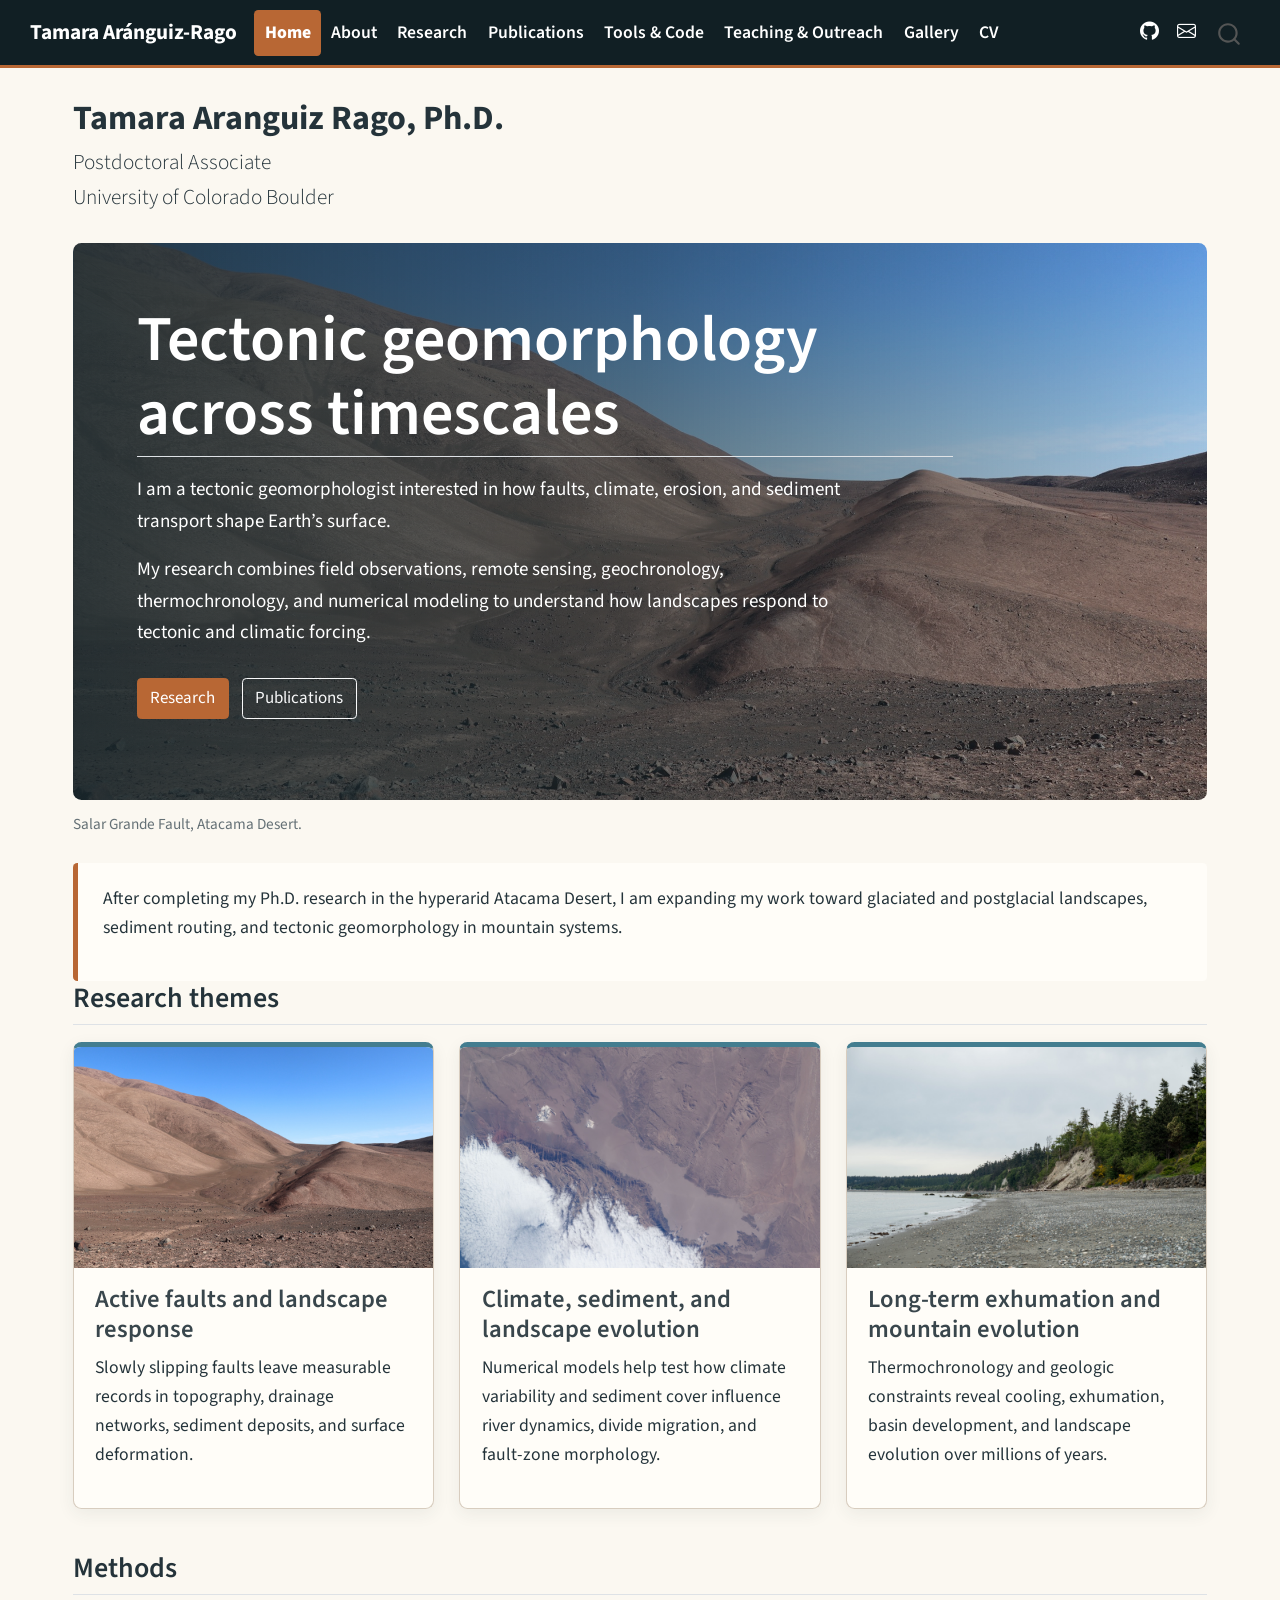
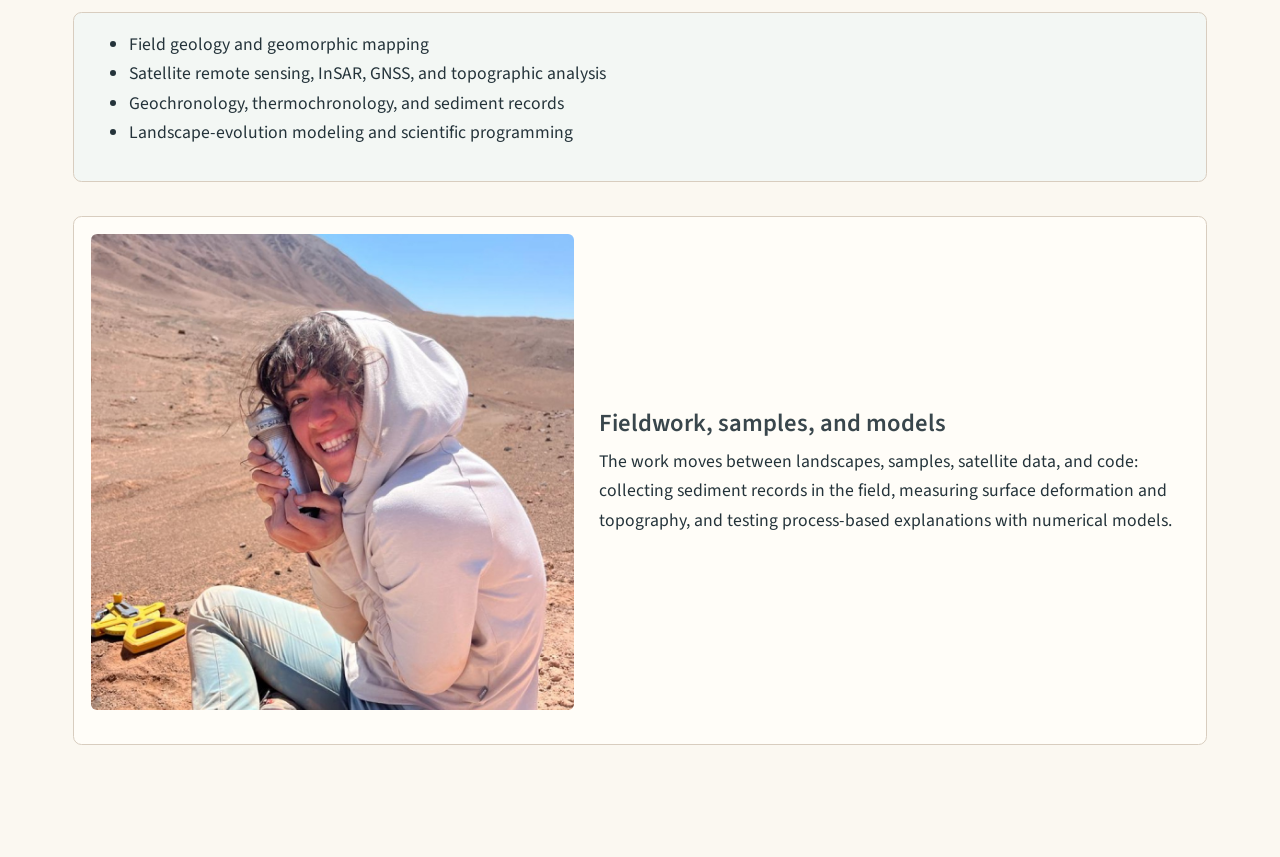
<file: docs/index.html>
<!DOCTYPE html>
<html xmlns="http://www.w3.org/1999/xhtml" lang="en" xml:lang="en"><head>

<meta charset="utf-8">
<meta name="generator" content="quarto-1.9.38">

<meta name="viewport" content="width=device-width, initial-scale=1.0, user-scalable=yes">


<title>Tamara Aranguiz Rago, Ph.D.</title>
<style>
/* Default styles provided by pandoc.
** See https://pandoc.org/MANUAL.html#variables-for-html for config info.
*/
code{white-space: pre-wrap;}
span.smallcaps{font-variant: small-caps;}
div.columns{display: flex; gap: min(4vw, 1.5em);}
div.column{flex: auto; overflow-x: auto;}
div.hanging-indent{margin-left: 1.5em; text-indent: -1.5em;}
ul.task-list{list-style: none;}
ul.task-list li input[type="checkbox"] {
  width: 0.8em;
  margin: 0 0.8em 0.2em -1em; /* quarto-specific, see https://github.com/quarto-dev/quarto-cli/issues/4556 */ 
  vertical-align: middle;
}
</style>


<script src="site_libs/quarto-nav/quarto-nav.js"></script>
<script src="site_libs/quarto-nav/headroom.min.js"></script>
<script src="site_libs/clipboard/clipboard.min.js"></script>
<script src="site_libs/quarto-search/autocomplete.umd.js"></script>
<script src="site_libs/quarto-search/fuse.min.js"></script>
<script src="site_libs/quarto-search/quarto-search.js"></script>
<meta name="quarto:offset" content="./">
<script src="site_libs/quarto-html/quarto.js" type="module"></script>
<script src="site_libs/quarto-html/tabsets/tabsets.js" type="module"></script>
<script src="site_libs/quarto-html/popper.min.js"></script>
<script src="site_libs/quarto-html/tippy.umd.min.js"></script>
<script src="site_libs/quarto-html/anchor.min.js"></script>
<link href="site_libs/quarto-html/tippy.css" rel="stylesheet">
<link href="site_libs/quarto-html/quarto-syntax-highlighting-15634bcf2e68342d4ad2dfa704d543f6.css" rel="stylesheet" id="quarto-text-highlighting-styles">
<script src="site_libs/bootstrap/bootstrap.min.js"></script>
<link href="site_libs/bootstrap/bootstrap-icons.css" rel="stylesheet">
<link href="site_libs/bootstrap/bootstrap-158031087360bce0ff56dc785ce39e06.min.css" rel="stylesheet" append-hash="true" id="quarto-bootstrap" data-mode="light">
<script id="quarto-search-options" type="application/json">{
  "location": "navbar",
  "copy-button": false,
  "collapse-after": 3,
  "panel-placement": "end",
  "type": "overlay",
  "limit": 50,
  "keyboard-shortcut": [
    "f",
    "/",
    "s"
  ],
  "show-item-context": false,
  "language": {
    "search-no-results-text": "No results",
    "search-matching-documents-text": "matching documents",
    "search-copy-link-title": "Copy link to search",
    "search-hide-matches-text": "Hide additional matches",
    "search-more-match-text": "more match in this document",
    "search-more-matches-text": "more matches in this document",
    "search-clear-button-title": "Clear",
    "search-text-placeholder": "",
    "search-detached-cancel-button-title": "Cancel",
    "search-submit-button-title": "Submit",
    "search-label": "Search"
  }
}</script>


<link rel="stylesheet" href="styles.css">
</head>

<body class="nav-fixed quarto-light">

<div id="quarto-search-results"></div>
  <header id="quarto-header" class="headroom fixed-top">
    <nav class="navbar navbar-expand-lg " data-bs-theme="dark">
      <div class="navbar-container container-fluid">
      <div class="navbar-brand-container mx-auto">
    <a class="navbar-brand" href="./index.html">
    <span class="navbar-title">Tamara Aránguiz-Rago</span>
    </a>
  </div>
            <div id="quarto-search" class="" title="Search"></div>
          <button class="navbar-toggler" type="button" data-bs-toggle="collapse" data-bs-target="#navbarCollapse" aria-controls="navbarCollapse" role="menu" aria-expanded="false" aria-label="Toggle navigation" onclick="if (window.quartoToggleHeadroom) { window.quartoToggleHeadroom(); }">
  <span class="navbar-toggler-icon"></span>
</button>
          <div class="collapse navbar-collapse" id="navbarCollapse">
            <ul class="navbar-nav navbar-nav-scroll me-auto">
  <li class="nav-item">
    <a class="nav-link active" href="./index.html" aria-current="page"> 
<span class="menu-text">Home</span></a>
  </li>  
  <li class="nav-item">
    <a class="nav-link" href="./about.html"> 
<span class="menu-text">About</span></a>
  </li>  
  <li class="nav-item">
    <a class="nav-link" href="./research.html"> 
<span class="menu-text">Research</span></a>
  </li>  
  <li class="nav-item">
    <a class="nav-link" href="./publications.html"> 
<span class="menu-text">Publications</span></a>
  </li>  
  <li class="nav-item">
    <a class="nav-link" href="./tools.html"> 
<span class="menu-text">Tools &amp; Code</span></a>
  </li>  
  <li class="nav-item">
    <a class="nav-link" href="./teaching-outreach.html"> 
<span class="menu-text">Teaching &amp; Outreach</span></a>
  </li>  
  <li class="nav-item">
    <a class="nav-link" href="./gallery.html"> 
<span class="menu-text">Gallery</span></a>
  </li>  
  <li class="nav-item">
    <a class="nav-link" href="./cv.html"> 
<span class="menu-text">CV</span></a>
  </li>  
</ul>
            <ul class="navbar-nav navbar-nav-scroll ms-auto">
  <li class="nav-item compact">
    <a class="nav-link" href="https://github.com/taranguiz"> <i class="bi bi-github" role="img" aria-label="GitHub">
</i> 
<span class="menu-text"></span></a>
  </li>  
  <li class="nav-item compact">
    <a class="nav-link" href="mailto:tarangui@uw.edu"> <i class="bi bi-envelope" role="img" aria-label="Email">
</i> 
<span class="menu-text"></span></a>
  </li>  
</ul>
          </div> <!-- /navcollapse -->
            <div class="quarto-navbar-tools">
</div>
      </div> <!-- /container-fluid -->
    </nav>
</header>
<!-- content -->
<div id="quarto-content" class="quarto-container page-columns page-rows-contents page-layout-full page-navbar">
<!-- sidebar -->
<!-- margin-sidebar -->
    
<!-- main -->
<main class="content column-page" id="quarto-document-content">

<header id="title-block-header" class="quarto-title-block default">
<div class="quarto-title">
<h1 class="title">Tamara Aranguiz Rago, Ph.D.</h1>
<p class="subtitle lead">Postdoctoral Associate<br>University of Colorado Boulder</p>
</div>



<div class="quarto-title-meta column-page">

    
  
    
  </div>
  


</header>


<div class="home-hero">
<section id="tectonic-geomorphology-across-timescales" class="level2 hero-copy">
<h2 class="anchored" data-anchor-id="tectonic-geomorphology-across-timescales">Tectonic geomorphology across timescales</h2>
<p>I am a tectonic geomorphologist interested in how faults, climate, erosion, and sediment transport shape Earth’s surface.</p>
<p>My research combines field observations, remote sensing, geochronology, thermochronology, and numerical modeling to understand how landscapes respond to tectonic and climatic forcing.</p>
<p><a href="./research.html" class="btn btn-primary">Research</a> <a href="./publications.html" class="btn btn-outline-light">Publications</a></p>
</section>
</div>
<div class="caption">
<p>Salar Grande Fault, Atacama Desert.</p>
</div>
<div class="intro-strip">
<p>After completing my Ph.D.&nbsp;research in the hyperarid Atacama Desert, I am expanding my work toward glaciated and postglacial landscapes, sediment routing, and tectonic geomorphology in mountain systems.</p>
</div>
<section id="research-themes" class="level2">
<h2 class="anchored" data-anchor-id="research-themes">Research themes</h2>
<div class="grid">
<div class="g-col-12 g-col-md-4">
<div class="research-card">
<p><img src="assets/img/web/salar_grande_fault.jpg" class="card-image img-fluid" alt="Hyperarid landscape along the Salar Grande Fault in northern Chile"></p>
<section id="active-faults-and-landscape-response" class="level3">
<h3 class="anchored" data-anchor-id="active-faults-and-landscape-response">Active faults and landscape response</h3>
<p>Slowly slipping faults leave measurable records in topography, drainage networks, sediment deposits, and surface deformation.</p>
</section>
</div>
</div>
<div class="g-col-12 g-col-md-4">
<div class="research-card">
<p><img src="assets/img/web/sat_image_salar_grande.jpg" class="card-image img-fluid" alt="Satellite view of the Salar Grande region"></p>
<section id="climate-sediment-and-landscape-evolution" class="level3">
<h3 class="anchored" data-anchor-id="climate-sediment-and-landscape-evolution">Climate, sediment, and landscape evolution</h3>
<p>Numerical models help test how climate variability and sediment cover influence river dynamics, divide migration, and fault-zone morphology.</p>
</section>
</div>
</div>
<div class="g-col-12 g-col-md-4">
<div class="research-card">
<p><img src="assets/img/web/whidbey_landslides.jpg" class="card-image img-fluid" alt="Coastal bluffs and landslide deposits on Whidbey Island"></p>
<section id="long-term-exhumation-and-mountain-evolution" class="level3">
<h3 class="anchored" data-anchor-id="long-term-exhumation-and-mountain-evolution">Long-term exhumation and mountain evolution</h3>
<p>Thermochronology and geologic constraints reveal cooling, exhumation, basin development, and landscape evolution over millions of years.</p>
</section>
</div>
</div>
</div>
</section>
<section id="methods" class="level2">
<h2 class="anchored" data-anchor-id="methods">Methods</h2>
<div class="method-list">
<ul>
<li>Field geology and geomorphic mapping</li>
<li>Satellite remote sensing, InSAR, GNSS, and topographic analysis</li>
<li>Geochronology, thermochronology, and sediment records</li>
<li>Landscape-evolution modeling and scientific programming</li>
</ul>
</div>
<div class="feature-row">
<div class="feature-image">
<p><img src="assets/img/web/osl_salar_grande_2023.jpg" class="img-fluid" alt="Tamara holding an OSL sample tube during fieldwork in the Atacama Desert"></p>
</div>
<section id="fieldwork-samples-and-models" class="level3 feature-copy">
<h3 class="anchored" data-anchor-id="fieldwork-samples-and-models">Fieldwork, samples, and models</h3>
<p>The work moves between landscapes, samples, satellite data, and code: collecting sediment records in the field, measuring surface deformation and topography, and testing process-based explanations with numerical models.</p>
</section>
</div>


</section>

</main> <!-- /main -->
<script id="quarto-html-after-body" type="application/javascript">
  window.document.addEventListener("DOMContentLoaded", function (event) {
    const icon = "";
    const anchorJS = new window.AnchorJS();
    anchorJS.options = {
      placement: 'right',
      icon: icon
    };
    anchorJS.add('.anchored');
    const isCodeAnnotation = (el) => {
      for (const clz of el.classList) {
        if (clz.startsWith('code-annotation-')) {                     
          return true;
        }
      }
      return false;
    }
    const onCopySuccess = function(e) {
      // button target
      const button = e.trigger;
      // don't keep focus
      button.blur();
      // flash "checked"
      button.classList.add('code-copy-button-checked');
      var currentTitle = button.getAttribute("title");
      button.setAttribute("title", "Copied!");
      let tooltip;
      if (window.bootstrap) {
        button.setAttribute("data-bs-toggle", "tooltip");
        button.setAttribute("data-bs-placement", "left");
        button.setAttribute("data-bs-title", "Copied!");
        tooltip = new bootstrap.Tooltip(button, 
          { trigger: "manual", 
            customClass: "code-copy-button-tooltip",
            offset: [0, -8]});
        tooltip.show();    
      }
      setTimeout(function() {
        if (tooltip) {
          tooltip.hide();
          button.removeAttribute("data-bs-title");
          button.removeAttribute("data-bs-toggle");
          button.removeAttribute("data-bs-placement");
        }
        button.setAttribute("title", currentTitle);
        button.classList.remove('code-copy-button-checked');
      }, 1000);
      // clear code selection
      e.clearSelection();
    }
    const getTextToCopy = function(trigger) {
      const outerScaffold = trigger.parentElement.cloneNode(true);
      const codeEl = outerScaffold.querySelector('code');
      for (const childEl of codeEl.children) {
        if (isCodeAnnotation(childEl)) {
          childEl.remove();
        }
      }
      return codeEl.innerText;
    }
    const clipboard = new window.ClipboardJS('.code-copy-button:not([data-in-quarto-modal])', {
      text: getTextToCopy
    });
    clipboard.on('success', onCopySuccess);
    if (window.document.getElementById('quarto-embedded-source-code-modal')) {
      const clipboardModal = new window.ClipboardJS('.code-copy-button[data-in-quarto-modal]', {
        text: getTextToCopy,
        container: window.document.getElementById('quarto-embedded-source-code-modal')
      });
      clipboardModal.on('success', onCopySuccess);
    }
      var localhostRegex = new RegExp(/^(?:http|https):\/\/localhost\:?[0-9]*\//);
      var mailtoRegex = new RegExp(/^mailto:/);
        var filterRegex = new RegExp('/' + window.location.host + '/');
      var isInternal = (href) => {
          return filterRegex.test(href) || localhostRegex.test(href) || mailtoRegex.test(href);
      }
      // Inspect non-navigation links and adorn them if external
     var links = window.document.querySelectorAll('a[href]:not(.nav-link):not(.navbar-brand):not(.toc-action):not(.sidebar-link):not(.sidebar-item-toggle):not(.pagination-link):not(.no-external):not([aria-hidden]):not(.dropdown-item):not(.quarto-navigation-tool):not(.about-link)');
      for (var i=0; i<links.length; i++) {
        const link = links[i];
        if (!isInternal(link.href)) {
          // undo the damage that might have been done by quarto-nav.js in the case of
          // links that we want to consider external
          if (link.dataset.originalHref !== undefined) {
            link.href = link.dataset.originalHref;
          }
        }
      }
    function tippyHover(el, contentFn, onTriggerFn, onUntriggerFn) {
      const config = {
        allowHTML: true,
        maxWidth: 500,
        delay: 100,
        arrow: false,
        appendTo: function(el) {
            return el.parentElement;
        },
        interactive: true,
        interactiveBorder: 10,
        theme: 'quarto',
        placement: 'bottom-start',
      };
      if (contentFn) {
        config.content = contentFn;
      }
      if (onTriggerFn) {
        config.onTrigger = onTriggerFn;
      }
      if (onUntriggerFn) {
        config.onUntrigger = onUntriggerFn;
      }
      window.tippy(el, config); 
    }
    const noterefs = window.document.querySelectorAll('a[role="doc-noteref"]');
    for (var i=0; i<noterefs.length; i++) {
      const ref = noterefs[i];
      tippyHover(ref, function() {
        // use id or data attribute instead here
        let href = ref.getAttribute('data-footnote-href') || ref.getAttribute('href');
        try { href = new URL(href).hash; } catch {}
        const id = href.replace(/^#\/?/, "");
        const note = window.document.getElementById(id);
        if (note) {
          return note.innerHTML;
        } else {
          return "";
        }
      });
    }
    const xrefs = window.document.querySelectorAll('a.quarto-xref');
    const processXRef = (id, note) => {
      // Strip column container classes
      const stripColumnClz = (el) => {
        el.classList.remove("page-full", "page-columns");
        if (el.children) {
          for (const child of el.children) {
            stripColumnClz(child);
          }
        }
      }
      stripColumnClz(note)
      if (id === null || id.startsWith('sec-')) {
        // Special case sections, only their first couple elements
        const container = document.createElement("div");
        if (note.children && note.children.length > 2) {
          container.appendChild(note.children[0].cloneNode(true));
          for (let i = 1; i < note.children.length; i++) {
            const child = note.children[i];
            if (child.tagName === "P" && child.innerText === "") {
              continue;
            } else {
              container.appendChild(child.cloneNode(true));
              break;
            }
          }
          if (window.Quarto?.typesetMath) {
            window.Quarto.typesetMath(container);
          }
          return container.innerHTML
        } else {
          if (window.Quarto?.typesetMath) {
            window.Quarto.typesetMath(note);
          }
          return note.innerHTML;
        }
      } else {
        // Remove any anchor links if they are present
        const anchorLink = note.querySelector('a.anchorjs-link');
        if (anchorLink) {
          anchorLink.remove();
        }
        if (window.Quarto?.typesetMath) {
          window.Quarto.typesetMath(note);
        }
        if (note.classList.contains("callout")) {
          return note.outerHTML;
        } else {
          return note.innerHTML;
        }
      }
    }
    for (var i=0; i<xrefs.length; i++) {
      const xref = xrefs[i];
      tippyHover(xref, undefined, function(instance) {
        instance.disable();
        let url = xref.getAttribute('href');
        let hash = undefined; 
        if (url.startsWith('#')) {
          hash = url;
        } else {
          try { hash = new URL(url).hash; } catch {}
        }
        if (hash) {
          const id = hash.replace(/^#\/?/, "");
          const note = window.document.getElementById(id);
          if (note !== null) {
            try {
              const html = processXRef(id, note.cloneNode(true));
              instance.setContent(html);
            } finally {
              instance.enable();
              instance.show();
            }
          } else {
            // See if we can fetch this
            fetch(url.split('#')[0])
            .then(res => res.text())
            .then(html => {
              const parser = new DOMParser();
              const htmlDoc = parser.parseFromString(html, "text/html");
              const note = htmlDoc.getElementById(id);
              if (note !== null) {
                const html = processXRef(id, note);
                instance.setContent(html);
              } 
            }).finally(() => {
              instance.enable();
              instance.show();
            });
          }
        } else {
          // See if we can fetch a full url (with no hash to target)
          // This is a special case and we should probably do some content thinning / targeting
          fetch(url)
          .then(res => res.text())
          .then(html => {
            const parser = new DOMParser();
            const htmlDoc = parser.parseFromString(html, "text/html");
            const note = htmlDoc.querySelector('main.content');
            if (note !== null) {
              // This should only happen for chapter cross references
              // (since there is no id in the URL)
              // remove the first header
              if (note.children.length > 0 && note.children[0].tagName === "HEADER") {
                note.children[0].remove();
              }
              const html = processXRef(null, note);
              instance.setContent(html);
            } 
          }).finally(() => {
            instance.enable();
            instance.show();
          });
        }
      }, function(instance) {
      });
    }
        let selectedAnnoteEl;
        const selectorForAnnotation = ( cell, annotation) => {
          let cellAttr = 'data-code-cell="' + cell + '"';
          let lineAttr = 'data-code-annotation="' +  annotation + '"';
          const selector = 'span[' + cellAttr + '][' + lineAttr + ']';
          return selector;
        }
        const selectCodeLines = (annoteEl) => {
          const doc = window.document;
          const targetCell = annoteEl.getAttribute("data-target-cell");
          const targetAnnotation = annoteEl.getAttribute("data-target-annotation");
          const annoteSpan = window.document.querySelector(selectorForAnnotation(targetCell, targetAnnotation));
          const lines = annoteSpan.getAttribute("data-code-lines").split(",");
          const lineIds = lines.map((line) => {
            return targetCell + "-" + line;
          })
          let top = null;
          let height = null;
          let parent = null;
          if (lineIds.length > 0) {
              //compute the position of the single el (top and bottom and make a div)
              const el = window.document.getElementById(lineIds[0]);
              top = el.offsetTop;
              height = el.offsetHeight;
              parent = el.parentElement.parentElement;
            if (lineIds.length > 1) {
              const lastEl = window.document.getElementById(lineIds[lineIds.length - 1]);
              const bottom = lastEl.offsetTop + lastEl.offsetHeight;
              height = bottom - top;
            }
            if (top !== null && height !== null && parent !== null) {
              // cook up a div (if necessary) and position it 
              let div = window.document.getElementById("code-annotation-line-highlight");
              if (div === null) {
                div = window.document.createElement("div");
                div.setAttribute("id", "code-annotation-line-highlight");
                div.style.position = 'absolute';
                parent.appendChild(div);
              }
              div.style.top = top - 2 + "px";
              div.style.height = height + 4 + "px";
              div.style.left = 0;
              let gutterDiv = window.document.getElementById("code-annotation-line-highlight-gutter");
              if (gutterDiv === null) {
                gutterDiv = window.document.createElement("div");
                gutterDiv.setAttribute("id", "code-annotation-line-highlight-gutter");
                gutterDiv.style.position = 'absolute';
                const codeCell = window.document.getElementById(targetCell);
                const gutter = codeCell.querySelector('.code-annotation-gutter');
                gutter.appendChild(gutterDiv);
              }
              gutterDiv.style.top = top - 2 + "px";
              gutterDiv.style.height = height + 4 + "px";
            }
            selectedAnnoteEl = annoteEl;
          }
        };
        const unselectCodeLines = () => {
          const elementsIds = ["code-annotation-line-highlight", "code-annotation-line-highlight-gutter"];
          elementsIds.forEach((elId) => {
            const div = window.document.getElementById(elId);
            if (div) {
              div.remove();
            }
          });
          selectedAnnoteEl = undefined;
        };
          // Handle positioning of the toggle
      window.addEventListener(
        "resize",
        throttle(() => {
          elRect = undefined;
          if (selectedAnnoteEl) {
            selectCodeLines(selectedAnnoteEl);
          }
        }, 10)
      );
      function throttle(fn, ms) {
      let throttle = false;
      let timer;
        return (...args) => {
          if(!throttle) { // first call gets through
              fn.apply(this, args);
              throttle = true;
          } else { // all the others get throttled
              if(timer) clearTimeout(timer); // cancel #2
              timer = setTimeout(() => {
                fn.apply(this, args);
                timer = throttle = false;
              }, ms);
          }
        };
      }
        // Attach click handler to the DT
        const annoteDls = window.document.querySelectorAll('dt[data-target-cell]');
        for (const annoteDlNode of annoteDls) {
          annoteDlNode.addEventListener('click', (event) => {
            const clickedEl = event.target;
            if (clickedEl !== selectedAnnoteEl) {
              unselectCodeLines();
              const activeEl = window.document.querySelector('dt[data-target-cell].code-annotation-active');
              if (activeEl) {
                activeEl.classList.remove('code-annotation-active');
              }
              selectCodeLines(clickedEl);
              clickedEl.classList.add('code-annotation-active');
            } else {
              // Unselect the line
              unselectCodeLines();
              clickedEl.classList.remove('code-annotation-active');
            }
          });
        }
    const findCites = (el) => {
      const parentEl = el.parentElement;
      if (parentEl) {
        const cites = parentEl.dataset.cites;
        if (cites) {
          return {
            el,
            cites: cites.split(' ')
          };
        } else {
          return findCites(el.parentElement)
        }
      } else {
        return undefined;
      }
    };
    var bibliorefs = window.document.querySelectorAll('a[role="doc-biblioref"]');
    for (var i=0; i<bibliorefs.length; i++) {
      const ref = bibliorefs[i];
      const citeInfo = findCites(ref);
      if (citeInfo) {
        tippyHover(citeInfo.el, function() {
          var popup = window.document.createElement('div');
          citeInfo.cites.forEach(function(cite) {
            var citeDiv = window.document.createElement('div');
            citeDiv.classList.add('hanging-indent');
            citeDiv.classList.add('csl-entry');
            var biblioDiv = window.document.getElementById('ref-' + cite);
            if (biblioDiv) {
              citeDiv.innerHTML = biblioDiv.innerHTML;
            }
            popup.appendChild(citeDiv);
          });
          return popup.innerHTML;
        });
      }
    }
  });
  </script>
</div> <!-- /content -->




</body></html>
</file>
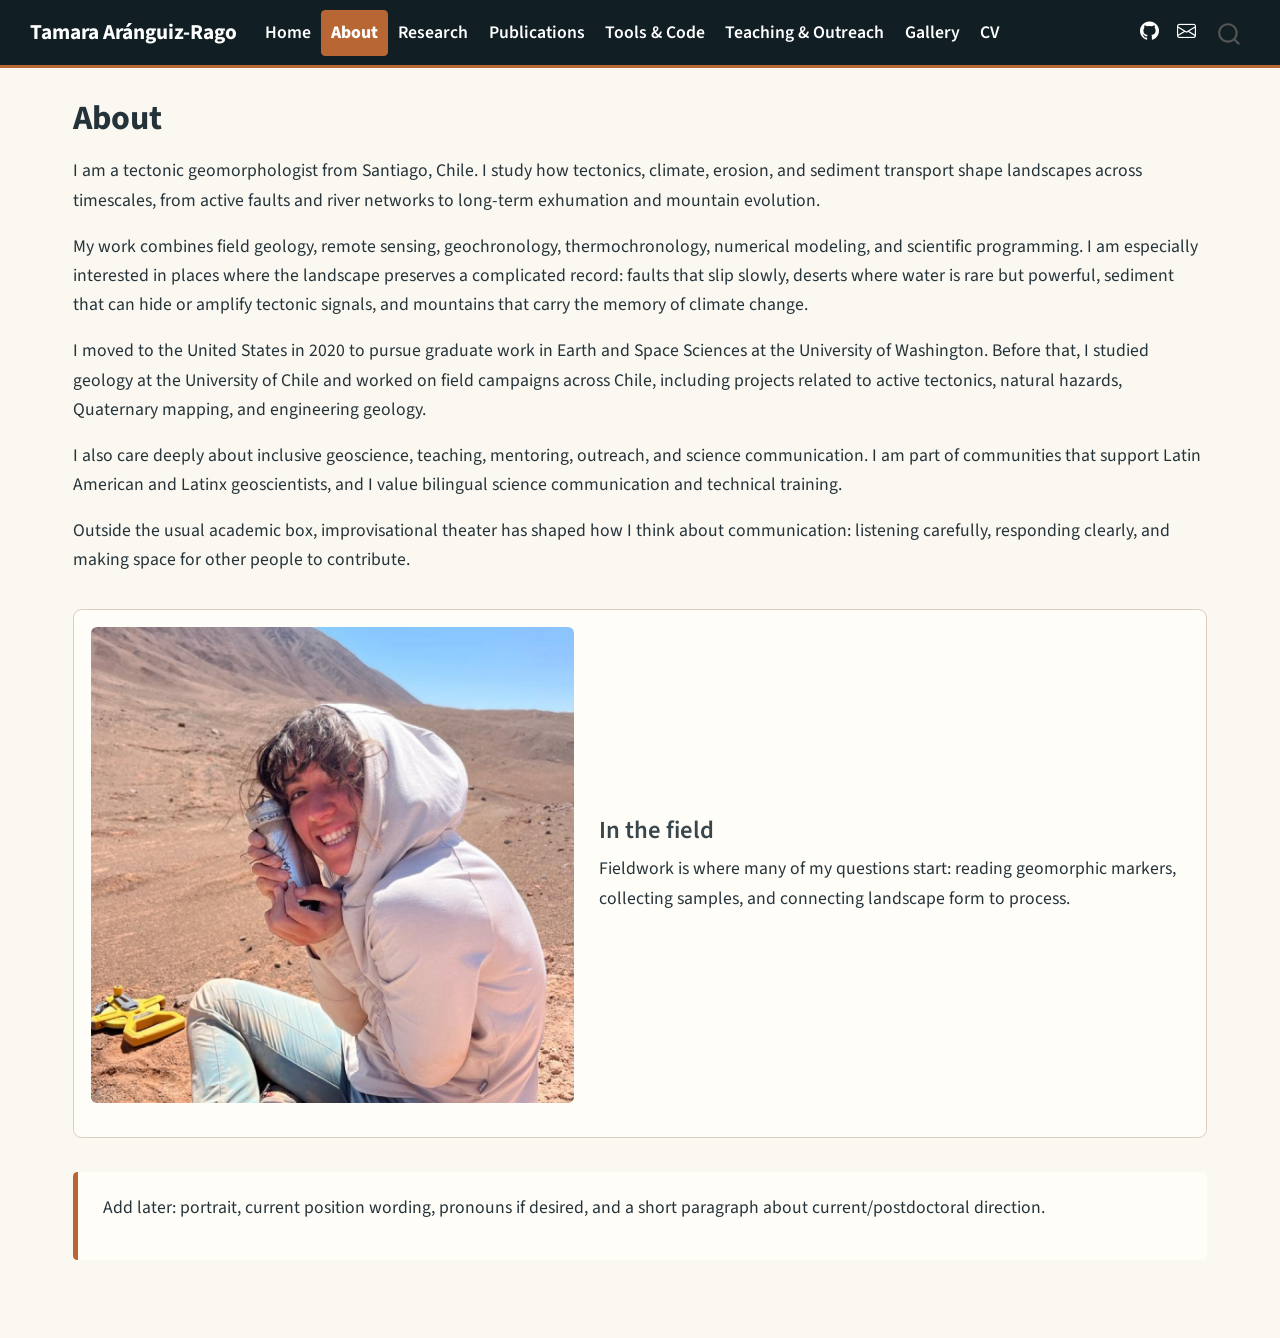
<file: docs/about.html>
<!DOCTYPE html>
<html xmlns="http://www.w3.org/1999/xhtml" lang="en" xml:lang="en"><head>

<meta charset="utf-8">
<meta name="generator" content="quarto-1.9.38">

<meta name="viewport" content="width=device-width, initial-scale=1.0, user-scalable=yes">


<title>About – Tamara Aránguiz-Rago</title>
<style>
/* Default styles provided by pandoc.
** See https://pandoc.org/MANUAL.html#variables-for-html for config info.
*/
code{white-space: pre-wrap;}
span.smallcaps{font-variant: small-caps;}
div.columns{display: flex; gap: min(4vw, 1.5em);}
div.column{flex: auto; overflow-x: auto;}
div.hanging-indent{margin-left: 1.5em; text-indent: -1.5em;}
ul.task-list{list-style: none;}
ul.task-list li input[type="checkbox"] {
  width: 0.8em;
  margin: 0 0.8em 0.2em -1em; /* quarto-specific, see https://github.com/quarto-dev/quarto-cli/issues/4556 */ 
  vertical-align: middle;
}
</style>


<script src="site_libs/quarto-nav/quarto-nav.js"></script>
<script src="site_libs/quarto-nav/headroom.min.js"></script>
<script src="site_libs/clipboard/clipboard.min.js"></script>
<script src="site_libs/quarto-search/autocomplete.umd.js"></script>
<script src="site_libs/quarto-search/fuse.min.js"></script>
<script src="site_libs/quarto-search/quarto-search.js"></script>
<meta name="quarto:offset" content="./">
<script src="site_libs/quarto-html/quarto.js" type="module"></script>
<script src="site_libs/quarto-html/tabsets/tabsets.js" type="module"></script>
<script src="site_libs/quarto-html/popper.min.js"></script>
<script src="site_libs/quarto-html/tippy.umd.min.js"></script>
<script src="site_libs/quarto-html/anchor.min.js"></script>
<link href="site_libs/quarto-html/tippy.css" rel="stylesheet">
<link href="site_libs/quarto-html/quarto-syntax-highlighting-15634bcf2e68342d4ad2dfa704d543f6.css" rel="stylesheet" id="quarto-text-highlighting-styles">
<script src="site_libs/bootstrap/bootstrap.min.js"></script>
<link href="site_libs/bootstrap/bootstrap-icons.css" rel="stylesheet">
<link href="site_libs/bootstrap/bootstrap-158031087360bce0ff56dc785ce39e06.min.css" rel="stylesheet" append-hash="true" id="quarto-bootstrap" data-mode="light">
<script id="quarto-search-options" type="application/json">{
  "location": "navbar",
  "copy-button": false,
  "collapse-after": 3,
  "panel-placement": "end",
  "type": "overlay",
  "limit": 50,
  "keyboard-shortcut": [
    "f",
    "/",
    "s"
  ],
  "show-item-context": false,
  "language": {
    "search-no-results-text": "No results",
    "search-matching-documents-text": "matching documents",
    "search-copy-link-title": "Copy link to search",
    "search-hide-matches-text": "Hide additional matches",
    "search-more-match-text": "more match in this document",
    "search-more-matches-text": "more matches in this document",
    "search-clear-button-title": "Clear",
    "search-text-placeholder": "",
    "search-detached-cancel-button-title": "Cancel",
    "search-submit-button-title": "Submit",
    "search-label": "Search"
  }
}</script>


<link rel="stylesheet" href="styles.css">
</head>

<body class="nav-fixed quarto-light">

<div id="quarto-search-results"></div>
  <header id="quarto-header" class="headroom fixed-top">
    <nav class="navbar navbar-expand-lg " data-bs-theme="dark">
      <div class="navbar-container container-fluid">
      <div class="navbar-brand-container mx-auto">
    <a class="navbar-brand" href="./index.html">
    <span class="navbar-title">Tamara Aránguiz-Rago</span>
    </a>
  </div>
            <div id="quarto-search" class="" title="Search"></div>
          <button class="navbar-toggler" type="button" data-bs-toggle="collapse" data-bs-target="#navbarCollapse" aria-controls="navbarCollapse" role="menu" aria-expanded="false" aria-label="Toggle navigation" onclick="if (window.quartoToggleHeadroom) { window.quartoToggleHeadroom(); }">
  <span class="navbar-toggler-icon"></span>
</button>
          <div class="collapse navbar-collapse" id="navbarCollapse">
            <ul class="navbar-nav navbar-nav-scroll me-auto">
  <li class="nav-item">
    <a class="nav-link" href="./index.html"> 
<span class="menu-text">Home</span></a>
  </li>  
  <li class="nav-item">
    <a class="nav-link active" href="./about.html" aria-current="page"> 
<span class="menu-text">About</span></a>
  </li>  
  <li class="nav-item">
    <a class="nav-link" href="./research.html"> 
<span class="menu-text">Research</span></a>
  </li>  
  <li class="nav-item">
    <a class="nav-link" href="./publications.html"> 
<span class="menu-text">Publications</span></a>
  </li>  
  <li class="nav-item">
    <a class="nav-link" href="./tools.html"> 
<span class="menu-text">Tools &amp; Code</span></a>
  </li>  
  <li class="nav-item">
    <a class="nav-link" href="./teaching-outreach.html"> 
<span class="menu-text">Teaching &amp; Outreach</span></a>
  </li>  
  <li class="nav-item">
    <a class="nav-link" href="./gallery.html"> 
<span class="menu-text">Gallery</span></a>
  </li>  
  <li class="nav-item">
    <a class="nav-link" href="./cv.html"> 
<span class="menu-text">CV</span></a>
  </li>  
</ul>
            <ul class="navbar-nav navbar-nav-scroll ms-auto">
  <li class="nav-item compact">
    <a class="nav-link" href="https://github.com/taranguiz"> <i class="bi bi-github" role="img" aria-label="GitHub">
</i> 
<span class="menu-text"></span></a>
  </li>  
  <li class="nav-item compact">
    <a class="nav-link" href="mailto:tarangui@uw.edu"> <i class="bi bi-envelope" role="img" aria-label="Email">
</i> 
<span class="menu-text"></span></a>
  </li>  
</ul>
          </div> <!-- /navcollapse -->
            <div class="quarto-navbar-tools">
</div>
      </div> <!-- /container-fluid -->
    </nav>
</header>
<!-- content -->
<div id="quarto-content" class="quarto-container page-columns page-rows-contents page-layout-full page-navbar">
<!-- sidebar -->
<!-- margin-sidebar -->
    <div id="quarto-margin-sidebar" class="sidebar margin-sidebar zindex-bottom">
        
    </div>
<!-- main -->
<main class="content column-page" id="quarto-document-content">

<header id="title-block-header" class="quarto-title-block default">
<div class="quarto-title">
<h1 class="title">About</h1>
</div>



<div class="quarto-title-meta column-page">

    
  
    
  </div>
  


</header>


<p>I am a tectonic geomorphologist from Santiago, Chile. I study how tectonics, climate, erosion, and sediment transport shape landscapes across timescales, from active faults and river networks to long-term exhumation and mountain evolution.</p>
<p>My work combines field geology, remote sensing, geochronology, thermochronology, numerical modeling, and scientific programming. I am especially interested in places where the landscape preserves a complicated record: faults that slip slowly, deserts where water is rare but powerful, sediment that can hide or amplify tectonic signals, and mountains that carry the memory of climate change.</p>
<p>I moved to the United States in 2020 to pursue graduate work in Earth and Space Sciences at the University of Washington. Before that, I studied geology at the University of Chile and worked on field campaigns across Chile, including projects related to active tectonics, natural hazards, Quaternary mapping, and engineering geology.</p>
<p>I also care deeply about inclusive geoscience, teaching, mentoring, outreach, and science communication. I am part of communities that support Latin American and Latinx geoscientists, and I value bilingual science communication and technical training.</p>
<p>Outside the usual academic box, improvisational theater has shaped how I think about communication: listening carefully, responding clearly, and making space for other people to contribute.</p>
<div class="feature-row">
<div class="feature-image">
<p><img src="assets/img/web/osl_salar_grande_2023.jpg" class="img-fluid" alt="Tamara holding an OSL sample tube during fieldwork in the Atacama Desert"></p>
</div>
<section id="in-the-field" class="level3 feature-copy">
<h3 class="anchored" data-anchor-id="in-the-field">In the field</h3>
<p>Fieldwork is where many of my questions start: reading geomorphic markers, collecting samples, and connecting landscape form to process.</p>
</section>
</div>
<div class="note-box">
<p>Add later: portrait, current position wording, pronouns if desired, and a short paragraph about current/postdoctoral direction.</p>
</div>



</main> <!-- /main -->
<script id="quarto-html-after-body" type="application/javascript">
  window.document.addEventListener("DOMContentLoaded", function (event) {
    const icon = "";
    const anchorJS = new window.AnchorJS();
    anchorJS.options = {
      placement: 'right',
      icon: icon
    };
    anchorJS.add('.anchored');
    const isCodeAnnotation = (el) => {
      for (const clz of el.classList) {
        if (clz.startsWith('code-annotation-')) {                     
          return true;
        }
      }
      return false;
    }
    const onCopySuccess = function(e) {
      // button target
      const button = e.trigger;
      // don't keep focus
      button.blur();
      // flash "checked"
      button.classList.add('code-copy-button-checked');
      var currentTitle = button.getAttribute("title");
      button.setAttribute("title", "Copied!");
      let tooltip;
      if (window.bootstrap) {
        button.setAttribute("data-bs-toggle", "tooltip");
        button.setAttribute("data-bs-placement", "left");
        button.setAttribute("data-bs-title", "Copied!");
        tooltip = new bootstrap.Tooltip(button, 
          { trigger: "manual", 
            customClass: "code-copy-button-tooltip",
            offset: [0, -8]});
        tooltip.show();    
      }
      setTimeout(function() {
        if (tooltip) {
          tooltip.hide();
          button.removeAttribute("data-bs-title");
          button.removeAttribute("data-bs-toggle");
          button.removeAttribute("data-bs-placement");
        }
        button.setAttribute("title", currentTitle);
        button.classList.remove('code-copy-button-checked');
      }, 1000);
      // clear code selection
      e.clearSelection();
    }
    const getTextToCopy = function(trigger) {
      const outerScaffold = trigger.parentElement.cloneNode(true);
      const codeEl = outerScaffold.querySelector('code');
      for (const childEl of codeEl.children) {
        if (isCodeAnnotation(childEl)) {
          childEl.remove();
        }
      }
      return codeEl.innerText;
    }
    const clipboard = new window.ClipboardJS('.code-copy-button:not([data-in-quarto-modal])', {
      text: getTextToCopy
    });
    clipboard.on('success', onCopySuccess);
    if (window.document.getElementById('quarto-embedded-source-code-modal')) {
      const clipboardModal = new window.ClipboardJS('.code-copy-button[data-in-quarto-modal]', {
        text: getTextToCopy,
        container: window.document.getElementById('quarto-embedded-source-code-modal')
      });
      clipboardModal.on('success', onCopySuccess);
    }
      var localhostRegex = new RegExp(/^(?:http|https):\/\/localhost\:?[0-9]*\//);
      var mailtoRegex = new RegExp(/^mailto:/);
        var filterRegex = new RegExp('/' + window.location.host + '/');
      var isInternal = (href) => {
          return filterRegex.test(href) || localhostRegex.test(href) || mailtoRegex.test(href);
      }
      // Inspect non-navigation links and adorn them if external
     var links = window.document.querySelectorAll('a[href]:not(.nav-link):not(.navbar-brand):not(.toc-action):not(.sidebar-link):not(.sidebar-item-toggle):not(.pagination-link):not(.no-external):not([aria-hidden]):not(.dropdown-item):not(.quarto-navigation-tool):not(.about-link)');
      for (var i=0; i<links.length; i++) {
        const link = links[i];
        if (!isInternal(link.href)) {
          // undo the damage that might have been done by quarto-nav.js in the case of
          // links that we want to consider external
          if (link.dataset.originalHref !== undefined) {
            link.href = link.dataset.originalHref;
          }
        }
      }
    function tippyHover(el, contentFn, onTriggerFn, onUntriggerFn) {
      const config = {
        allowHTML: true,
        maxWidth: 500,
        delay: 100,
        arrow: false,
        appendTo: function(el) {
            return el.parentElement;
        },
        interactive: true,
        interactiveBorder: 10,
        theme: 'quarto',
        placement: 'bottom-start',
      };
      if (contentFn) {
        config.content = contentFn;
      }
      if (onTriggerFn) {
        config.onTrigger = onTriggerFn;
      }
      if (onUntriggerFn) {
        config.onUntrigger = onUntriggerFn;
      }
      window.tippy(el, config); 
    }
    const noterefs = window.document.querySelectorAll('a[role="doc-noteref"]');
    for (var i=0; i<noterefs.length; i++) {
      const ref = noterefs[i];
      tippyHover(ref, function() {
        // use id or data attribute instead here
        let href = ref.getAttribute('data-footnote-href') || ref.getAttribute('href');
        try { href = new URL(href).hash; } catch {}
        const id = href.replace(/^#\/?/, "");
        const note = window.document.getElementById(id);
        if (note) {
          return note.innerHTML;
        } else {
          return "";
        }
      });
    }
    const xrefs = window.document.querySelectorAll('a.quarto-xref');
    const processXRef = (id, note) => {
      // Strip column container classes
      const stripColumnClz = (el) => {
        el.classList.remove("page-full", "page-columns");
        if (el.children) {
          for (const child of el.children) {
            stripColumnClz(child);
          }
        }
      }
      stripColumnClz(note)
      if (id === null || id.startsWith('sec-')) {
        // Special case sections, only their first couple elements
        const container = document.createElement("div");
        if (note.children && note.children.length > 2) {
          container.appendChild(note.children[0].cloneNode(true));
          for (let i = 1; i < note.children.length; i++) {
            const child = note.children[i];
            if (child.tagName === "P" && child.innerText === "") {
              continue;
            } else {
              container.appendChild(child.cloneNode(true));
              break;
            }
          }
          if (window.Quarto?.typesetMath) {
            window.Quarto.typesetMath(container);
          }
          return container.innerHTML
        } else {
          if (window.Quarto?.typesetMath) {
            window.Quarto.typesetMath(note);
          }
          return note.innerHTML;
        }
      } else {
        // Remove any anchor links if they are present
        const anchorLink = note.querySelector('a.anchorjs-link');
        if (anchorLink) {
          anchorLink.remove();
        }
        if (window.Quarto?.typesetMath) {
          window.Quarto.typesetMath(note);
        }
        if (note.classList.contains("callout")) {
          return note.outerHTML;
        } else {
          return note.innerHTML;
        }
      }
    }
    for (var i=0; i<xrefs.length; i++) {
      const xref = xrefs[i];
      tippyHover(xref, undefined, function(instance) {
        instance.disable();
        let url = xref.getAttribute('href');
        let hash = undefined; 
        if (url.startsWith('#')) {
          hash = url;
        } else {
          try { hash = new URL(url).hash; } catch {}
        }
        if (hash) {
          const id = hash.replace(/^#\/?/, "");
          const note = window.document.getElementById(id);
          if (note !== null) {
            try {
              const html = processXRef(id, note.cloneNode(true));
              instance.setContent(html);
            } finally {
              instance.enable();
              instance.show();
            }
          } else {
            // See if we can fetch this
            fetch(url.split('#')[0])
            .then(res => res.text())
            .then(html => {
              const parser = new DOMParser();
              const htmlDoc = parser.parseFromString(html, "text/html");
              const note = htmlDoc.getElementById(id);
              if (note !== null) {
                const html = processXRef(id, note);
                instance.setContent(html);
              } 
            }).finally(() => {
              instance.enable();
              instance.show();
            });
          }
        } else {
          // See if we can fetch a full url (with no hash to target)
          // This is a special case and we should probably do some content thinning / targeting
          fetch(url)
          .then(res => res.text())
          .then(html => {
            const parser = new DOMParser();
            const htmlDoc = parser.parseFromString(html, "text/html");
            const note = htmlDoc.querySelector('main.content');
            if (note !== null) {
              // This should only happen for chapter cross references
              // (since there is no id in the URL)
              // remove the first header
              if (note.children.length > 0 && note.children[0].tagName === "HEADER") {
                note.children[0].remove();
              }
              const html = processXRef(null, note);
              instance.setContent(html);
            } 
          }).finally(() => {
            instance.enable();
            instance.show();
          });
        }
      }, function(instance) {
      });
    }
        let selectedAnnoteEl;
        const selectorForAnnotation = ( cell, annotation) => {
          let cellAttr = 'data-code-cell="' + cell + '"';
          let lineAttr = 'data-code-annotation="' +  annotation + '"';
          const selector = 'span[' + cellAttr + '][' + lineAttr + ']';
          return selector;
        }
        const selectCodeLines = (annoteEl) => {
          const doc = window.document;
          const targetCell = annoteEl.getAttribute("data-target-cell");
          const targetAnnotation = annoteEl.getAttribute("data-target-annotation");
          const annoteSpan = window.document.querySelector(selectorForAnnotation(targetCell, targetAnnotation));
          const lines = annoteSpan.getAttribute("data-code-lines").split(",");
          const lineIds = lines.map((line) => {
            return targetCell + "-" + line;
          })
          let top = null;
          let height = null;
          let parent = null;
          if (lineIds.length > 0) {
              //compute the position of the single el (top and bottom and make a div)
              const el = window.document.getElementById(lineIds[0]);
              top = el.offsetTop;
              height = el.offsetHeight;
              parent = el.parentElement.parentElement;
            if (lineIds.length > 1) {
              const lastEl = window.document.getElementById(lineIds[lineIds.length - 1]);
              const bottom = lastEl.offsetTop + lastEl.offsetHeight;
              height = bottom - top;
            }
            if (top !== null && height !== null && parent !== null) {
              // cook up a div (if necessary) and position it 
              let div = window.document.getElementById("code-annotation-line-highlight");
              if (div === null) {
                div = window.document.createElement("div");
                div.setAttribute("id", "code-annotation-line-highlight");
                div.style.position = 'absolute';
                parent.appendChild(div);
              }
              div.style.top = top - 2 + "px";
              div.style.height = height + 4 + "px";
              div.style.left = 0;
              let gutterDiv = window.document.getElementById("code-annotation-line-highlight-gutter");
              if (gutterDiv === null) {
                gutterDiv = window.document.createElement("div");
                gutterDiv.setAttribute("id", "code-annotation-line-highlight-gutter");
                gutterDiv.style.position = 'absolute';
                const codeCell = window.document.getElementById(targetCell);
                const gutter = codeCell.querySelector('.code-annotation-gutter');
                gutter.appendChild(gutterDiv);
              }
              gutterDiv.style.top = top - 2 + "px";
              gutterDiv.style.height = height + 4 + "px";
            }
            selectedAnnoteEl = annoteEl;
          }
        };
        const unselectCodeLines = () => {
          const elementsIds = ["code-annotation-line-highlight", "code-annotation-line-highlight-gutter"];
          elementsIds.forEach((elId) => {
            const div = window.document.getElementById(elId);
            if (div) {
              div.remove();
            }
          });
          selectedAnnoteEl = undefined;
        };
          // Handle positioning of the toggle
      window.addEventListener(
        "resize",
        throttle(() => {
          elRect = undefined;
          if (selectedAnnoteEl) {
            selectCodeLines(selectedAnnoteEl);
          }
        }, 10)
      );
      function throttle(fn, ms) {
      let throttle = false;
      let timer;
        return (...args) => {
          if(!throttle) { // first call gets through
              fn.apply(this, args);
              throttle = true;
          } else { // all the others get throttled
              if(timer) clearTimeout(timer); // cancel #2
              timer = setTimeout(() => {
                fn.apply(this, args);
                timer = throttle = false;
              }, ms);
          }
        };
      }
        // Attach click handler to the DT
        const annoteDls = window.document.querySelectorAll('dt[data-target-cell]');
        for (const annoteDlNode of annoteDls) {
          annoteDlNode.addEventListener('click', (event) => {
            const clickedEl = event.target;
            if (clickedEl !== selectedAnnoteEl) {
              unselectCodeLines();
              const activeEl = window.document.querySelector('dt[data-target-cell].code-annotation-active');
              if (activeEl) {
                activeEl.classList.remove('code-annotation-active');
              }
              selectCodeLines(clickedEl);
              clickedEl.classList.add('code-annotation-active');
            } else {
              // Unselect the line
              unselectCodeLines();
              clickedEl.classList.remove('code-annotation-active');
            }
          });
        }
    const findCites = (el) => {
      const parentEl = el.parentElement;
      if (parentEl) {
        const cites = parentEl.dataset.cites;
        if (cites) {
          return {
            el,
            cites: cites.split(' ')
          };
        } else {
          return findCites(el.parentElement)
        }
      } else {
        return undefined;
      }
    };
    var bibliorefs = window.document.querySelectorAll('a[role="doc-biblioref"]');
    for (var i=0; i<bibliorefs.length; i++) {
      const ref = bibliorefs[i];
      const citeInfo = findCites(ref);
      if (citeInfo) {
        tippyHover(citeInfo.el, function() {
          var popup = window.document.createElement('div');
          citeInfo.cites.forEach(function(cite) {
            var citeDiv = window.document.createElement('div');
            citeDiv.classList.add('hanging-indent');
            citeDiv.classList.add('csl-entry');
            var biblioDiv = window.document.getElementById('ref-' + cite);
            if (biblioDiv) {
              citeDiv.innerHTML = biblioDiv.innerHTML;
            }
            popup.appendChild(citeDiv);
          });
          return popup.innerHTML;
        });
      }
    }
  });
  </script>
</div> <!-- /content -->




</body></html>
</file>
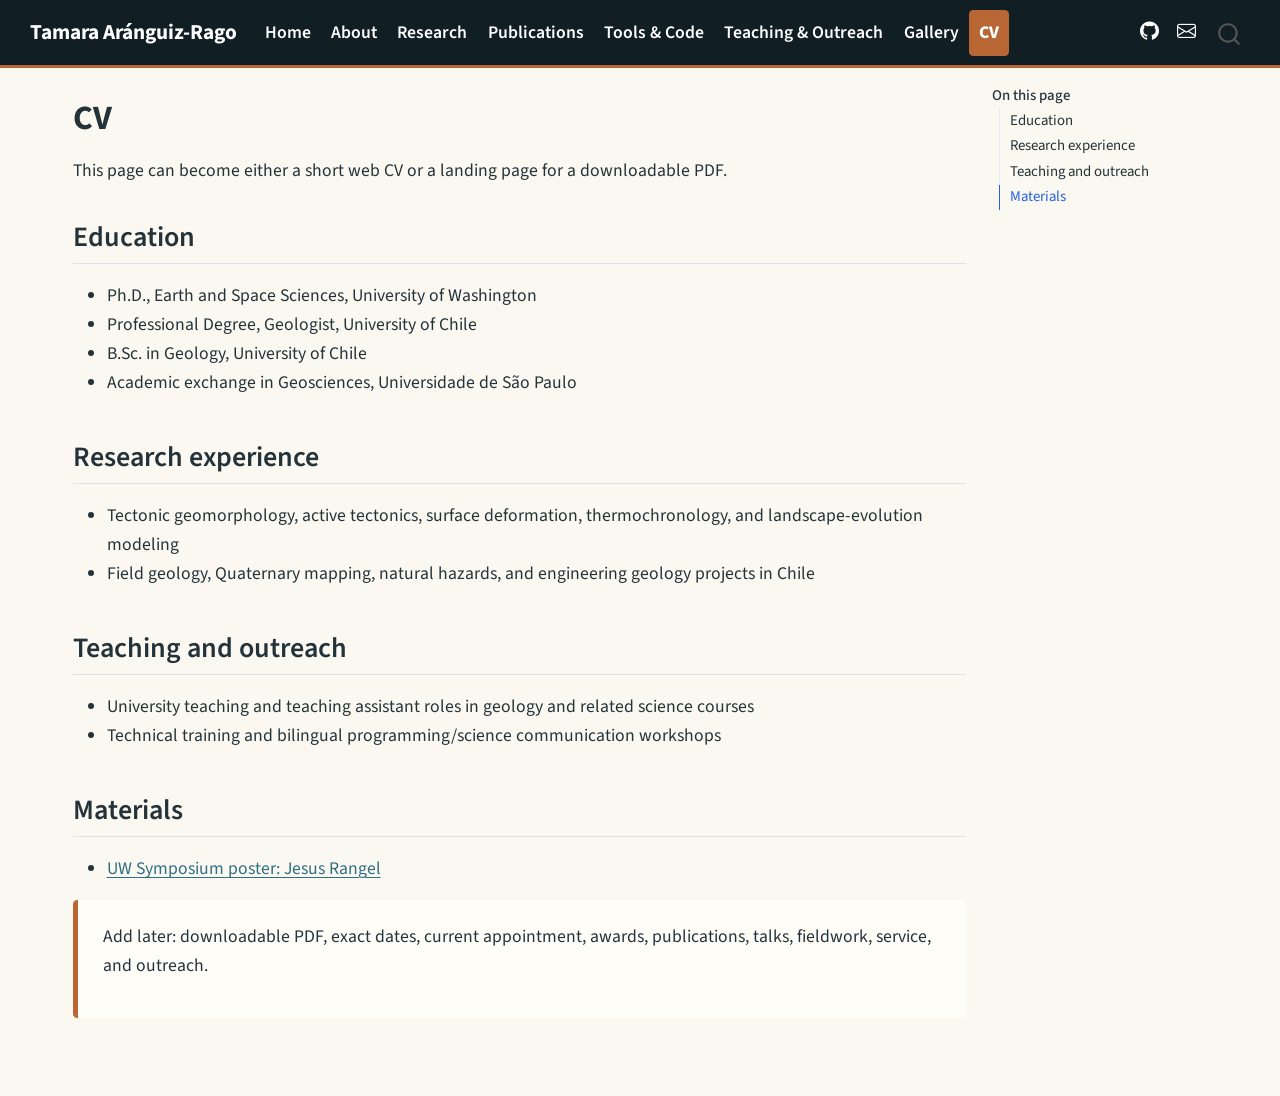
<file: docs/cv.html>
<!DOCTYPE html>
<html xmlns="http://www.w3.org/1999/xhtml" lang="en" xml:lang="en"><head>

<meta charset="utf-8">
<meta name="generator" content="quarto-1.9.38">

<meta name="viewport" content="width=device-width, initial-scale=1.0, user-scalable=yes">


<title>CV – Tamara Aránguiz-Rago</title>
<style>
/* Default styles provided by pandoc.
** See https://pandoc.org/MANUAL.html#variables-for-html for config info.
*/
code{white-space: pre-wrap;}
span.smallcaps{font-variant: small-caps;}
div.columns{display: flex; gap: min(4vw, 1.5em);}
div.column{flex: auto; overflow-x: auto;}
div.hanging-indent{margin-left: 1.5em; text-indent: -1.5em;}
ul.task-list{list-style: none;}
ul.task-list li input[type="checkbox"] {
  width: 0.8em;
  margin: 0 0.8em 0.2em -1em; /* quarto-specific, see https://github.com/quarto-dev/quarto-cli/issues/4556 */ 
  vertical-align: middle;
}
</style>


<script src="site_libs/quarto-nav/quarto-nav.js"></script>
<script src="site_libs/quarto-nav/headroom.min.js"></script>
<script src="site_libs/clipboard/clipboard.min.js"></script>
<script src="site_libs/quarto-search/autocomplete.umd.js"></script>
<script src="site_libs/quarto-search/fuse.min.js"></script>
<script src="site_libs/quarto-search/quarto-search.js"></script>
<meta name="quarto:offset" content="./">
<script src="site_libs/quarto-html/quarto.js" type="module"></script>
<script src="site_libs/quarto-html/tabsets/tabsets.js" type="module"></script>
<script src="site_libs/quarto-html/popper.min.js"></script>
<script src="site_libs/quarto-html/tippy.umd.min.js"></script>
<script src="site_libs/quarto-html/anchor.min.js"></script>
<link href="site_libs/quarto-html/tippy.css" rel="stylesheet">
<link href="site_libs/quarto-html/quarto-syntax-highlighting-15634bcf2e68342d4ad2dfa704d543f6.css" rel="stylesheet" id="quarto-text-highlighting-styles">
<script src="site_libs/bootstrap/bootstrap.min.js"></script>
<link href="site_libs/bootstrap/bootstrap-icons.css" rel="stylesheet">
<link href="site_libs/bootstrap/bootstrap-158031087360bce0ff56dc785ce39e06.min.css" rel="stylesheet" append-hash="true" id="quarto-bootstrap" data-mode="light">
<script id="quarto-search-options" type="application/json">{
  "location": "navbar",
  "copy-button": false,
  "collapse-after": 3,
  "panel-placement": "end",
  "type": "overlay",
  "limit": 50,
  "keyboard-shortcut": [
    "f",
    "/",
    "s"
  ],
  "show-item-context": false,
  "language": {
    "search-no-results-text": "No results",
    "search-matching-documents-text": "matching documents",
    "search-copy-link-title": "Copy link to search",
    "search-hide-matches-text": "Hide additional matches",
    "search-more-match-text": "more match in this document",
    "search-more-matches-text": "more matches in this document",
    "search-clear-button-title": "Clear",
    "search-text-placeholder": "",
    "search-detached-cancel-button-title": "Cancel",
    "search-submit-button-title": "Submit",
    "search-label": "Search"
  }
}</script>


<link rel="stylesheet" href="styles.css">
</head>

<body class="nav-fixed quarto-light">

<div id="quarto-search-results"></div>
  <header id="quarto-header" class="headroom fixed-top">
    <nav class="navbar navbar-expand-lg " data-bs-theme="dark">
      <div class="navbar-container container-fluid">
      <div class="navbar-brand-container mx-auto">
    <a class="navbar-brand" href="./index.html">
    <span class="navbar-title">Tamara Aránguiz-Rago</span>
    </a>
  </div>
            <div id="quarto-search" class="" title="Search"></div>
          <button class="navbar-toggler" type="button" data-bs-toggle="collapse" data-bs-target="#navbarCollapse" aria-controls="navbarCollapse" role="menu" aria-expanded="false" aria-label="Toggle navigation" onclick="if (window.quartoToggleHeadroom) { window.quartoToggleHeadroom(); }">
  <span class="navbar-toggler-icon"></span>
</button>
          <div class="collapse navbar-collapse" id="navbarCollapse">
            <ul class="navbar-nav navbar-nav-scroll me-auto">
  <li class="nav-item">
    <a class="nav-link" href="./index.html"> 
<span class="menu-text">Home</span></a>
  </li>  
  <li class="nav-item">
    <a class="nav-link" href="./about.html"> 
<span class="menu-text">About</span></a>
  </li>  
  <li class="nav-item">
    <a class="nav-link" href="./research.html"> 
<span class="menu-text">Research</span></a>
  </li>  
  <li class="nav-item">
    <a class="nav-link" href="./publications.html"> 
<span class="menu-text">Publications</span></a>
  </li>  
  <li class="nav-item">
    <a class="nav-link" href="./tools.html"> 
<span class="menu-text">Tools &amp; Code</span></a>
  </li>  
  <li class="nav-item">
    <a class="nav-link" href="./teaching-outreach.html"> 
<span class="menu-text">Teaching &amp; Outreach</span></a>
  </li>  
  <li class="nav-item">
    <a class="nav-link" href="./gallery.html"> 
<span class="menu-text">Gallery</span></a>
  </li>  
  <li class="nav-item">
    <a class="nav-link active" href="./cv.html" aria-current="page"> 
<span class="menu-text">CV</span></a>
  </li>  
</ul>
            <ul class="navbar-nav navbar-nav-scroll ms-auto">
  <li class="nav-item compact">
    <a class="nav-link" href="https://github.com/taranguiz"> <i class="bi bi-github" role="img" aria-label="GitHub">
</i> 
<span class="menu-text"></span></a>
  </li>  
  <li class="nav-item compact">
    <a class="nav-link" href="mailto:tarangui@uw.edu"> <i class="bi bi-envelope" role="img" aria-label="Email">
</i> 
<span class="menu-text"></span></a>
  </li>  
</ul>
          </div> <!-- /navcollapse -->
            <div class="quarto-navbar-tools">
</div>
      </div> <!-- /container-fluid -->
    </nav>
</header>
<!-- content -->
<div id="quarto-content" class="quarto-container page-columns page-rows-contents page-layout-full page-navbar">
<!-- sidebar -->
<!-- margin-sidebar -->
    <div id="quarto-margin-sidebar" class="sidebar margin-sidebar">
        <nav id="TOC" role="doc-toc" class="toc-active">
    <h2 id="toc-title">On this page</h2>
   
  <ul>
  <li><a href="#education" id="toc-education" class="nav-link active" data-scroll-target="#education">Education</a></li>
  <li><a href="#research-experience" id="toc-research-experience" class="nav-link" data-scroll-target="#research-experience">Research experience</a></li>
  <li><a href="#teaching-and-outreach" id="toc-teaching-and-outreach" class="nav-link" data-scroll-target="#teaching-and-outreach">Teaching and outreach</a></li>
  <li><a href="#materials" id="toc-materials" class="nav-link" data-scroll-target="#materials">Materials</a></li>
  </ul>
</nav>
    </div>
<!-- main -->
<main class="content column-page-left" id="quarto-document-content">

<header id="title-block-header" class="quarto-title-block default">
<div class="quarto-title">
<h1 class="title">CV</h1>
</div>



<div class="quarto-title-meta column-page-left">

    
  
    
  </div>
  


</header>


<p>This page can become either a short web CV or a landing page for a downloadable PDF.</p>
<section id="education" class="level2">
<h2 class="anchored" data-anchor-id="education">Education</h2>
<ul>
<li>Ph.D., Earth and Space Sciences, University of Washington</li>
<li>Professional Degree, Geologist, University of Chile</li>
<li>B.Sc. in Geology, University of Chile</li>
<li>Academic exchange in Geosciences, Universidade de São Paulo</li>
</ul>
</section>
<section id="research-experience" class="level2">
<h2 class="anchored" data-anchor-id="research-experience">Research experience</h2>
<ul>
<li>Tectonic geomorphology, active tectonics, surface deformation, thermochronology, and landscape-evolution modeling</li>
<li>Field geology, Quaternary mapping, natural hazards, and engineering geology projects in Chile</li>
</ul>
</section>
<section id="teaching-and-outreach" class="level2">
<h2 class="anchored" data-anchor-id="teaching-and-outreach">Teaching and outreach</h2>
<ul>
<li>University teaching and teaching assistant roles in geology and related science courses</li>
<li>Technical training and bilingual programming/science communication workshops</li>
</ul>
</section>
<section id="materials" class="level2">
<h2 class="anchored" data-anchor-id="materials">Materials</h2>
<ul>
<li><a href="assets/pdf/UW_Symposium_JesusRangel.pdf">UW Symposium poster: Jesus Rangel</a></li>
</ul>
<div class="note-box">
<p>Add later: downloadable PDF, exact dates, current appointment, awards, publications, talks, fieldwork, service, and outreach.</p>
</div>


</section>

</main> <!-- /main -->
<script id="quarto-html-after-body" type="application/javascript">
  window.document.addEventListener("DOMContentLoaded", function (event) {
    const icon = "";
    const anchorJS = new window.AnchorJS();
    anchorJS.options = {
      placement: 'right',
      icon: icon
    };
    anchorJS.add('.anchored');
    const isCodeAnnotation = (el) => {
      for (const clz of el.classList) {
        if (clz.startsWith('code-annotation-')) {                     
          return true;
        }
      }
      return false;
    }
    const onCopySuccess = function(e) {
      // button target
      const button = e.trigger;
      // don't keep focus
      button.blur();
      // flash "checked"
      button.classList.add('code-copy-button-checked');
      var currentTitle = button.getAttribute("title");
      button.setAttribute("title", "Copied!");
      let tooltip;
      if (window.bootstrap) {
        button.setAttribute("data-bs-toggle", "tooltip");
        button.setAttribute("data-bs-placement", "left");
        button.setAttribute("data-bs-title", "Copied!");
        tooltip = new bootstrap.Tooltip(button, 
          { trigger: "manual", 
            customClass: "code-copy-button-tooltip",
            offset: [0, -8]});
        tooltip.show();    
      }
      setTimeout(function() {
        if (tooltip) {
          tooltip.hide();
          button.removeAttribute("data-bs-title");
          button.removeAttribute("data-bs-toggle");
          button.removeAttribute("data-bs-placement");
        }
        button.setAttribute("title", currentTitle);
        button.classList.remove('code-copy-button-checked');
      }, 1000);
      // clear code selection
      e.clearSelection();
    }
    const getTextToCopy = function(trigger) {
      const outerScaffold = trigger.parentElement.cloneNode(true);
      const codeEl = outerScaffold.querySelector('code');
      for (const childEl of codeEl.children) {
        if (isCodeAnnotation(childEl)) {
          childEl.remove();
        }
      }
      return codeEl.innerText;
    }
    const clipboard = new window.ClipboardJS('.code-copy-button:not([data-in-quarto-modal])', {
      text: getTextToCopy
    });
    clipboard.on('success', onCopySuccess);
    if (window.document.getElementById('quarto-embedded-source-code-modal')) {
      const clipboardModal = new window.ClipboardJS('.code-copy-button[data-in-quarto-modal]', {
        text: getTextToCopy,
        container: window.document.getElementById('quarto-embedded-source-code-modal')
      });
      clipboardModal.on('success', onCopySuccess);
    }
      var localhostRegex = new RegExp(/^(?:http|https):\/\/localhost\:?[0-9]*\//);
      var mailtoRegex = new RegExp(/^mailto:/);
        var filterRegex = new RegExp('/' + window.location.host + '/');
      var isInternal = (href) => {
          return filterRegex.test(href) || localhostRegex.test(href) || mailtoRegex.test(href);
      }
      // Inspect non-navigation links and adorn them if external
     var links = window.document.querySelectorAll('a[href]:not(.nav-link):not(.navbar-brand):not(.toc-action):not(.sidebar-link):not(.sidebar-item-toggle):not(.pagination-link):not(.no-external):not([aria-hidden]):not(.dropdown-item):not(.quarto-navigation-tool):not(.about-link)');
      for (var i=0; i<links.length; i++) {
        const link = links[i];
        if (!isInternal(link.href)) {
          // undo the damage that might have been done by quarto-nav.js in the case of
          // links that we want to consider external
          if (link.dataset.originalHref !== undefined) {
            link.href = link.dataset.originalHref;
          }
        }
      }
    function tippyHover(el, contentFn, onTriggerFn, onUntriggerFn) {
      const config = {
        allowHTML: true,
        maxWidth: 500,
        delay: 100,
        arrow: false,
        appendTo: function(el) {
            return el.parentElement;
        },
        interactive: true,
        interactiveBorder: 10,
        theme: 'quarto',
        placement: 'bottom-start',
      };
      if (contentFn) {
        config.content = contentFn;
      }
      if (onTriggerFn) {
        config.onTrigger = onTriggerFn;
      }
      if (onUntriggerFn) {
        config.onUntrigger = onUntriggerFn;
      }
      window.tippy(el, config); 
    }
    const noterefs = window.document.querySelectorAll('a[role="doc-noteref"]');
    for (var i=0; i<noterefs.length; i++) {
      const ref = noterefs[i];
      tippyHover(ref, function() {
        // use id or data attribute instead here
        let href = ref.getAttribute('data-footnote-href') || ref.getAttribute('href');
        try { href = new URL(href).hash; } catch {}
        const id = href.replace(/^#\/?/, "");
        const note = window.document.getElementById(id);
        if (note) {
          return note.innerHTML;
        } else {
          return "";
        }
      });
    }
    const xrefs = window.document.querySelectorAll('a.quarto-xref');
    const processXRef = (id, note) => {
      // Strip column container classes
      const stripColumnClz = (el) => {
        el.classList.remove("page-full", "page-columns");
        if (el.children) {
          for (const child of el.children) {
            stripColumnClz(child);
          }
        }
      }
      stripColumnClz(note)
      if (id === null || id.startsWith('sec-')) {
        // Special case sections, only their first couple elements
        const container = document.createElement("div");
        if (note.children && note.children.length > 2) {
          container.appendChild(note.children[0].cloneNode(true));
          for (let i = 1; i < note.children.length; i++) {
            const child = note.children[i];
            if (child.tagName === "P" && child.innerText === "") {
              continue;
            } else {
              container.appendChild(child.cloneNode(true));
              break;
            }
          }
          if (window.Quarto?.typesetMath) {
            window.Quarto.typesetMath(container);
          }
          return container.innerHTML
        } else {
          if (window.Quarto?.typesetMath) {
            window.Quarto.typesetMath(note);
          }
          return note.innerHTML;
        }
      } else {
        // Remove any anchor links if they are present
        const anchorLink = note.querySelector('a.anchorjs-link');
        if (anchorLink) {
          anchorLink.remove();
        }
        if (window.Quarto?.typesetMath) {
          window.Quarto.typesetMath(note);
        }
        if (note.classList.contains("callout")) {
          return note.outerHTML;
        } else {
          return note.innerHTML;
        }
      }
    }
    for (var i=0; i<xrefs.length; i++) {
      const xref = xrefs[i];
      tippyHover(xref, undefined, function(instance) {
        instance.disable();
        let url = xref.getAttribute('href');
        let hash = undefined; 
        if (url.startsWith('#')) {
          hash = url;
        } else {
          try { hash = new URL(url).hash; } catch {}
        }
        if (hash) {
          const id = hash.replace(/^#\/?/, "");
          const note = window.document.getElementById(id);
          if (note !== null) {
            try {
              const html = processXRef(id, note.cloneNode(true));
              instance.setContent(html);
            } finally {
              instance.enable();
              instance.show();
            }
          } else {
            // See if we can fetch this
            fetch(url.split('#')[0])
            .then(res => res.text())
            .then(html => {
              const parser = new DOMParser();
              const htmlDoc = parser.parseFromString(html, "text/html");
              const note = htmlDoc.getElementById(id);
              if (note !== null) {
                const html = processXRef(id, note);
                instance.setContent(html);
              } 
            }).finally(() => {
              instance.enable();
              instance.show();
            });
          }
        } else {
          // See if we can fetch a full url (with no hash to target)
          // This is a special case and we should probably do some content thinning / targeting
          fetch(url)
          .then(res => res.text())
          .then(html => {
            const parser = new DOMParser();
            const htmlDoc = parser.parseFromString(html, "text/html");
            const note = htmlDoc.querySelector('main.content');
            if (note !== null) {
              // This should only happen for chapter cross references
              // (since there is no id in the URL)
              // remove the first header
              if (note.children.length > 0 && note.children[0].tagName === "HEADER") {
                note.children[0].remove();
              }
              const html = processXRef(null, note);
              instance.setContent(html);
            } 
          }).finally(() => {
            instance.enable();
            instance.show();
          });
        }
      }, function(instance) {
      });
    }
        let selectedAnnoteEl;
        const selectorForAnnotation = ( cell, annotation) => {
          let cellAttr = 'data-code-cell="' + cell + '"';
          let lineAttr = 'data-code-annotation="' +  annotation + '"';
          const selector = 'span[' + cellAttr + '][' + lineAttr + ']';
          return selector;
        }
        const selectCodeLines = (annoteEl) => {
          const doc = window.document;
          const targetCell = annoteEl.getAttribute("data-target-cell");
          const targetAnnotation = annoteEl.getAttribute("data-target-annotation");
          const annoteSpan = window.document.querySelector(selectorForAnnotation(targetCell, targetAnnotation));
          const lines = annoteSpan.getAttribute("data-code-lines").split(",");
          const lineIds = lines.map((line) => {
            return targetCell + "-" + line;
          })
          let top = null;
          let height = null;
          let parent = null;
          if (lineIds.length > 0) {
              //compute the position of the single el (top and bottom and make a div)
              const el = window.document.getElementById(lineIds[0]);
              top = el.offsetTop;
              height = el.offsetHeight;
              parent = el.parentElement.parentElement;
            if (lineIds.length > 1) {
              const lastEl = window.document.getElementById(lineIds[lineIds.length - 1]);
              const bottom = lastEl.offsetTop + lastEl.offsetHeight;
              height = bottom - top;
            }
            if (top !== null && height !== null && parent !== null) {
              // cook up a div (if necessary) and position it 
              let div = window.document.getElementById("code-annotation-line-highlight");
              if (div === null) {
                div = window.document.createElement("div");
                div.setAttribute("id", "code-annotation-line-highlight");
                div.style.position = 'absolute';
                parent.appendChild(div);
              }
              div.style.top = top - 2 + "px";
              div.style.height = height + 4 + "px";
              div.style.left = 0;
              let gutterDiv = window.document.getElementById("code-annotation-line-highlight-gutter");
              if (gutterDiv === null) {
                gutterDiv = window.document.createElement("div");
                gutterDiv.setAttribute("id", "code-annotation-line-highlight-gutter");
                gutterDiv.style.position = 'absolute';
                const codeCell = window.document.getElementById(targetCell);
                const gutter = codeCell.querySelector('.code-annotation-gutter');
                gutter.appendChild(gutterDiv);
              }
              gutterDiv.style.top = top - 2 + "px";
              gutterDiv.style.height = height + 4 + "px";
            }
            selectedAnnoteEl = annoteEl;
          }
        };
        const unselectCodeLines = () => {
          const elementsIds = ["code-annotation-line-highlight", "code-annotation-line-highlight-gutter"];
          elementsIds.forEach((elId) => {
            const div = window.document.getElementById(elId);
            if (div) {
              div.remove();
            }
          });
          selectedAnnoteEl = undefined;
        };
          // Handle positioning of the toggle
      window.addEventListener(
        "resize",
        throttle(() => {
          elRect = undefined;
          if (selectedAnnoteEl) {
            selectCodeLines(selectedAnnoteEl);
          }
        }, 10)
      );
      function throttle(fn, ms) {
      let throttle = false;
      let timer;
        return (...args) => {
          if(!throttle) { // first call gets through
              fn.apply(this, args);
              throttle = true;
          } else { // all the others get throttled
              if(timer) clearTimeout(timer); // cancel #2
              timer = setTimeout(() => {
                fn.apply(this, args);
                timer = throttle = false;
              }, ms);
          }
        };
      }
        // Attach click handler to the DT
        const annoteDls = window.document.querySelectorAll('dt[data-target-cell]');
        for (const annoteDlNode of annoteDls) {
          annoteDlNode.addEventListener('click', (event) => {
            const clickedEl = event.target;
            if (clickedEl !== selectedAnnoteEl) {
              unselectCodeLines();
              const activeEl = window.document.querySelector('dt[data-target-cell].code-annotation-active');
              if (activeEl) {
                activeEl.classList.remove('code-annotation-active');
              }
              selectCodeLines(clickedEl);
              clickedEl.classList.add('code-annotation-active');
            } else {
              // Unselect the line
              unselectCodeLines();
              clickedEl.classList.remove('code-annotation-active');
            }
          });
        }
    const findCites = (el) => {
      const parentEl = el.parentElement;
      if (parentEl) {
        const cites = parentEl.dataset.cites;
        if (cites) {
          return {
            el,
            cites: cites.split(' ')
          };
        } else {
          return findCites(el.parentElement)
        }
      } else {
        return undefined;
      }
    };
    var bibliorefs = window.document.querySelectorAll('a[role="doc-biblioref"]');
    for (var i=0; i<bibliorefs.length; i++) {
      const ref = bibliorefs[i];
      const citeInfo = findCites(ref);
      if (citeInfo) {
        tippyHover(citeInfo.el, function() {
          var popup = window.document.createElement('div');
          citeInfo.cites.forEach(function(cite) {
            var citeDiv = window.document.createElement('div');
            citeDiv.classList.add('hanging-indent');
            citeDiv.classList.add('csl-entry');
            var biblioDiv = window.document.getElementById('ref-' + cite);
            if (biblioDiv) {
              citeDiv.innerHTML = biblioDiv.innerHTML;
            }
            popup.appendChild(citeDiv);
          });
          return popup.innerHTML;
        });
      }
    }
  });
  </script>
</div> <!-- /content -->




</body></html>
</file>
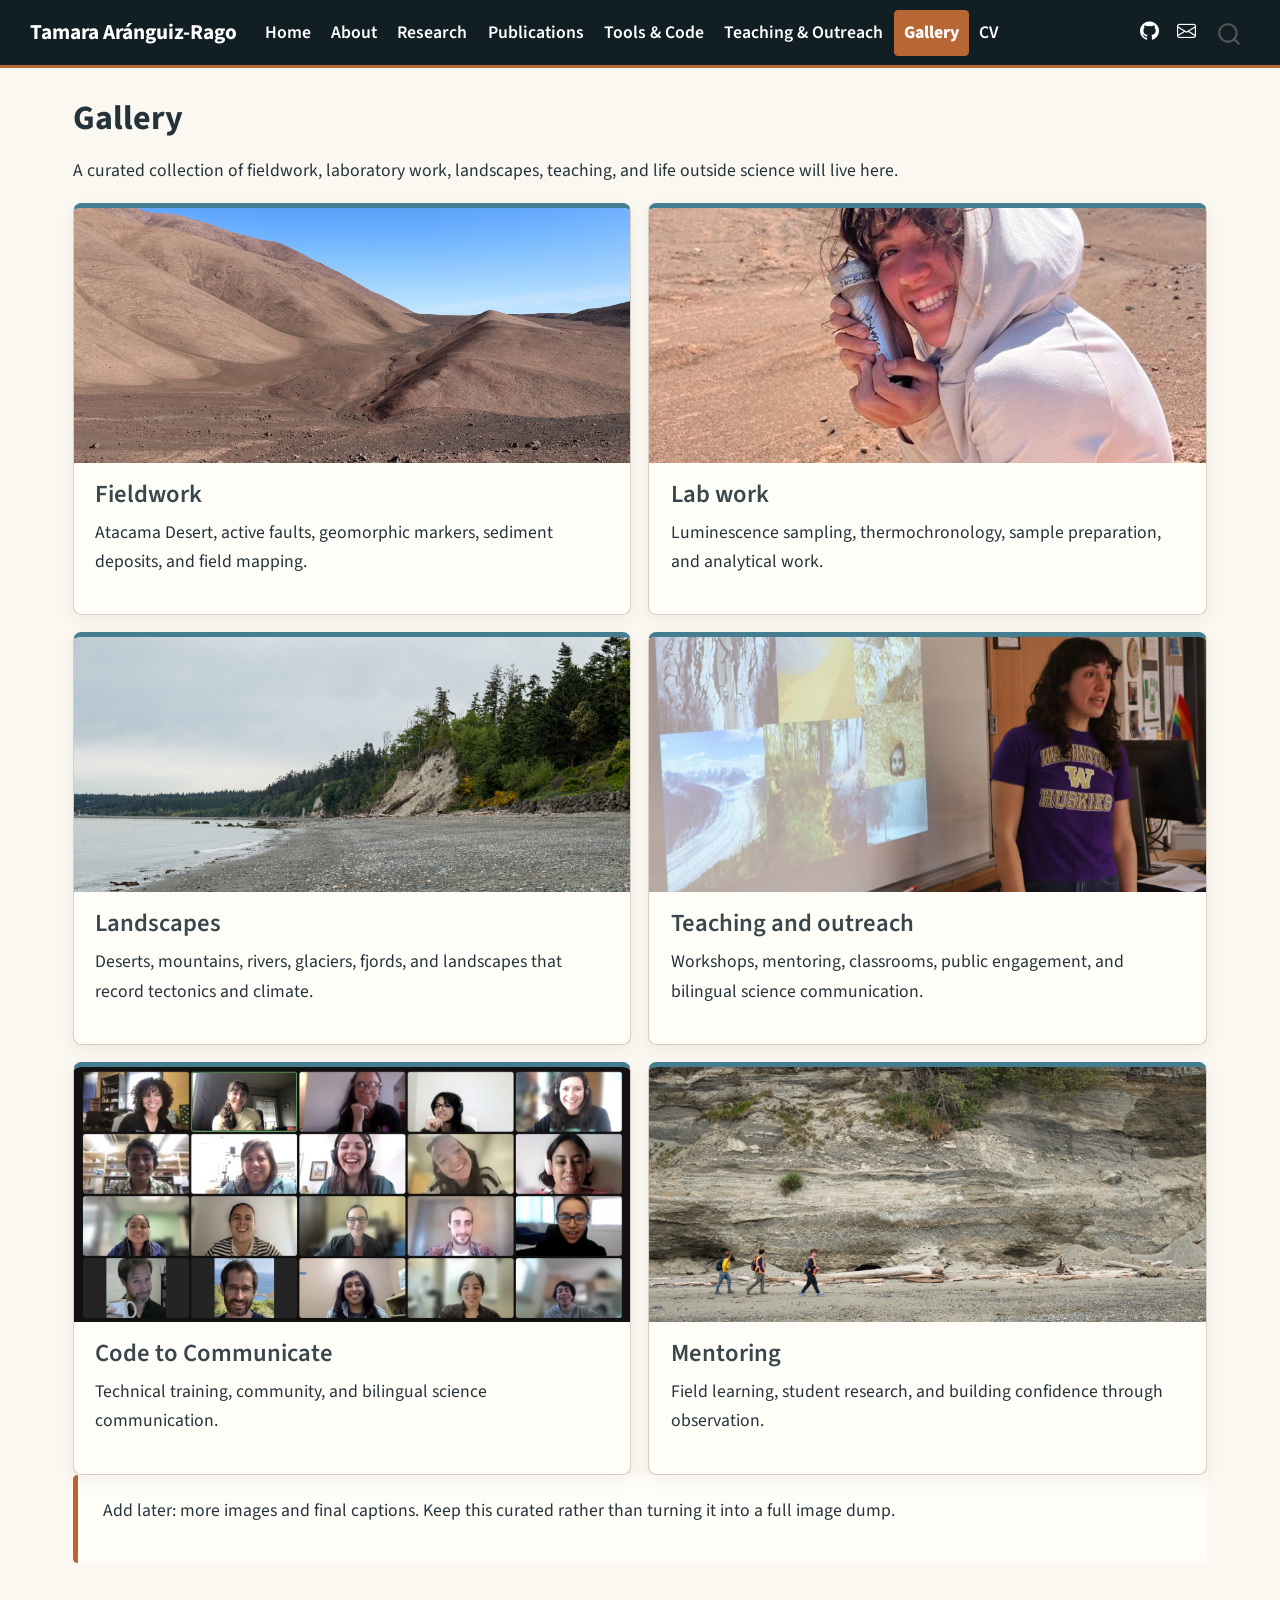
<file: docs/gallery.html>
<!DOCTYPE html>
<html xmlns="http://www.w3.org/1999/xhtml" lang="en" xml:lang="en"><head>

<meta charset="utf-8">
<meta name="generator" content="quarto-1.9.38">

<meta name="viewport" content="width=device-width, initial-scale=1.0, user-scalable=yes">


<title>Gallery – Tamara Aránguiz-Rago</title>
<style>
/* Default styles provided by pandoc.
** See https://pandoc.org/MANUAL.html#variables-for-html for config info.
*/
code{white-space: pre-wrap;}
span.smallcaps{font-variant: small-caps;}
div.columns{display: flex; gap: min(4vw, 1.5em);}
div.column{flex: auto; overflow-x: auto;}
div.hanging-indent{margin-left: 1.5em; text-indent: -1.5em;}
ul.task-list{list-style: none;}
ul.task-list li input[type="checkbox"] {
  width: 0.8em;
  margin: 0 0.8em 0.2em -1em; /* quarto-specific, see https://github.com/quarto-dev/quarto-cli/issues/4556 */ 
  vertical-align: middle;
}
</style>


<script src="site_libs/quarto-nav/quarto-nav.js"></script>
<script src="site_libs/quarto-nav/headroom.min.js"></script>
<script src="site_libs/clipboard/clipboard.min.js"></script>
<script src="site_libs/quarto-search/autocomplete.umd.js"></script>
<script src="site_libs/quarto-search/fuse.min.js"></script>
<script src="site_libs/quarto-search/quarto-search.js"></script>
<meta name="quarto:offset" content="./">
<script src="site_libs/quarto-html/quarto.js" type="module"></script>
<script src="site_libs/quarto-html/tabsets/tabsets.js" type="module"></script>
<script src="site_libs/quarto-html/popper.min.js"></script>
<script src="site_libs/quarto-html/tippy.umd.min.js"></script>
<script src="site_libs/quarto-html/anchor.min.js"></script>
<link href="site_libs/quarto-html/tippy.css" rel="stylesheet">
<link href="site_libs/quarto-html/quarto-syntax-highlighting-15634bcf2e68342d4ad2dfa704d543f6.css" rel="stylesheet" id="quarto-text-highlighting-styles">
<script src="site_libs/bootstrap/bootstrap.min.js"></script>
<link href="site_libs/bootstrap/bootstrap-icons.css" rel="stylesheet">
<link href="site_libs/bootstrap/bootstrap-158031087360bce0ff56dc785ce39e06.min.css" rel="stylesheet" append-hash="true" id="quarto-bootstrap" data-mode="light">
<script id="quarto-search-options" type="application/json">{
  "location": "navbar",
  "copy-button": false,
  "collapse-after": 3,
  "panel-placement": "end",
  "type": "overlay",
  "limit": 50,
  "keyboard-shortcut": [
    "f",
    "/",
    "s"
  ],
  "show-item-context": false,
  "language": {
    "search-no-results-text": "No results",
    "search-matching-documents-text": "matching documents",
    "search-copy-link-title": "Copy link to search",
    "search-hide-matches-text": "Hide additional matches",
    "search-more-match-text": "more match in this document",
    "search-more-matches-text": "more matches in this document",
    "search-clear-button-title": "Clear",
    "search-text-placeholder": "",
    "search-detached-cancel-button-title": "Cancel",
    "search-submit-button-title": "Submit",
    "search-label": "Search"
  }
}</script>


<link rel="stylesheet" href="styles.css">
</head>

<body class="nav-fixed quarto-light">

<div id="quarto-search-results"></div>
  <header id="quarto-header" class="headroom fixed-top">
    <nav class="navbar navbar-expand-lg " data-bs-theme="dark">
      <div class="navbar-container container-fluid">
      <div class="navbar-brand-container mx-auto">
    <a class="navbar-brand" href="./index.html">
    <span class="navbar-title">Tamara Aránguiz-Rago</span>
    </a>
  </div>
            <div id="quarto-search" class="" title="Search"></div>
          <button class="navbar-toggler" type="button" data-bs-toggle="collapse" data-bs-target="#navbarCollapse" aria-controls="navbarCollapse" role="menu" aria-expanded="false" aria-label="Toggle navigation" onclick="if (window.quartoToggleHeadroom) { window.quartoToggleHeadroom(); }">
  <span class="navbar-toggler-icon"></span>
</button>
          <div class="collapse navbar-collapse" id="navbarCollapse">
            <ul class="navbar-nav navbar-nav-scroll me-auto">
  <li class="nav-item">
    <a class="nav-link" href="./index.html"> 
<span class="menu-text">Home</span></a>
  </li>  
  <li class="nav-item">
    <a class="nav-link" href="./about.html"> 
<span class="menu-text">About</span></a>
  </li>  
  <li class="nav-item">
    <a class="nav-link" href="./research.html"> 
<span class="menu-text">Research</span></a>
  </li>  
  <li class="nav-item">
    <a class="nav-link" href="./publications.html"> 
<span class="menu-text">Publications</span></a>
  </li>  
  <li class="nav-item">
    <a class="nav-link" href="./tools.html"> 
<span class="menu-text">Tools &amp; Code</span></a>
  </li>  
  <li class="nav-item">
    <a class="nav-link" href="./teaching-outreach.html"> 
<span class="menu-text">Teaching &amp; Outreach</span></a>
  </li>  
  <li class="nav-item">
    <a class="nav-link active" href="./gallery.html" aria-current="page"> 
<span class="menu-text">Gallery</span></a>
  </li>  
  <li class="nav-item">
    <a class="nav-link" href="./cv.html"> 
<span class="menu-text">CV</span></a>
  </li>  
</ul>
            <ul class="navbar-nav navbar-nav-scroll ms-auto">
  <li class="nav-item compact">
    <a class="nav-link" href="https://github.com/taranguiz"> <i class="bi bi-github" role="img" aria-label="GitHub">
</i> 
<span class="menu-text"></span></a>
  </li>  
  <li class="nav-item compact">
    <a class="nav-link" href="mailto:tarangui@uw.edu"> <i class="bi bi-envelope" role="img" aria-label="Email">
</i> 
<span class="menu-text"></span></a>
  </li>  
</ul>
          </div> <!-- /navcollapse -->
            <div class="quarto-navbar-tools">
</div>
      </div> <!-- /container-fluid -->
    </nav>
</header>
<!-- content -->
<div id="quarto-content" class="quarto-container page-columns page-rows-contents page-layout-full page-navbar">
<!-- sidebar -->
<!-- margin-sidebar -->
    <div id="quarto-margin-sidebar" class="sidebar margin-sidebar zindex-bottom">
        
    </div>
<!-- main -->
<main class="content column-page" id="quarto-document-content">

<header id="title-block-header" class="quarto-title-block default">
<div class="quarto-title">
<h1 class="title">Gallery</h1>
</div>



<div class="quarto-title-meta column-page">

    
  
    
  </div>
  


</header>


<p>A curated collection of fieldwork, laboratory work, landscapes, teaching, and life outside science will live here.</p>
<div class="gallery-grid">
<div class="gallery-placeholder">
<p><img src="assets/img/web/salar_grande_fault.jpg" class="gallery-image img-fluid" alt="Salar Grande Fault landscape"></p>
<section id="fieldwork" class="level3">
<h3 class="anchored" data-anchor-id="fieldwork">Fieldwork</h3>
<p>Atacama Desert, active faults, geomorphic markers, sediment deposits, and field mapping.</p>
</section>
</div>
<div class="gallery-placeholder">
<p><img src="assets/img/web/osl_salar_grande_2023.jpg" class="gallery-image img-fluid" alt="Collecting an OSL sample in the Salar Grande region"></p>
<section id="lab-work" class="level3">
<h3 class="anchored" data-anchor-id="lab-work">Lab work</h3>
<p>Luminescence sampling, thermochronology, sample preparation, and analytical work.</p>
</section>
</div>
<div class="gallery-placeholder">
<p><img src="assets/img/web/whidbey_landslides.jpg" class="gallery-image img-fluid" alt="Coastal bluffs and landslide deposits"></p>
<section id="landscapes" class="level3">
<h3 class="anchored" data-anchor-id="landscapes">Landscapes</h3>
<p>Deserts, mountains, rivers, glaciers, fjords, and landscapes that record tectonics and climate.</p>
</section>
</div>
<div class="gallery-placeholder">
<p><img src="assets/img/web/outreach_seattle_school.jpg" class="gallery-image img-fluid" alt="Teaching geoscience in a classroom"></p>
<section id="teaching-and-outreach" class="level3">
<h3 class="anchored" data-anchor-id="teaching-and-outreach">Teaching and outreach</h3>
<p>Workshops, mentoring, classrooms, public engagement, and bilingual science communication.</p>
</section>
</div>
<div class="gallery-placeholder">
<p><img src="assets/img/web/coco_code_tocommunicate.jpg" class="gallery-image img-fluid" alt="Code to Communicate online workshop"></p>
<section id="code-to-communicate" class="level3">
<h3 class="anchored" data-anchor-id="code-to-communicate">Code to Communicate</h3>
<p>Technical training, community, and bilingual science communication.</p>
</section>
</div>
<div class="gallery-placeholder">
<p><img src="assets/img/web/undergrad_research.jpg" class="gallery-image img-fluid" alt="Field mentoring along coastal bluffs"></p>
<section id="mentoring" class="level3">
<h3 class="anchored" data-anchor-id="mentoring">Mentoring</h3>
<p>Field learning, student research, and building confidence through observation.</p>
</section>
</div>
</div>
<div class="note-box">
<p>Add later: more images and final captions. Keep this curated rather than turning it into a full image dump.</p>
</div>



</main> <!-- /main -->
<script id="quarto-html-after-body" type="application/javascript">
  window.document.addEventListener("DOMContentLoaded", function (event) {
    const icon = "";
    const anchorJS = new window.AnchorJS();
    anchorJS.options = {
      placement: 'right',
      icon: icon
    };
    anchorJS.add('.anchored');
    const isCodeAnnotation = (el) => {
      for (const clz of el.classList) {
        if (clz.startsWith('code-annotation-')) {                     
          return true;
        }
      }
      return false;
    }
    const onCopySuccess = function(e) {
      // button target
      const button = e.trigger;
      // don't keep focus
      button.blur();
      // flash "checked"
      button.classList.add('code-copy-button-checked');
      var currentTitle = button.getAttribute("title");
      button.setAttribute("title", "Copied!");
      let tooltip;
      if (window.bootstrap) {
        button.setAttribute("data-bs-toggle", "tooltip");
        button.setAttribute("data-bs-placement", "left");
        button.setAttribute("data-bs-title", "Copied!");
        tooltip = new bootstrap.Tooltip(button, 
          { trigger: "manual", 
            customClass: "code-copy-button-tooltip",
            offset: [0, -8]});
        tooltip.show();    
      }
      setTimeout(function() {
        if (tooltip) {
          tooltip.hide();
          button.removeAttribute("data-bs-title");
          button.removeAttribute("data-bs-toggle");
          button.removeAttribute("data-bs-placement");
        }
        button.setAttribute("title", currentTitle);
        button.classList.remove('code-copy-button-checked');
      }, 1000);
      // clear code selection
      e.clearSelection();
    }
    const getTextToCopy = function(trigger) {
      const outerScaffold = trigger.parentElement.cloneNode(true);
      const codeEl = outerScaffold.querySelector('code');
      for (const childEl of codeEl.children) {
        if (isCodeAnnotation(childEl)) {
          childEl.remove();
        }
      }
      return codeEl.innerText;
    }
    const clipboard = new window.ClipboardJS('.code-copy-button:not([data-in-quarto-modal])', {
      text: getTextToCopy
    });
    clipboard.on('success', onCopySuccess);
    if (window.document.getElementById('quarto-embedded-source-code-modal')) {
      const clipboardModal = new window.ClipboardJS('.code-copy-button[data-in-quarto-modal]', {
        text: getTextToCopy,
        container: window.document.getElementById('quarto-embedded-source-code-modal')
      });
      clipboardModal.on('success', onCopySuccess);
    }
      var localhostRegex = new RegExp(/^(?:http|https):\/\/localhost\:?[0-9]*\//);
      var mailtoRegex = new RegExp(/^mailto:/);
        var filterRegex = new RegExp('/' + window.location.host + '/');
      var isInternal = (href) => {
          return filterRegex.test(href) || localhostRegex.test(href) || mailtoRegex.test(href);
      }
      // Inspect non-navigation links and adorn them if external
     var links = window.document.querySelectorAll('a[href]:not(.nav-link):not(.navbar-brand):not(.toc-action):not(.sidebar-link):not(.sidebar-item-toggle):not(.pagination-link):not(.no-external):not([aria-hidden]):not(.dropdown-item):not(.quarto-navigation-tool):not(.about-link)');
      for (var i=0; i<links.length; i++) {
        const link = links[i];
        if (!isInternal(link.href)) {
          // undo the damage that might have been done by quarto-nav.js in the case of
          // links that we want to consider external
          if (link.dataset.originalHref !== undefined) {
            link.href = link.dataset.originalHref;
          }
        }
      }
    function tippyHover(el, contentFn, onTriggerFn, onUntriggerFn) {
      const config = {
        allowHTML: true,
        maxWidth: 500,
        delay: 100,
        arrow: false,
        appendTo: function(el) {
            return el.parentElement;
        },
        interactive: true,
        interactiveBorder: 10,
        theme: 'quarto',
        placement: 'bottom-start',
      };
      if (contentFn) {
        config.content = contentFn;
      }
      if (onTriggerFn) {
        config.onTrigger = onTriggerFn;
      }
      if (onUntriggerFn) {
        config.onUntrigger = onUntriggerFn;
      }
      window.tippy(el, config); 
    }
    const noterefs = window.document.querySelectorAll('a[role="doc-noteref"]');
    for (var i=0; i<noterefs.length; i++) {
      const ref = noterefs[i];
      tippyHover(ref, function() {
        // use id or data attribute instead here
        let href = ref.getAttribute('data-footnote-href') || ref.getAttribute('href');
        try { href = new URL(href).hash; } catch {}
        const id = href.replace(/^#\/?/, "");
        const note = window.document.getElementById(id);
        if (note) {
          return note.innerHTML;
        } else {
          return "";
        }
      });
    }
    const xrefs = window.document.querySelectorAll('a.quarto-xref');
    const processXRef = (id, note) => {
      // Strip column container classes
      const stripColumnClz = (el) => {
        el.classList.remove("page-full", "page-columns");
        if (el.children) {
          for (const child of el.children) {
            stripColumnClz(child);
          }
        }
      }
      stripColumnClz(note)
      if (id === null || id.startsWith('sec-')) {
        // Special case sections, only their first couple elements
        const container = document.createElement("div");
        if (note.children && note.children.length > 2) {
          container.appendChild(note.children[0].cloneNode(true));
          for (let i = 1; i < note.children.length; i++) {
            const child = note.children[i];
            if (child.tagName === "P" && child.innerText === "") {
              continue;
            } else {
              container.appendChild(child.cloneNode(true));
              break;
            }
          }
          if (window.Quarto?.typesetMath) {
            window.Quarto.typesetMath(container);
          }
          return container.innerHTML
        } else {
          if (window.Quarto?.typesetMath) {
            window.Quarto.typesetMath(note);
          }
          return note.innerHTML;
        }
      } else {
        // Remove any anchor links if they are present
        const anchorLink = note.querySelector('a.anchorjs-link');
        if (anchorLink) {
          anchorLink.remove();
        }
        if (window.Quarto?.typesetMath) {
          window.Quarto.typesetMath(note);
        }
        if (note.classList.contains("callout")) {
          return note.outerHTML;
        } else {
          return note.innerHTML;
        }
      }
    }
    for (var i=0; i<xrefs.length; i++) {
      const xref = xrefs[i];
      tippyHover(xref, undefined, function(instance) {
        instance.disable();
        let url = xref.getAttribute('href');
        let hash = undefined; 
        if (url.startsWith('#')) {
          hash = url;
        } else {
          try { hash = new URL(url).hash; } catch {}
        }
        if (hash) {
          const id = hash.replace(/^#\/?/, "");
          const note = window.document.getElementById(id);
          if (note !== null) {
            try {
              const html = processXRef(id, note.cloneNode(true));
              instance.setContent(html);
            } finally {
              instance.enable();
              instance.show();
            }
          } else {
            // See if we can fetch this
            fetch(url.split('#')[0])
            .then(res => res.text())
            .then(html => {
              const parser = new DOMParser();
              const htmlDoc = parser.parseFromString(html, "text/html");
              const note = htmlDoc.getElementById(id);
              if (note !== null) {
                const html = processXRef(id, note);
                instance.setContent(html);
              } 
            }).finally(() => {
              instance.enable();
              instance.show();
            });
          }
        } else {
          // See if we can fetch a full url (with no hash to target)
          // This is a special case and we should probably do some content thinning / targeting
          fetch(url)
          .then(res => res.text())
          .then(html => {
            const parser = new DOMParser();
            const htmlDoc = parser.parseFromString(html, "text/html");
            const note = htmlDoc.querySelector('main.content');
            if (note !== null) {
              // This should only happen for chapter cross references
              // (since there is no id in the URL)
              // remove the first header
              if (note.children.length > 0 && note.children[0].tagName === "HEADER") {
                note.children[0].remove();
              }
              const html = processXRef(null, note);
              instance.setContent(html);
            } 
          }).finally(() => {
            instance.enable();
            instance.show();
          });
        }
      }, function(instance) {
      });
    }
        let selectedAnnoteEl;
        const selectorForAnnotation = ( cell, annotation) => {
          let cellAttr = 'data-code-cell="' + cell + '"';
          let lineAttr = 'data-code-annotation="' +  annotation + '"';
          const selector = 'span[' + cellAttr + '][' + lineAttr + ']';
          return selector;
        }
        const selectCodeLines = (annoteEl) => {
          const doc = window.document;
          const targetCell = annoteEl.getAttribute("data-target-cell");
          const targetAnnotation = annoteEl.getAttribute("data-target-annotation");
          const annoteSpan = window.document.querySelector(selectorForAnnotation(targetCell, targetAnnotation));
          const lines = annoteSpan.getAttribute("data-code-lines").split(",");
          const lineIds = lines.map((line) => {
            return targetCell + "-" + line;
          })
          let top = null;
          let height = null;
          let parent = null;
          if (lineIds.length > 0) {
              //compute the position of the single el (top and bottom and make a div)
              const el = window.document.getElementById(lineIds[0]);
              top = el.offsetTop;
              height = el.offsetHeight;
              parent = el.parentElement.parentElement;
            if (lineIds.length > 1) {
              const lastEl = window.document.getElementById(lineIds[lineIds.length - 1]);
              const bottom = lastEl.offsetTop + lastEl.offsetHeight;
              height = bottom - top;
            }
            if (top !== null && height !== null && parent !== null) {
              // cook up a div (if necessary) and position it 
              let div = window.document.getElementById("code-annotation-line-highlight");
              if (div === null) {
                div = window.document.createElement("div");
                div.setAttribute("id", "code-annotation-line-highlight");
                div.style.position = 'absolute';
                parent.appendChild(div);
              }
              div.style.top = top - 2 + "px";
              div.style.height = height + 4 + "px";
              div.style.left = 0;
              let gutterDiv = window.document.getElementById("code-annotation-line-highlight-gutter");
              if (gutterDiv === null) {
                gutterDiv = window.document.createElement("div");
                gutterDiv.setAttribute("id", "code-annotation-line-highlight-gutter");
                gutterDiv.style.position = 'absolute';
                const codeCell = window.document.getElementById(targetCell);
                const gutter = codeCell.querySelector('.code-annotation-gutter');
                gutter.appendChild(gutterDiv);
              }
              gutterDiv.style.top = top - 2 + "px";
              gutterDiv.style.height = height + 4 + "px";
            }
            selectedAnnoteEl = annoteEl;
          }
        };
        const unselectCodeLines = () => {
          const elementsIds = ["code-annotation-line-highlight", "code-annotation-line-highlight-gutter"];
          elementsIds.forEach((elId) => {
            const div = window.document.getElementById(elId);
            if (div) {
              div.remove();
            }
          });
          selectedAnnoteEl = undefined;
        };
          // Handle positioning of the toggle
      window.addEventListener(
        "resize",
        throttle(() => {
          elRect = undefined;
          if (selectedAnnoteEl) {
            selectCodeLines(selectedAnnoteEl);
          }
        }, 10)
      );
      function throttle(fn, ms) {
      let throttle = false;
      let timer;
        return (...args) => {
          if(!throttle) { // first call gets through
              fn.apply(this, args);
              throttle = true;
          } else { // all the others get throttled
              if(timer) clearTimeout(timer); // cancel #2
              timer = setTimeout(() => {
                fn.apply(this, args);
                timer = throttle = false;
              }, ms);
          }
        };
      }
        // Attach click handler to the DT
        const annoteDls = window.document.querySelectorAll('dt[data-target-cell]');
        for (const annoteDlNode of annoteDls) {
          annoteDlNode.addEventListener('click', (event) => {
            const clickedEl = event.target;
            if (clickedEl !== selectedAnnoteEl) {
              unselectCodeLines();
              const activeEl = window.document.querySelector('dt[data-target-cell].code-annotation-active');
              if (activeEl) {
                activeEl.classList.remove('code-annotation-active');
              }
              selectCodeLines(clickedEl);
              clickedEl.classList.add('code-annotation-active');
            } else {
              // Unselect the line
              unselectCodeLines();
              clickedEl.classList.remove('code-annotation-active');
            }
          });
        }
    const findCites = (el) => {
      const parentEl = el.parentElement;
      if (parentEl) {
        const cites = parentEl.dataset.cites;
        if (cites) {
          return {
            el,
            cites: cites.split(' ')
          };
        } else {
          return findCites(el.parentElement)
        }
      } else {
        return undefined;
      }
    };
    var bibliorefs = window.document.querySelectorAll('a[role="doc-biblioref"]');
    for (var i=0; i<bibliorefs.length; i++) {
      const ref = bibliorefs[i];
      const citeInfo = findCites(ref);
      if (citeInfo) {
        tippyHover(citeInfo.el, function() {
          var popup = window.document.createElement('div');
          citeInfo.cites.forEach(function(cite) {
            var citeDiv = window.document.createElement('div');
            citeDiv.classList.add('hanging-indent');
            citeDiv.classList.add('csl-entry');
            var biblioDiv = window.document.getElementById('ref-' + cite);
            if (biblioDiv) {
              citeDiv.innerHTML = biblioDiv.innerHTML;
            }
            popup.appendChild(citeDiv);
          });
          return popup.innerHTML;
        });
      }
    }
  });
  </script>
</div> <!-- /content -->




</body></html>
</file>
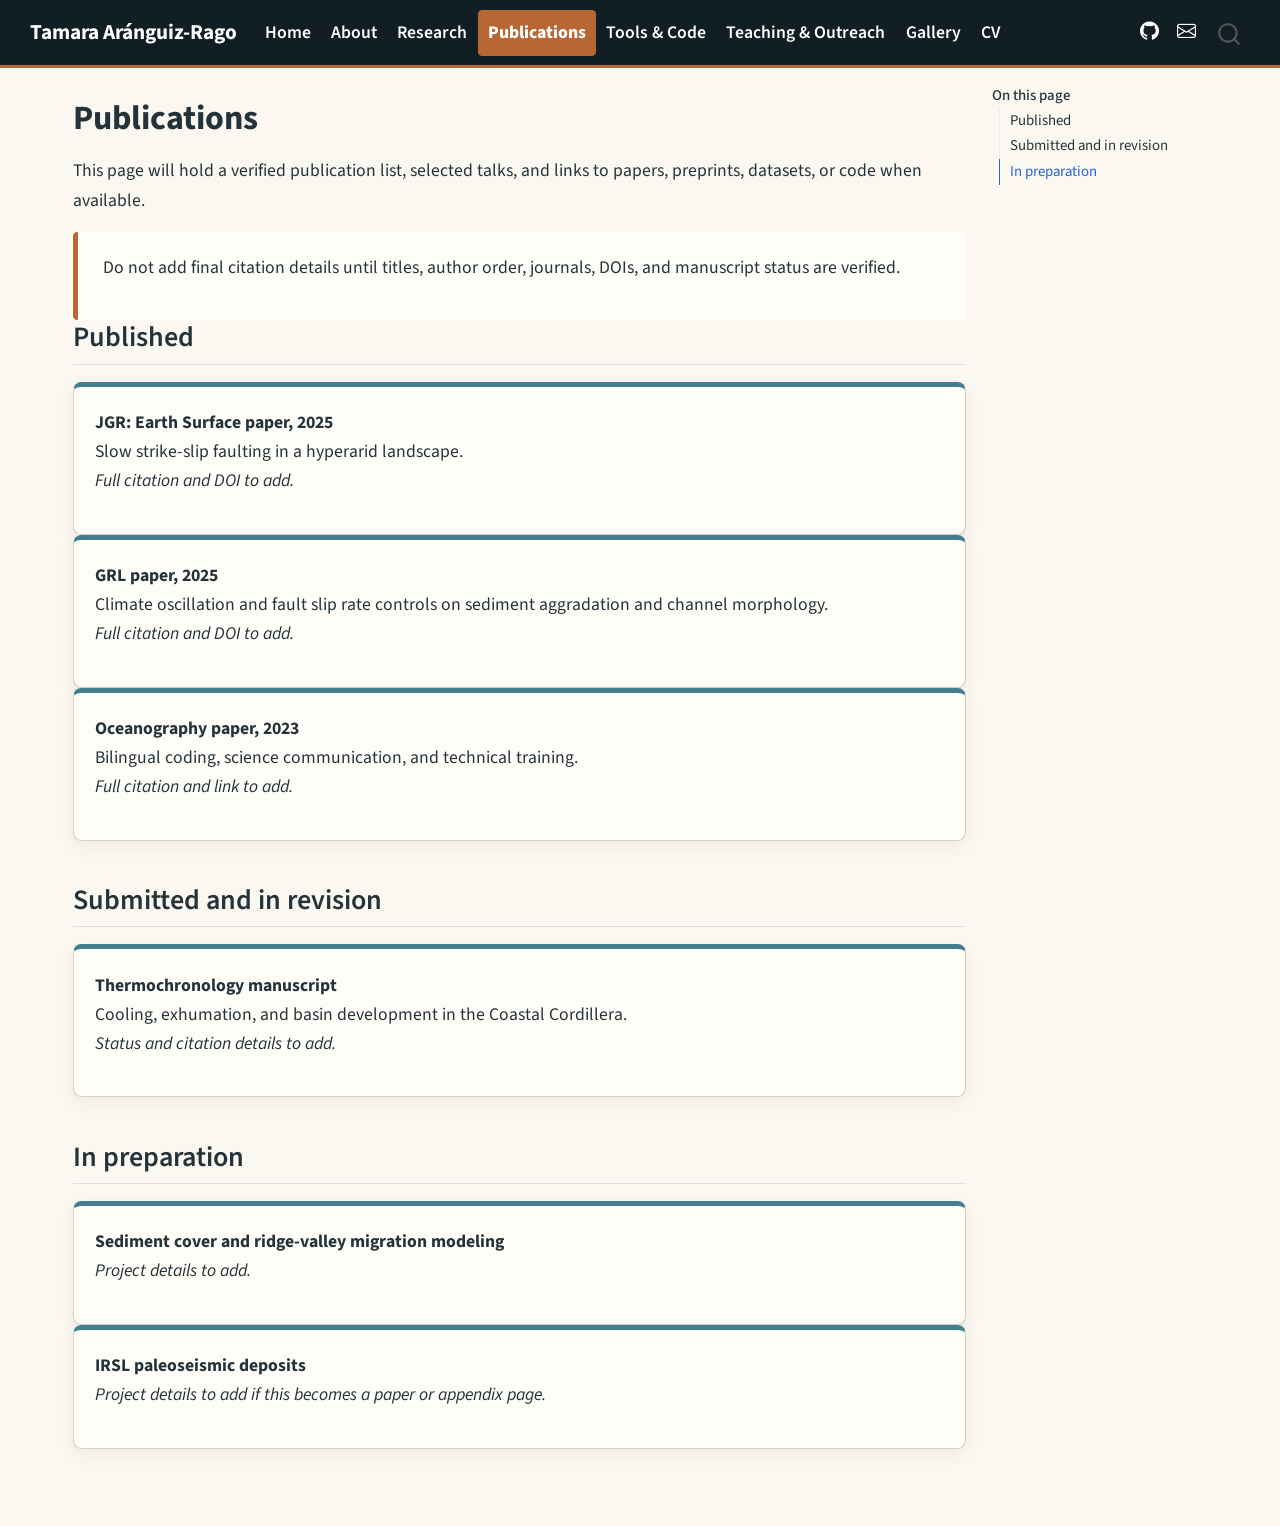
<file: docs/publications.html>
<!DOCTYPE html>
<html xmlns="http://www.w3.org/1999/xhtml" lang="en" xml:lang="en"><head>

<meta charset="utf-8">
<meta name="generator" content="quarto-1.9.38">

<meta name="viewport" content="width=device-width, initial-scale=1.0, user-scalable=yes">


<title>Publications – Tamara Aránguiz-Rago</title>
<style>
/* Default styles provided by pandoc.
** See https://pandoc.org/MANUAL.html#variables-for-html for config info.
*/
code{white-space: pre-wrap;}
span.smallcaps{font-variant: small-caps;}
div.columns{display: flex; gap: min(4vw, 1.5em);}
div.column{flex: auto; overflow-x: auto;}
div.hanging-indent{margin-left: 1.5em; text-indent: -1.5em;}
ul.task-list{list-style: none;}
ul.task-list li input[type="checkbox"] {
  width: 0.8em;
  margin: 0 0.8em 0.2em -1em; /* quarto-specific, see https://github.com/quarto-dev/quarto-cli/issues/4556 */ 
  vertical-align: middle;
}
</style>


<script src="site_libs/quarto-nav/quarto-nav.js"></script>
<script src="site_libs/quarto-nav/headroom.min.js"></script>
<script src="site_libs/clipboard/clipboard.min.js"></script>
<script src="site_libs/quarto-search/autocomplete.umd.js"></script>
<script src="site_libs/quarto-search/fuse.min.js"></script>
<script src="site_libs/quarto-search/quarto-search.js"></script>
<meta name="quarto:offset" content="./">
<script src="site_libs/quarto-html/quarto.js" type="module"></script>
<script src="site_libs/quarto-html/tabsets/tabsets.js" type="module"></script>
<script src="site_libs/quarto-html/popper.min.js"></script>
<script src="site_libs/quarto-html/tippy.umd.min.js"></script>
<script src="site_libs/quarto-html/anchor.min.js"></script>
<link href="site_libs/quarto-html/tippy.css" rel="stylesheet">
<link href="site_libs/quarto-html/quarto-syntax-highlighting-15634bcf2e68342d4ad2dfa704d543f6.css" rel="stylesheet" id="quarto-text-highlighting-styles">
<script src="site_libs/bootstrap/bootstrap.min.js"></script>
<link href="site_libs/bootstrap/bootstrap-icons.css" rel="stylesheet">
<link href="site_libs/bootstrap/bootstrap-158031087360bce0ff56dc785ce39e06.min.css" rel="stylesheet" append-hash="true" id="quarto-bootstrap" data-mode="light">
<script id="quarto-search-options" type="application/json">{
  "location": "navbar",
  "copy-button": false,
  "collapse-after": 3,
  "panel-placement": "end",
  "type": "overlay",
  "limit": 50,
  "keyboard-shortcut": [
    "f",
    "/",
    "s"
  ],
  "show-item-context": false,
  "language": {
    "search-no-results-text": "No results",
    "search-matching-documents-text": "matching documents",
    "search-copy-link-title": "Copy link to search",
    "search-hide-matches-text": "Hide additional matches",
    "search-more-match-text": "more match in this document",
    "search-more-matches-text": "more matches in this document",
    "search-clear-button-title": "Clear",
    "search-text-placeholder": "",
    "search-detached-cancel-button-title": "Cancel",
    "search-submit-button-title": "Submit",
    "search-label": "Search"
  }
}</script>


<link rel="stylesheet" href="styles.css">
</head>

<body class="nav-fixed quarto-light">

<div id="quarto-search-results"></div>
  <header id="quarto-header" class="headroom fixed-top">
    <nav class="navbar navbar-expand-lg " data-bs-theme="dark">
      <div class="navbar-container container-fluid">
      <div class="navbar-brand-container mx-auto">
    <a class="navbar-brand" href="./index.html">
    <span class="navbar-title">Tamara Aránguiz-Rago</span>
    </a>
  </div>
            <div id="quarto-search" class="" title="Search"></div>
          <button class="navbar-toggler" type="button" data-bs-toggle="collapse" data-bs-target="#navbarCollapse" aria-controls="navbarCollapse" role="menu" aria-expanded="false" aria-label="Toggle navigation" onclick="if (window.quartoToggleHeadroom) { window.quartoToggleHeadroom(); }">
  <span class="navbar-toggler-icon"></span>
</button>
          <div class="collapse navbar-collapse" id="navbarCollapse">
            <ul class="navbar-nav navbar-nav-scroll me-auto">
  <li class="nav-item">
    <a class="nav-link" href="./index.html"> 
<span class="menu-text">Home</span></a>
  </li>  
  <li class="nav-item">
    <a class="nav-link" href="./about.html"> 
<span class="menu-text">About</span></a>
  </li>  
  <li class="nav-item">
    <a class="nav-link" href="./research.html"> 
<span class="menu-text">Research</span></a>
  </li>  
  <li class="nav-item">
    <a class="nav-link active" href="./publications.html" aria-current="page"> 
<span class="menu-text">Publications</span></a>
  </li>  
  <li class="nav-item">
    <a class="nav-link" href="./tools.html"> 
<span class="menu-text">Tools &amp; Code</span></a>
  </li>  
  <li class="nav-item">
    <a class="nav-link" href="./teaching-outreach.html"> 
<span class="menu-text">Teaching &amp; Outreach</span></a>
  </li>  
  <li class="nav-item">
    <a class="nav-link" href="./gallery.html"> 
<span class="menu-text">Gallery</span></a>
  </li>  
  <li class="nav-item">
    <a class="nav-link" href="./cv.html"> 
<span class="menu-text">CV</span></a>
  </li>  
</ul>
            <ul class="navbar-nav navbar-nav-scroll ms-auto">
  <li class="nav-item compact">
    <a class="nav-link" href="https://github.com/taranguiz"> <i class="bi bi-github" role="img" aria-label="GitHub">
</i> 
<span class="menu-text"></span></a>
  </li>  
  <li class="nav-item compact">
    <a class="nav-link" href="mailto:tarangui@uw.edu"> <i class="bi bi-envelope" role="img" aria-label="Email">
</i> 
<span class="menu-text"></span></a>
  </li>  
</ul>
          </div> <!-- /navcollapse -->
            <div class="quarto-navbar-tools">
</div>
      </div> <!-- /container-fluid -->
    </nav>
</header>
<!-- content -->
<div id="quarto-content" class="quarto-container page-columns page-rows-contents page-layout-full page-navbar">
<!-- sidebar -->
<!-- margin-sidebar -->
    <div id="quarto-margin-sidebar" class="sidebar margin-sidebar">
        <nav id="TOC" role="doc-toc" class="toc-active">
    <h2 id="toc-title">On this page</h2>
   
  <ul>
  <li><a href="#published" id="toc-published" class="nav-link active" data-scroll-target="#published">Published</a></li>
  <li><a href="#submitted-and-in-revision" id="toc-submitted-and-in-revision" class="nav-link" data-scroll-target="#submitted-and-in-revision">Submitted and in revision</a></li>
  <li><a href="#in-preparation" id="toc-in-preparation" class="nav-link" data-scroll-target="#in-preparation">In preparation</a></li>
  </ul>
</nav>
    </div>
<!-- main -->
<main class="content column-page-left" id="quarto-document-content">

<header id="title-block-header" class="quarto-title-block default">
<div class="quarto-title">
<h1 class="title">Publications</h1>
</div>



<div class="quarto-title-meta column-page-left">

    
  
    
  </div>
  


</header>


<p>This page will hold a verified publication list, selected talks, and links to papers, preprints, datasets, or code when available.</p>
<div class="note-box">
<p>Do not add final citation details until titles, author order, journals, DOIs, and manuscript status are verified.</p>
</div>
<section id="published" class="level2">
<h2 class="anchored" data-anchor-id="published">Published</h2>
<div class="publication-card">
<p><strong>JGR: Earth Surface paper, 2025</strong><br>
Slow strike-slip faulting in a hyperarid landscape.<br>
<em>Full citation and DOI to add.</em></p>
</div>
<div class="publication-card">
<p><strong>GRL paper, 2025</strong><br>
Climate oscillation and fault slip rate controls on sediment aggradation and channel morphology.<br>
<em>Full citation and DOI to add.</em></p>
</div>
<div class="publication-card">
<p><strong>Oceanography paper, 2023</strong><br>
Bilingual coding, science communication, and technical training.<br>
<em>Full citation and link to add.</em></p>
</div>
</section>
<section id="submitted-and-in-revision" class="level2">
<h2 class="anchored" data-anchor-id="submitted-and-in-revision">Submitted and in revision</h2>
<div class="publication-card">
<p><strong>Thermochronology manuscript</strong><br>
Cooling, exhumation, and basin development in the Coastal Cordillera.<br>
<em>Status and citation details to add.</em></p>
</div>
</section>
<section id="in-preparation" class="level2">
<h2 class="anchored" data-anchor-id="in-preparation">In preparation</h2>
<div class="publication-card">
<p><strong>Sediment cover and ridge-valley migration modeling</strong><br>
<em>Project details to add.</em></p>
</div>
<div class="publication-card">
<p><strong>IRSL paleoseismic deposits</strong><br>
<em>Project details to add if this becomes a paper or appendix page.</em></p>
</div>


</section>

</main> <!-- /main -->
<script id="quarto-html-after-body" type="application/javascript">
  window.document.addEventListener("DOMContentLoaded", function (event) {
    const icon = "";
    const anchorJS = new window.AnchorJS();
    anchorJS.options = {
      placement: 'right',
      icon: icon
    };
    anchorJS.add('.anchored');
    const isCodeAnnotation = (el) => {
      for (const clz of el.classList) {
        if (clz.startsWith('code-annotation-')) {                     
          return true;
        }
      }
      return false;
    }
    const onCopySuccess = function(e) {
      // button target
      const button = e.trigger;
      // don't keep focus
      button.blur();
      // flash "checked"
      button.classList.add('code-copy-button-checked');
      var currentTitle = button.getAttribute("title");
      button.setAttribute("title", "Copied!");
      let tooltip;
      if (window.bootstrap) {
        button.setAttribute("data-bs-toggle", "tooltip");
        button.setAttribute("data-bs-placement", "left");
        button.setAttribute("data-bs-title", "Copied!");
        tooltip = new bootstrap.Tooltip(button, 
          { trigger: "manual", 
            customClass: "code-copy-button-tooltip",
            offset: [0, -8]});
        tooltip.show();    
      }
      setTimeout(function() {
        if (tooltip) {
          tooltip.hide();
          button.removeAttribute("data-bs-title");
          button.removeAttribute("data-bs-toggle");
          button.removeAttribute("data-bs-placement");
        }
        button.setAttribute("title", currentTitle);
        button.classList.remove('code-copy-button-checked');
      }, 1000);
      // clear code selection
      e.clearSelection();
    }
    const getTextToCopy = function(trigger) {
      const outerScaffold = trigger.parentElement.cloneNode(true);
      const codeEl = outerScaffold.querySelector('code');
      for (const childEl of codeEl.children) {
        if (isCodeAnnotation(childEl)) {
          childEl.remove();
        }
      }
      return codeEl.innerText;
    }
    const clipboard = new window.ClipboardJS('.code-copy-button:not([data-in-quarto-modal])', {
      text: getTextToCopy
    });
    clipboard.on('success', onCopySuccess);
    if (window.document.getElementById('quarto-embedded-source-code-modal')) {
      const clipboardModal = new window.ClipboardJS('.code-copy-button[data-in-quarto-modal]', {
        text: getTextToCopy,
        container: window.document.getElementById('quarto-embedded-source-code-modal')
      });
      clipboardModal.on('success', onCopySuccess);
    }
      var localhostRegex = new RegExp(/^(?:http|https):\/\/localhost\:?[0-9]*\//);
      var mailtoRegex = new RegExp(/^mailto:/);
        var filterRegex = new RegExp('/' + window.location.host + '/');
      var isInternal = (href) => {
          return filterRegex.test(href) || localhostRegex.test(href) || mailtoRegex.test(href);
      }
      // Inspect non-navigation links and adorn them if external
     var links = window.document.querySelectorAll('a[href]:not(.nav-link):not(.navbar-brand):not(.toc-action):not(.sidebar-link):not(.sidebar-item-toggle):not(.pagination-link):not(.no-external):not([aria-hidden]):not(.dropdown-item):not(.quarto-navigation-tool):not(.about-link)');
      for (var i=0; i<links.length; i++) {
        const link = links[i];
        if (!isInternal(link.href)) {
          // undo the damage that might have been done by quarto-nav.js in the case of
          // links that we want to consider external
          if (link.dataset.originalHref !== undefined) {
            link.href = link.dataset.originalHref;
          }
        }
      }
    function tippyHover(el, contentFn, onTriggerFn, onUntriggerFn) {
      const config = {
        allowHTML: true,
        maxWidth: 500,
        delay: 100,
        arrow: false,
        appendTo: function(el) {
            return el.parentElement;
        },
        interactive: true,
        interactiveBorder: 10,
        theme: 'quarto',
        placement: 'bottom-start',
      };
      if (contentFn) {
        config.content = contentFn;
      }
      if (onTriggerFn) {
        config.onTrigger = onTriggerFn;
      }
      if (onUntriggerFn) {
        config.onUntrigger = onUntriggerFn;
      }
      window.tippy(el, config); 
    }
    const noterefs = window.document.querySelectorAll('a[role="doc-noteref"]');
    for (var i=0; i<noterefs.length; i++) {
      const ref = noterefs[i];
      tippyHover(ref, function() {
        // use id or data attribute instead here
        let href = ref.getAttribute('data-footnote-href') || ref.getAttribute('href');
        try { href = new URL(href).hash; } catch {}
        const id = href.replace(/^#\/?/, "");
        const note = window.document.getElementById(id);
        if (note) {
          return note.innerHTML;
        } else {
          return "";
        }
      });
    }
    const xrefs = window.document.querySelectorAll('a.quarto-xref');
    const processXRef = (id, note) => {
      // Strip column container classes
      const stripColumnClz = (el) => {
        el.classList.remove("page-full", "page-columns");
        if (el.children) {
          for (const child of el.children) {
            stripColumnClz(child);
          }
        }
      }
      stripColumnClz(note)
      if (id === null || id.startsWith('sec-')) {
        // Special case sections, only their first couple elements
        const container = document.createElement("div");
        if (note.children && note.children.length > 2) {
          container.appendChild(note.children[0].cloneNode(true));
          for (let i = 1; i < note.children.length; i++) {
            const child = note.children[i];
            if (child.tagName === "P" && child.innerText === "") {
              continue;
            } else {
              container.appendChild(child.cloneNode(true));
              break;
            }
          }
          if (window.Quarto?.typesetMath) {
            window.Quarto.typesetMath(container);
          }
          return container.innerHTML
        } else {
          if (window.Quarto?.typesetMath) {
            window.Quarto.typesetMath(note);
          }
          return note.innerHTML;
        }
      } else {
        // Remove any anchor links if they are present
        const anchorLink = note.querySelector('a.anchorjs-link');
        if (anchorLink) {
          anchorLink.remove();
        }
        if (window.Quarto?.typesetMath) {
          window.Quarto.typesetMath(note);
        }
        if (note.classList.contains("callout")) {
          return note.outerHTML;
        } else {
          return note.innerHTML;
        }
      }
    }
    for (var i=0; i<xrefs.length; i++) {
      const xref = xrefs[i];
      tippyHover(xref, undefined, function(instance) {
        instance.disable();
        let url = xref.getAttribute('href');
        let hash = undefined; 
        if (url.startsWith('#')) {
          hash = url;
        } else {
          try { hash = new URL(url).hash; } catch {}
        }
        if (hash) {
          const id = hash.replace(/^#\/?/, "");
          const note = window.document.getElementById(id);
          if (note !== null) {
            try {
              const html = processXRef(id, note.cloneNode(true));
              instance.setContent(html);
            } finally {
              instance.enable();
              instance.show();
            }
          } else {
            // See if we can fetch this
            fetch(url.split('#')[0])
            .then(res => res.text())
            .then(html => {
              const parser = new DOMParser();
              const htmlDoc = parser.parseFromString(html, "text/html");
              const note = htmlDoc.getElementById(id);
              if (note !== null) {
                const html = processXRef(id, note);
                instance.setContent(html);
              } 
            }).finally(() => {
              instance.enable();
              instance.show();
            });
          }
        } else {
          // See if we can fetch a full url (with no hash to target)
          // This is a special case and we should probably do some content thinning / targeting
          fetch(url)
          .then(res => res.text())
          .then(html => {
            const parser = new DOMParser();
            const htmlDoc = parser.parseFromString(html, "text/html");
            const note = htmlDoc.querySelector('main.content');
            if (note !== null) {
              // This should only happen for chapter cross references
              // (since there is no id in the URL)
              // remove the first header
              if (note.children.length > 0 && note.children[0].tagName === "HEADER") {
                note.children[0].remove();
              }
              const html = processXRef(null, note);
              instance.setContent(html);
            } 
          }).finally(() => {
            instance.enable();
            instance.show();
          });
        }
      }, function(instance) {
      });
    }
        let selectedAnnoteEl;
        const selectorForAnnotation = ( cell, annotation) => {
          let cellAttr = 'data-code-cell="' + cell + '"';
          let lineAttr = 'data-code-annotation="' +  annotation + '"';
          const selector = 'span[' + cellAttr + '][' + lineAttr + ']';
          return selector;
        }
        const selectCodeLines = (annoteEl) => {
          const doc = window.document;
          const targetCell = annoteEl.getAttribute("data-target-cell");
          const targetAnnotation = annoteEl.getAttribute("data-target-annotation");
          const annoteSpan = window.document.querySelector(selectorForAnnotation(targetCell, targetAnnotation));
          const lines = annoteSpan.getAttribute("data-code-lines").split(",");
          const lineIds = lines.map((line) => {
            return targetCell + "-" + line;
          })
          let top = null;
          let height = null;
          let parent = null;
          if (lineIds.length > 0) {
              //compute the position of the single el (top and bottom and make a div)
              const el = window.document.getElementById(lineIds[0]);
              top = el.offsetTop;
              height = el.offsetHeight;
              parent = el.parentElement.parentElement;
            if (lineIds.length > 1) {
              const lastEl = window.document.getElementById(lineIds[lineIds.length - 1]);
              const bottom = lastEl.offsetTop + lastEl.offsetHeight;
              height = bottom - top;
            }
            if (top !== null && height !== null && parent !== null) {
              // cook up a div (if necessary) and position it 
              let div = window.document.getElementById("code-annotation-line-highlight");
              if (div === null) {
                div = window.document.createElement("div");
                div.setAttribute("id", "code-annotation-line-highlight");
                div.style.position = 'absolute';
                parent.appendChild(div);
              }
              div.style.top = top - 2 + "px";
              div.style.height = height + 4 + "px";
              div.style.left = 0;
              let gutterDiv = window.document.getElementById("code-annotation-line-highlight-gutter");
              if (gutterDiv === null) {
                gutterDiv = window.document.createElement("div");
                gutterDiv.setAttribute("id", "code-annotation-line-highlight-gutter");
                gutterDiv.style.position = 'absolute';
                const codeCell = window.document.getElementById(targetCell);
                const gutter = codeCell.querySelector('.code-annotation-gutter');
                gutter.appendChild(gutterDiv);
              }
              gutterDiv.style.top = top - 2 + "px";
              gutterDiv.style.height = height + 4 + "px";
            }
            selectedAnnoteEl = annoteEl;
          }
        };
        const unselectCodeLines = () => {
          const elementsIds = ["code-annotation-line-highlight", "code-annotation-line-highlight-gutter"];
          elementsIds.forEach((elId) => {
            const div = window.document.getElementById(elId);
            if (div) {
              div.remove();
            }
          });
          selectedAnnoteEl = undefined;
        };
          // Handle positioning of the toggle
      window.addEventListener(
        "resize",
        throttle(() => {
          elRect = undefined;
          if (selectedAnnoteEl) {
            selectCodeLines(selectedAnnoteEl);
          }
        }, 10)
      );
      function throttle(fn, ms) {
      let throttle = false;
      let timer;
        return (...args) => {
          if(!throttle) { // first call gets through
              fn.apply(this, args);
              throttle = true;
          } else { // all the others get throttled
              if(timer) clearTimeout(timer); // cancel #2
              timer = setTimeout(() => {
                fn.apply(this, args);
                timer = throttle = false;
              }, ms);
          }
        };
      }
        // Attach click handler to the DT
        const annoteDls = window.document.querySelectorAll('dt[data-target-cell]');
        for (const annoteDlNode of annoteDls) {
          annoteDlNode.addEventListener('click', (event) => {
            const clickedEl = event.target;
            if (clickedEl !== selectedAnnoteEl) {
              unselectCodeLines();
              const activeEl = window.document.querySelector('dt[data-target-cell].code-annotation-active');
              if (activeEl) {
                activeEl.classList.remove('code-annotation-active');
              }
              selectCodeLines(clickedEl);
              clickedEl.classList.add('code-annotation-active');
            } else {
              // Unselect the line
              unselectCodeLines();
              clickedEl.classList.remove('code-annotation-active');
            }
          });
        }
    const findCites = (el) => {
      const parentEl = el.parentElement;
      if (parentEl) {
        const cites = parentEl.dataset.cites;
        if (cites) {
          return {
            el,
            cites: cites.split(' ')
          };
        } else {
          return findCites(el.parentElement)
        }
      } else {
        return undefined;
      }
    };
    var bibliorefs = window.document.querySelectorAll('a[role="doc-biblioref"]');
    for (var i=0; i<bibliorefs.length; i++) {
      const ref = bibliorefs[i];
      const citeInfo = findCites(ref);
      if (citeInfo) {
        tippyHover(citeInfo.el, function() {
          var popup = window.document.createElement('div');
          citeInfo.cites.forEach(function(cite) {
            var citeDiv = window.document.createElement('div');
            citeDiv.classList.add('hanging-indent');
            citeDiv.classList.add('csl-entry');
            var biblioDiv = window.document.getElementById('ref-' + cite);
            if (biblioDiv) {
              citeDiv.innerHTML = biblioDiv.innerHTML;
            }
            popup.appendChild(citeDiv);
          });
          return popup.innerHTML;
        });
      }
    }
  });
  </script>
</div> <!-- /content -->




</body></html>
</file>
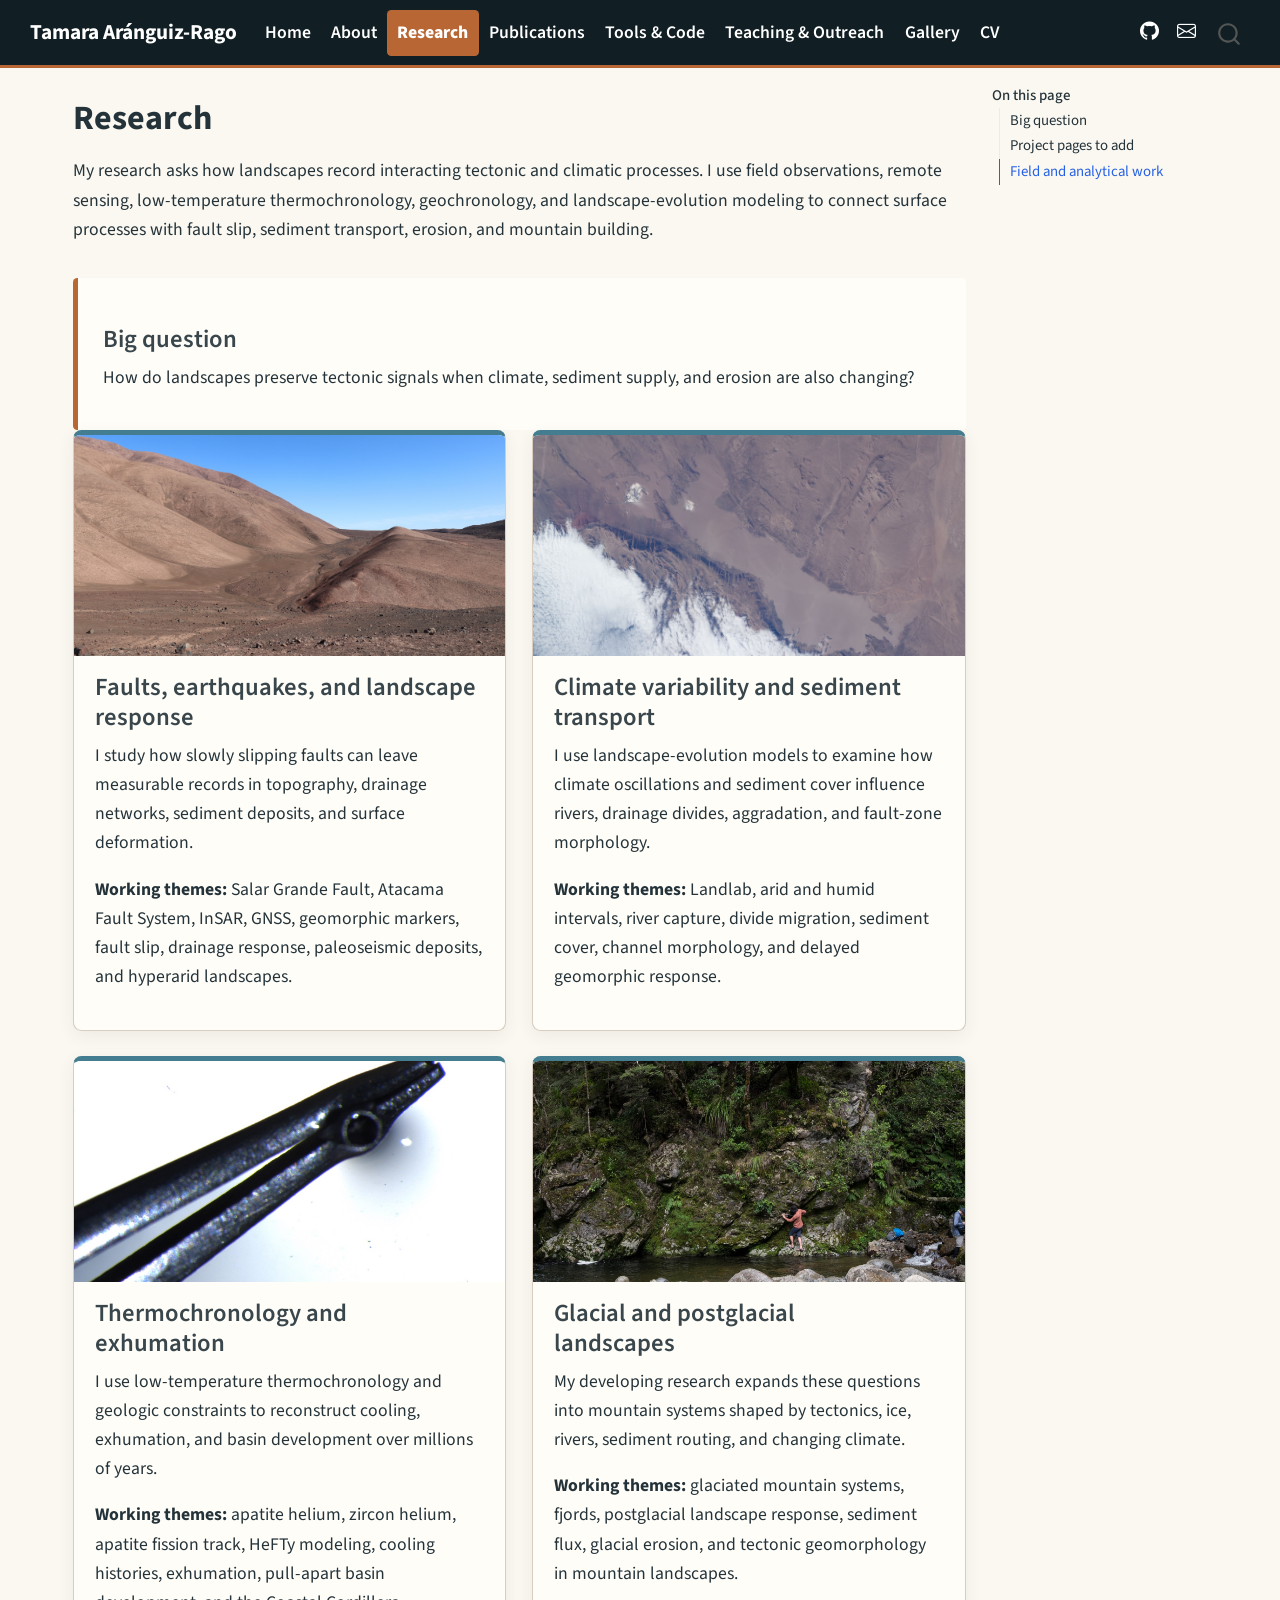
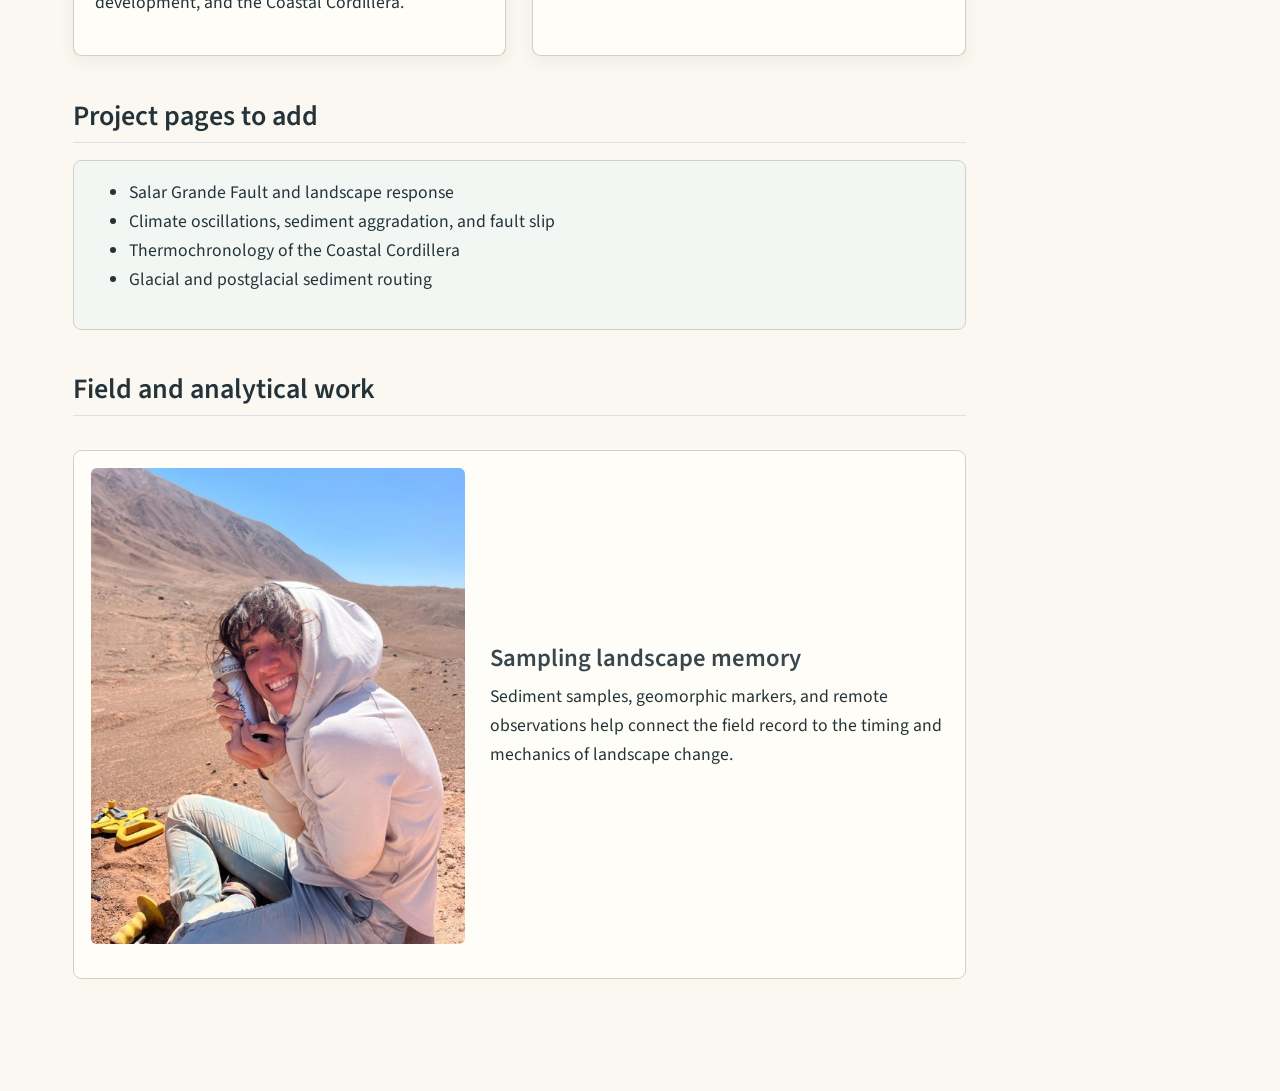
<file: docs/research.html>
<!DOCTYPE html>
<html xmlns="http://www.w3.org/1999/xhtml" lang="en" xml:lang="en"><head>

<meta charset="utf-8">
<meta name="generator" content="quarto-1.9.38">

<meta name="viewport" content="width=device-width, initial-scale=1.0, user-scalable=yes">


<title>Research – Tamara Aránguiz-Rago</title>
<style>
/* Default styles provided by pandoc.
** See https://pandoc.org/MANUAL.html#variables-for-html for config info.
*/
code{white-space: pre-wrap;}
span.smallcaps{font-variant: small-caps;}
div.columns{display: flex; gap: min(4vw, 1.5em);}
div.column{flex: auto; overflow-x: auto;}
div.hanging-indent{margin-left: 1.5em; text-indent: -1.5em;}
ul.task-list{list-style: none;}
ul.task-list li input[type="checkbox"] {
  width: 0.8em;
  margin: 0 0.8em 0.2em -1em; /* quarto-specific, see https://github.com/quarto-dev/quarto-cli/issues/4556 */ 
  vertical-align: middle;
}
</style>


<script src="site_libs/quarto-nav/quarto-nav.js"></script>
<script src="site_libs/quarto-nav/headroom.min.js"></script>
<script src="site_libs/clipboard/clipboard.min.js"></script>
<script src="site_libs/quarto-search/autocomplete.umd.js"></script>
<script src="site_libs/quarto-search/fuse.min.js"></script>
<script src="site_libs/quarto-search/quarto-search.js"></script>
<meta name="quarto:offset" content="./">
<script src="site_libs/quarto-html/quarto.js" type="module"></script>
<script src="site_libs/quarto-html/tabsets/tabsets.js" type="module"></script>
<script src="site_libs/quarto-html/popper.min.js"></script>
<script src="site_libs/quarto-html/tippy.umd.min.js"></script>
<script src="site_libs/quarto-html/anchor.min.js"></script>
<link href="site_libs/quarto-html/tippy.css" rel="stylesheet">
<link href="site_libs/quarto-html/quarto-syntax-highlighting-15634bcf2e68342d4ad2dfa704d543f6.css" rel="stylesheet" id="quarto-text-highlighting-styles">
<script src="site_libs/bootstrap/bootstrap.min.js"></script>
<link href="site_libs/bootstrap/bootstrap-icons.css" rel="stylesheet">
<link href="site_libs/bootstrap/bootstrap-158031087360bce0ff56dc785ce39e06.min.css" rel="stylesheet" append-hash="true" id="quarto-bootstrap" data-mode="light">
<script id="quarto-search-options" type="application/json">{
  "location": "navbar",
  "copy-button": false,
  "collapse-after": 3,
  "panel-placement": "end",
  "type": "overlay",
  "limit": 50,
  "keyboard-shortcut": [
    "f",
    "/",
    "s"
  ],
  "show-item-context": false,
  "language": {
    "search-no-results-text": "No results",
    "search-matching-documents-text": "matching documents",
    "search-copy-link-title": "Copy link to search",
    "search-hide-matches-text": "Hide additional matches",
    "search-more-match-text": "more match in this document",
    "search-more-matches-text": "more matches in this document",
    "search-clear-button-title": "Clear",
    "search-text-placeholder": "",
    "search-detached-cancel-button-title": "Cancel",
    "search-submit-button-title": "Submit",
    "search-label": "Search"
  }
}</script>


<link rel="stylesheet" href="styles.css">
</head>

<body class="nav-fixed quarto-light">

<div id="quarto-search-results"></div>
  <header id="quarto-header" class="headroom fixed-top">
    <nav class="navbar navbar-expand-lg " data-bs-theme="dark">
      <div class="navbar-container container-fluid">
      <div class="navbar-brand-container mx-auto">
    <a class="navbar-brand" href="./index.html">
    <span class="navbar-title">Tamara Aránguiz-Rago</span>
    </a>
  </div>
            <div id="quarto-search" class="" title="Search"></div>
          <button class="navbar-toggler" type="button" data-bs-toggle="collapse" data-bs-target="#navbarCollapse" aria-controls="navbarCollapse" role="menu" aria-expanded="false" aria-label="Toggle navigation" onclick="if (window.quartoToggleHeadroom) { window.quartoToggleHeadroom(); }">
  <span class="navbar-toggler-icon"></span>
</button>
          <div class="collapse navbar-collapse" id="navbarCollapse">
            <ul class="navbar-nav navbar-nav-scroll me-auto">
  <li class="nav-item">
    <a class="nav-link" href="./index.html"> 
<span class="menu-text">Home</span></a>
  </li>  
  <li class="nav-item">
    <a class="nav-link" href="./about.html"> 
<span class="menu-text">About</span></a>
  </li>  
  <li class="nav-item">
    <a class="nav-link active" href="./research.html" aria-current="page"> 
<span class="menu-text">Research</span></a>
  </li>  
  <li class="nav-item">
    <a class="nav-link" href="./publications.html"> 
<span class="menu-text">Publications</span></a>
  </li>  
  <li class="nav-item">
    <a class="nav-link" href="./tools.html"> 
<span class="menu-text">Tools &amp; Code</span></a>
  </li>  
  <li class="nav-item">
    <a class="nav-link" href="./teaching-outreach.html"> 
<span class="menu-text">Teaching &amp; Outreach</span></a>
  </li>  
  <li class="nav-item">
    <a class="nav-link" href="./gallery.html"> 
<span class="menu-text">Gallery</span></a>
  </li>  
  <li class="nav-item">
    <a class="nav-link" href="./cv.html"> 
<span class="menu-text">CV</span></a>
  </li>  
</ul>
            <ul class="navbar-nav navbar-nav-scroll ms-auto">
  <li class="nav-item compact">
    <a class="nav-link" href="https://github.com/taranguiz"> <i class="bi bi-github" role="img" aria-label="GitHub">
</i> 
<span class="menu-text"></span></a>
  </li>  
  <li class="nav-item compact">
    <a class="nav-link" href="mailto:tarangui@uw.edu"> <i class="bi bi-envelope" role="img" aria-label="Email">
</i> 
<span class="menu-text"></span></a>
  </li>  
</ul>
          </div> <!-- /navcollapse -->
            <div class="quarto-navbar-tools">
</div>
      </div> <!-- /container-fluid -->
    </nav>
</header>
<!-- content -->
<div id="quarto-content" class="quarto-container page-columns page-rows-contents page-layout-full page-navbar">
<!-- sidebar -->
<!-- margin-sidebar -->
    <div id="quarto-margin-sidebar" class="sidebar margin-sidebar">
        <nav id="TOC" role="doc-toc" class="toc-active">
    <h2 id="toc-title">On this page</h2>
   
  <ul>
  <li><a href="#big-question" id="toc-big-question" class="nav-link active" data-scroll-target="#big-question">Big question</a></li>
  <li><a href="#project-pages-to-add" id="toc-project-pages-to-add" class="nav-link" data-scroll-target="#project-pages-to-add">Project pages to add</a></li>
  <li><a href="#field-and-analytical-work" id="toc-field-and-analytical-work" class="nav-link" data-scroll-target="#field-and-analytical-work">Field and analytical work</a></li>
  </ul>
</nav>
    </div>
<!-- main -->
<main class="content column-page-left" id="quarto-document-content">

<header id="title-block-header" class="quarto-title-block default">
<div class="quarto-title">
<h1 class="title">Research</h1>
</div>



<div class="quarto-title-meta column-page-left">

    
  
    
  </div>
  


</header>


<p>My research asks how landscapes record interacting tectonic and climatic processes. I use field observations, remote sensing, low-temperature thermochronology, geochronology, and landscape-evolution modeling to connect surface processes with fault slip, sediment transport, erosion, and mountain building.</p>
<section id="big-question" class="level3 research-feature">
<h3 class="anchored" data-anchor-id="big-question">Big question</h3>
<p>How do landscapes preserve tectonic signals when climate, sediment supply, and erosion are also changing?</p>
</section>
<div class="grid">
<div class="g-col-12 g-col-lg-6">
<div class="research-card">
<p><img src="assets/img/web/salar_grande_fault.jpg" class="card-image img-fluid" alt="Hyperarid landscape along the Salar Grande Fault"></p>
<section id="faults-earthquakes-and-landscape-response" class="level3">
<h3 class="anchored" data-anchor-id="faults-earthquakes-and-landscape-response">Faults, earthquakes, and landscape response</h3>
<p>I study how slowly slipping faults can leave measurable records in topography, drainage networks, sediment deposits, and surface deformation.</p>
<p><strong>Working themes:</strong> Salar Grande Fault, Atacama Fault System, InSAR, GNSS, geomorphic markers, fault slip, drainage response, paleoseismic deposits, and hyperarid landscapes.</p>
</section>
</div>
</div>
<div class="g-col-12 g-col-lg-6">
<div class="research-card">
<p><img src="assets/img/web/sat_image_salar_grande.jpg" class="card-image img-fluid" alt="Satellite image of the Salar Grande region"></p>
<section id="climate-variability-and-sediment-transport" class="level3">
<h3 class="anchored" data-anchor-id="climate-variability-and-sediment-transport">Climate variability and sediment transport</h3>
<p>I use landscape-evolution models to examine how climate oscillations and sediment cover influence rivers, drainage divides, aggradation, and fault-zone morphology.</p>
<p><strong>Working themes:</strong> Landlab, arid and humid intervals, river capture, divide migration, sediment cover, channel morphology, and delayed geomorphic response.</p>
</section>
</div>
</div>
<div class="g-col-12 g-col-lg-6">
<div class="research-card">
<p><img src="assets/img/web/tube_crystal.jpg" class="card-image img-fluid" alt="Mineral grains in a sample tube"></p>
<section id="thermochronology-and-exhumation" class="level3">
<h3 class="anchored" data-anchor-id="thermochronology-and-exhumation">Thermochronology and exhumation</h3>
<p>I use low-temperature thermochronology and geologic constraints to reconstruct cooling, exhumation, and basin development over millions of years.</p>
<p><strong>Working themes:</strong> apatite helium, zircon helium, apatite fission track, HeFTy modeling, cooling histories, exhumation, pull-apart basin development, and the Coastal Cordillera.</p>
</section>
</div>
</div>
<div class="g-col-12 g-col-lg-6">
<div class="research-card">
<p><img src="assets/img/web/new_zealand.jpg" class="card-image img-fluid" alt="Mountain landscape in New Zealand"></p>
<section id="glacial-and-postglacial-landscapes" class="level3">
<h3 class="anchored" data-anchor-id="glacial-and-postglacial-landscapes">Glacial and postglacial landscapes</h3>
<p>My developing research expands these questions into mountain systems shaped by tectonics, ice, rivers, sediment routing, and changing climate.</p>
<p><strong>Working themes:</strong> glaciated mountain systems, fjords, postglacial landscape response, sediment flux, glacial erosion, and tectonic geomorphology in mountain landscapes.</p>
</section>
</div>
</div>
</div>
<section id="project-pages-to-add" class="level2">
<h2 class="anchored" data-anchor-id="project-pages-to-add">Project pages to add</h2>
<div class="task-list">
<ul>
<li>Salar Grande Fault and landscape response</li>
<li>Climate oscillations, sediment aggradation, and fault slip</li>
<li>Thermochronology of the Coastal Cordillera</li>
<li>Glacial and postglacial sediment routing</li>
</ul>
</div>
</section>
<section id="field-and-analytical-work" class="level2">
<h2 class="anchored" data-anchor-id="field-and-analytical-work">Field and analytical work</h2>
<div class="feature-row">
<div class="feature-image">
<p><img src="assets/img/web/osl_salar_grande_2023.jpg" class="img-fluid" alt="OSL sample collection in the Salar Grande region"></p>
</div>
<section id="sampling-landscape-memory" class="level3 feature-copy">
<h3 class="anchored" data-anchor-id="sampling-landscape-memory">Sampling landscape memory</h3>
<p>Sediment samples, geomorphic markers, and remote observations help connect the field record to the timing and mechanics of landscape change.</p>
</section>
</div>


</section>

</main> <!-- /main -->
<script id="quarto-html-after-body" type="application/javascript">
  window.document.addEventListener("DOMContentLoaded", function (event) {
    const icon = "";
    const anchorJS = new window.AnchorJS();
    anchorJS.options = {
      placement: 'right',
      icon: icon
    };
    anchorJS.add('.anchored');
    const isCodeAnnotation = (el) => {
      for (const clz of el.classList) {
        if (clz.startsWith('code-annotation-')) {                     
          return true;
        }
      }
      return false;
    }
    const onCopySuccess = function(e) {
      // button target
      const button = e.trigger;
      // don't keep focus
      button.blur();
      // flash "checked"
      button.classList.add('code-copy-button-checked');
      var currentTitle = button.getAttribute("title");
      button.setAttribute("title", "Copied!");
      let tooltip;
      if (window.bootstrap) {
        button.setAttribute("data-bs-toggle", "tooltip");
        button.setAttribute("data-bs-placement", "left");
        button.setAttribute("data-bs-title", "Copied!");
        tooltip = new bootstrap.Tooltip(button, 
          { trigger: "manual", 
            customClass: "code-copy-button-tooltip",
            offset: [0, -8]});
        tooltip.show();    
      }
      setTimeout(function() {
        if (tooltip) {
          tooltip.hide();
          button.removeAttribute("data-bs-title");
          button.removeAttribute("data-bs-toggle");
          button.removeAttribute("data-bs-placement");
        }
        button.setAttribute("title", currentTitle);
        button.classList.remove('code-copy-button-checked');
      }, 1000);
      // clear code selection
      e.clearSelection();
    }
    const getTextToCopy = function(trigger) {
      const outerScaffold = trigger.parentElement.cloneNode(true);
      const codeEl = outerScaffold.querySelector('code');
      for (const childEl of codeEl.children) {
        if (isCodeAnnotation(childEl)) {
          childEl.remove();
        }
      }
      return codeEl.innerText;
    }
    const clipboard = new window.ClipboardJS('.code-copy-button:not([data-in-quarto-modal])', {
      text: getTextToCopy
    });
    clipboard.on('success', onCopySuccess);
    if (window.document.getElementById('quarto-embedded-source-code-modal')) {
      const clipboardModal = new window.ClipboardJS('.code-copy-button[data-in-quarto-modal]', {
        text: getTextToCopy,
        container: window.document.getElementById('quarto-embedded-source-code-modal')
      });
      clipboardModal.on('success', onCopySuccess);
    }
      var localhostRegex = new RegExp(/^(?:http|https):\/\/localhost\:?[0-9]*\//);
      var mailtoRegex = new RegExp(/^mailto:/);
        var filterRegex = new RegExp('/' + window.location.host + '/');
      var isInternal = (href) => {
          return filterRegex.test(href) || localhostRegex.test(href) || mailtoRegex.test(href);
      }
      // Inspect non-navigation links and adorn them if external
     var links = window.document.querySelectorAll('a[href]:not(.nav-link):not(.navbar-brand):not(.toc-action):not(.sidebar-link):not(.sidebar-item-toggle):not(.pagination-link):not(.no-external):not([aria-hidden]):not(.dropdown-item):not(.quarto-navigation-tool):not(.about-link)');
      for (var i=0; i<links.length; i++) {
        const link = links[i];
        if (!isInternal(link.href)) {
          // undo the damage that might have been done by quarto-nav.js in the case of
          // links that we want to consider external
          if (link.dataset.originalHref !== undefined) {
            link.href = link.dataset.originalHref;
          }
        }
      }
    function tippyHover(el, contentFn, onTriggerFn, onUntriggerFn) {
      const config = {
        allowHTML: true,
        maxWidth: 500,
        delay: 100,
        arrow: false,
        appendTo: function(el) {
            return el.parentElement;
        },
        interactive: true,
        interactiveBorder: 10,
        theme: 'quarto',
        placement: 'bottom-start',
      };
      if (contentFn) {
        config.content = contentFn;
      }
      if (onTriggerFn) {
        config.onTrigger = onTriggerFn;
      }
      if (onUntriggerFn) {
        config.onUntrigger = onUntriggerFn;
      }
      window.tippy(el, config); 
    }
    const noterefs = window.document.querySelectorAll('a[role="doc-noteref"]');
    for (var i=0; i<noterefs.length; i++) {
      const ref = noterefs[i];
      tippyHover(ref, function() {
        // use id or data attribute instead here
        let href = ref.getAttribute('data-footnote-href') || ref.getAttribute('href');
        try { href = new URL(href).hash; } catch {}
        const id = href.replace(/^#\/?/, "");
        const note = window.document.getElementById(id);
        if (note) {
          return note.innerHTML;
        } else {
          return "";
        }
      });
    }
    const xrefs = window.document.querySelectorAll('a.quarto-xref');
    const processXRef = (id, note) => {
      // Strip column container classes
      const stripColumnClz = (el) => {
        el.classList.remove("page-full", "page-columns");
        if (el.children) {
          for (const child of el.children) {
            stripColumnClz(child);
          }
        }
      }
      stripColumnClz(note)
      if (id === null || id.startsWith('sec-')) {
        // Special case sections, only their first couple elements
        const container = document.createElement("div");
        if (note.children && note.children.length > 2) {
          container.appendChild(note.children[0].cloneNode(true));
          for (let i = 1; i < note.children.length; i++) {
            const child = note.children[i];
            if (child.tagName === "P" && child.innerText === "") {
              continue;
            } else {
              container.appendChild(child.cloneNode(true));
              break;
            }
          }
          if (window.Quarto?.typesetMath) {
            window.Quarto.typesetMath(container);
          }
          return container.innerHTML
        } else {
          if (window.Quarto?.typesetMath) {
            window.Quarto.typesetMath(note);
          }
          return note.innerHTML;
        }
      } else {
        // Remove any anchor links if they are present
        const anchorLink = note.querySelector('a.anchorjs-link');
        if (anchorLink) {
          anchorLink.remove();
        }
        if (window.Quarto?.typesetMath) {
          window.Quarto.typesetMath(note);
        }
        if (note.classList.contains("callout")) {
          return note.outerHTML;
        } else {
          return note.innerHTML;
        }
      }
    }
    for (var i=0; i<xrefs.length; i++) {
      const xref = xrefs[i];
      tippyHover(xref, undefined, function(instance) {
        instance.disable();
        let url = xref.getAttribute('href');
        let hash = undefined; 
        if (url.startsWith('#')) {
          hash = url;
        } else {
          try { hash = new URL(url).hash; } catch {}
        }
        if (hash) {
          const id = hash.replace(/^#\/?/, "");
          const note = window.document.getElementById(id);
          if (note !== null) {
            try {
              const html = processXRef(id, note.cloneNode(true));
              instance.setContent(html);
            } finally {
              instance.enable();
              instance.show();
            }
          } else {
            // See if we can fetch this
            fetch(url.split('#')[0])
            .then(res => res.text())
            .then(html => {
              const parser = new DOMParser();
              const htmlDoc = parser.parseFromString(html, "text/html");
              const note = htmlDoc.getElementById(id);
              if (note !== null) {
                const html = processXRef(id, note);
                instance.setContent(html);
              } 
            }).finally(() => {
              instance.enable();
              instance.show();
            });
          }
        } else {
          // See if we can fetch a full url (with no hash to target)
          // This is a special case and we should probably do some content thinning / targeting
          fetch(url)
          .then(res => res.text())
          .then(html => {
            const parser = new DOMParser();
            const htmlDoc = parser.parseFromString(html, "text/html");
            const note = htmlDoc.querySelector('main.content');
            if (note !== null) {
              // This should only happen for chapter cross references
              // (since there is no id in the URL)
              // remove the first header
              if (note.children.length > 0 && note.children[0].tagName === "HEADER") {
                note.children[0].remove();
              }
              const html = processXRef(null, note);
              instance.setContent(html);
            } 
          }).finally(() => {
            instance.enable();
            instance.show();
          });
        }
      }, function(instance) {
      });
    }
        let selectedAnnoteEl;
        const selectorForAnnotation = ( cell, annotation) => {
          let cellAttr = 'data-code-cell="' + cell + '"';
          let lineAttr = 'data-code-annotation="' +  annotation + '"';
          const selector = 'span[' + cellAttr + '][' + lineAttr + ']';
          return selector;
        }
        const selectCodeLines = (annoteEl) => {
          const doc = window.document;
          const targetCell = annoteEl.getAttribute("data-target-cell");
          const targetAnnotation = annoteEl.getAttribute("data-target-annotation");
          const annoteSpan = window.document.querySelector(selectorForAnnotation(targetCell, targetAnnotation));
          const lines = annoteSpan.getAttribute("data-code-lines").split(",");
          const lineIds = lines.map((line) => {
            return targetCell + "-" + line;
          })
          let top = null;
          let height = null;
          let parent = null;
          if (lineIds.length > 0) {
              //compute the position of the single el (top and bottom and make a div)
              const el = window.document.getElementById(lineIds[0]);
              top = el.offsetTop;
              height = el.offsetHeight;
              parent = el.parentElement.parentElement;
            if (lineIds.length > 1) {
              const lastEl = window.document.getElementById(lineIds[lineIds.length - 1]);
              const bottom = lastEl.offsetTop + lastEl.offsetHeight;
              height = bottom - top;
            }
            if (top !== null && height !== null && parent !== null) {
              // cook up a div (if necessary) and position it 
              let div = window.document.getElementById("code-annotation-line-highlight");
              if (div === null) {
                div = window.document.createElement("div");
                div.setAttribute("id", "code-annotation-line-highlight");
                div.style.position = 'absolute';
                parent.appendChild(div);
              }
              div.style.top = top - 2 + "px";
              div.style.height = height + 4 + "px";
              div.style.left = 0;
              let gutterDiv = window.document.getElementById("code-annotation-line-highlight-gutter");
              if (gutterDiv === null) {
                gutterDiv = window.document.createElement("div");
                gutterDiv.setAttribute("id", "code-annotation-line-highlight-gutter");
                gutterDiv.style.position = 'absolute';
                const codeCell = window.document.getElementById(targetCell);
                const gutter = codeCell.querySelector('.code-annotation-gutter');
                gutter.appendChild(gutterDiv);
              }
              gutterDiv.style.top = top - 2 + "px";
              gutterDiv.style.height = height + 4 + "px";
            }
            selectedAnnoteEl = annoteEl;
          }
        };
        const unselectCodeLines = () => {
          const elementsIds = ["code-annotation-line-highlight", "code-annotation-line-highlight-gutter"];
          elementsIds.forEach((elId) => {
            const div = window.document.getElementById(elId);
            if (div) {
              div.remove();
            }
          });
          selectedAnnoteEl = undefined;
        };
          // Handle positioning of the toggle
      window.addEventListener(
        "resize",
        throttle(() => {
          elRect = undefined;
          if (selectedAnnoteEl) {
            selectCodeLines(selectedAnnoteEl);
          }
        }, 10)
      );
      function throttle(fn, ms) {
      let throttle = false;
      let timer;
        return (...args) => {
          if(!throttle) { // first call gets through
              fn.apply(this, args);
              throttle = true;
          } else { // all the others get throttled
              if(timer) clearTimeout(timer); // cancel #2
              timer = setTimeout(() => {
                fn.apply(this, args);
                timer = throttle = false;
              }, ms);
          }
        };
      }
        // Attach click handler to the DT
        const annoteDls = window.document.querySelectorAll('dt[data-target-cell]');
        for (const annoteDlNode of annoteDls) {
          annoteDlNode.addEventListener('click', (event) => {
            const clickedEl = event.target;
            if (clickedEl !== selectedAnnoteEl) {
              unselectCodeLines();
              const activeEl = window.document.querySelector('dt[data-target-cell].code-annotation-active');
              if (activeEl) {
                activeEl.classList.remove('code-annotation-active');
              }
              selectCodeLines(clickedEl);
              clickedEl.classList.add('code-annotation-active');
            } else {
              // Unselect the line
              unselectCodeLines();
              clickedEl.classList.remove('code-annotation-active');
            }
          });
        }
    const findCites = (el) => {
      const parentEl = el.parentElement;
      if (parentEl) {
        const cites = parentEl.dataset.cites;
        if (cites) {
          return {
            el,
            cites: cites.split(' ')
          };
        } else {
          return findCites(el.parentElement)
        }
      } else {
        return undefined;
      }
    };
    var bibliorefs = window.document.querySelectorAll('a[role="doc-biblioref"]');
    for (var i=0; i<bibliorefs.length; i++) {
      const ref = bibliorefs[i];
      const citeInfo = findCites(ref);
      if (citeInfo) {
        tippyHover(citeInfo.el, function() {
          var popup = window.document.createElement('div');
          citeInfo.cites.forEach(function(cite) {
            var citeDiv = window.document.createElement('div');
            citeDiv.classList.add('hanging-indent');
            citeDiv.classList.add('csl-entry');
            var biblioDiv = window.document.getElementById('ref-' + cite);
            if (biblioDiv) {
              citeDiv.innerHTML = biblioDiv.innerHTML;
            }
            popup.appendChild(citeDiv);
          });
          return popup.innerHTML;
        });
      }
    }
  });
  </script>
</div> <!-- /content -->




</body></html>
</file>
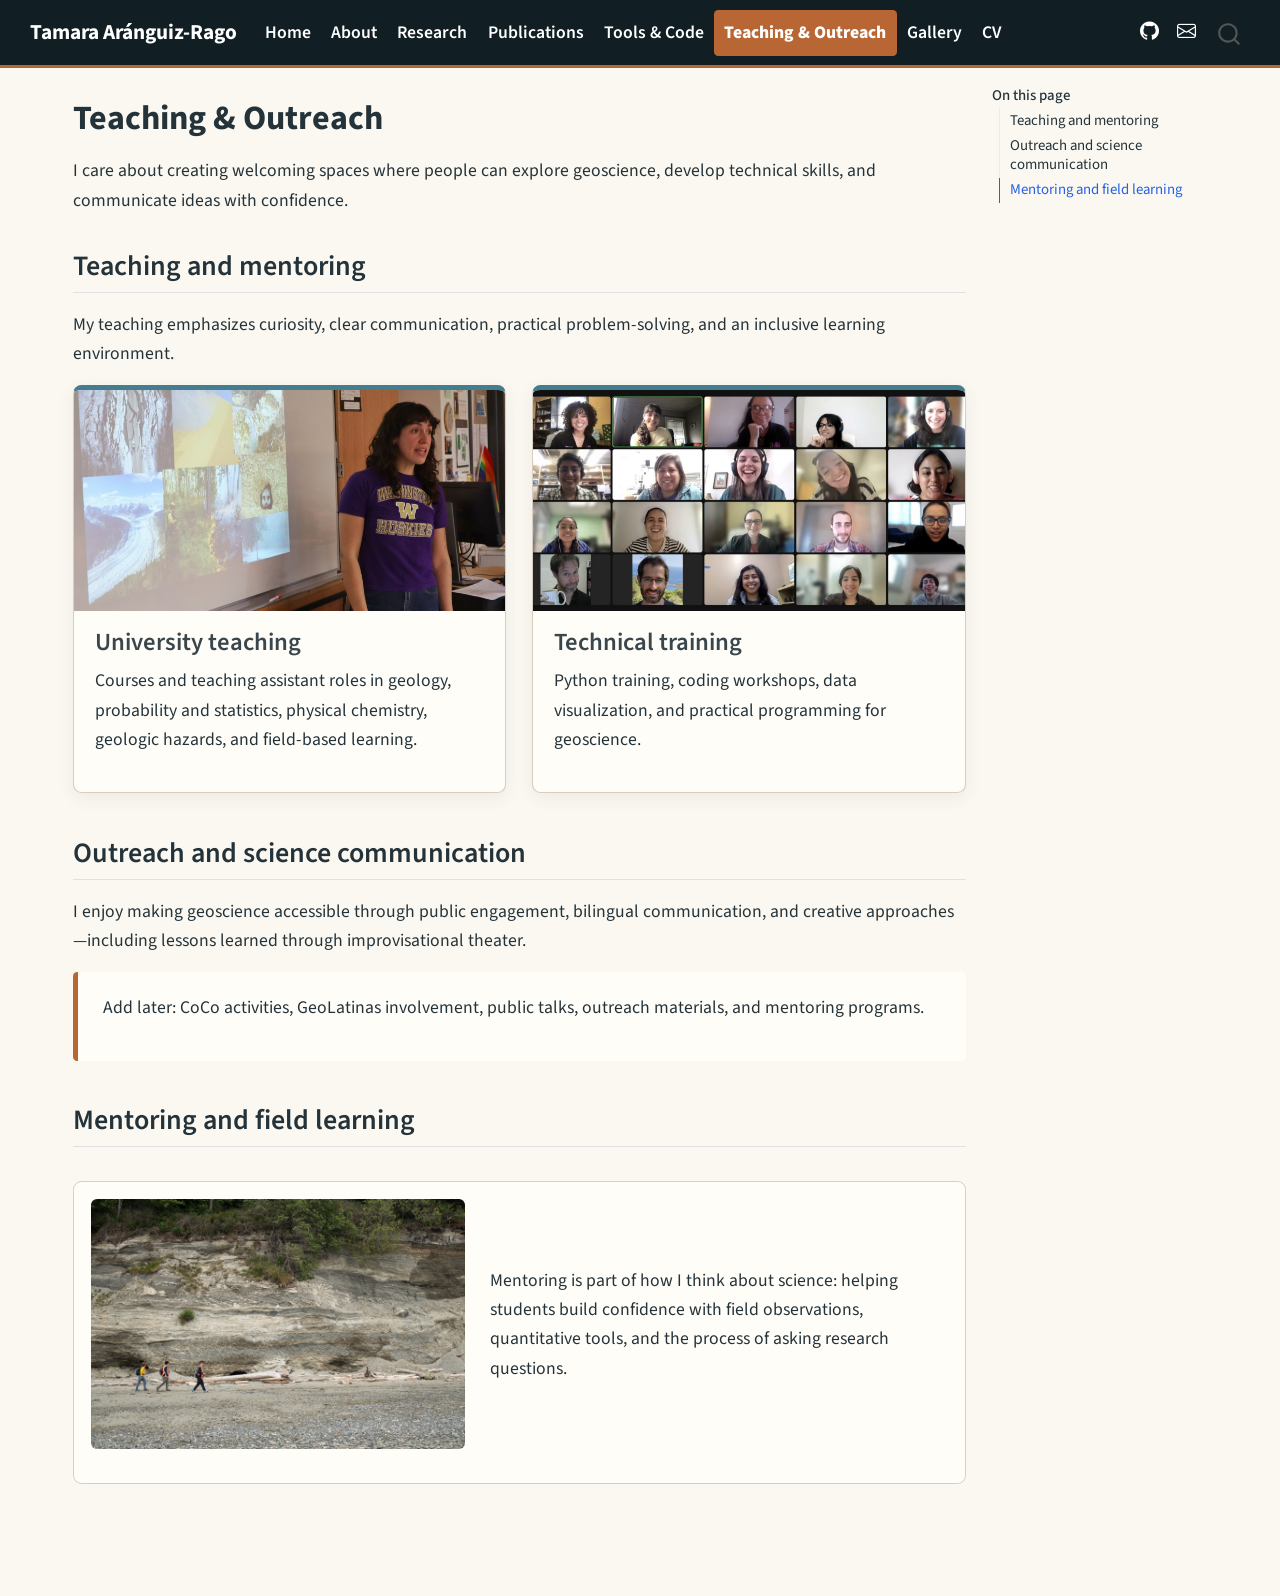
<file: docs/teaching-outreach.html>
<!DOCTYPE html>
<html xmlns="http://www.w3.org/1999/xhtml" lang="en" xml:lang="en"><head>

<meta charset="utf-8">
<meta name="generator" content="quarto-1.9.38">

<meta name="viewport" content="width=device-width, initial-scale=1.0, user-scalable=yes">


<title>Teaching &amp; Outreach – Tamara Aránguiz-Rago</title>
<style>
/* Default styles provided by pandoc.
** See https://pandoc.org/MANUAL.html#variables-for-html for config info.
*/
code{white-space: pre-wrap;}
span.smallcaps{font-variant: small-caps;}
div.columns{display: flex; gap: min(4vw, 1.5em);}
div.column{flex: auto; overflow-x: auto;}
div.hanging-indent{margin-left: 1.5em; text-indent: -1.5em;}
ul.task-list{list-style: none;}
ul.task-list li input[type="checkbox"] {
  width: 0.8em;
  margin: 0 0.8em 0.2em -1em; /* quarto-specific, see https://github.com/quarto-dev/quarto-cli/issues/4556 */ 
  vertical-align: middle;
}
</style>


<script src="site_libs/quarto-nav/quarto-nav.js"></script>
<script src="site_libs/quarto-nav/headroom.min.js"></script>
<script src="site_libs/clipboard/clipboard.min.js"></script>
<script src="site_libs/quarto-search/autocomplete.umd.js"></script>
<script src="site_libs/quarto-search/fuse.min.js"></script>
<script src="site_libs/quarto-search/quarto-search.js"></script>
<meta name="quarto:offset" content="./">
<script src="site_libs/quarto-html/quarto.js" type="module"></script>
<script src="site_libs/quarto-html/tabsets/tabsets.js" type="module"></script>
<script src="site_libs/quarto-html/popper.min.js"></script>
<script src="site_libs/quarto-html/tippy.umd.min.js"></script>
<script src="site_libs/quarto-html/anchor.min.js"></script>
<link href="site_libs/quarto-html/tippy.css" rel="stylesheet">
<link href="site_libs/quarto-html/quarto-syntax-highlighting-15634bcf2e68342d4ad2dfa704d543f6.css" rel="stylesheet" id="quarto-text-highlighting-styles">
<script src="site_libs/bootstrap/bootstrap.min.js"></script>
<link href="site_libs/bootstrap/bootstrap-icons.css" rel="stylesheet">
<link href="site_libs/bootstrap/bootstrap-158031087360bce0ff56dc785ce39e06.min.css" rel="stylesheet" append-hash="true" id="quarto-bootstrap" data-mode="light">
<script id="quarto-search-options" type="application/json">{
  "location": "navbar",
  "copy-button": false,
  "collapse-after": 3,
  "panel-placement": "end",
  "type": "overlay",
  "limit": 50,
  "keyboard-shortcut": [
    "f",
    "/",
    "s"
  ],
  "show-item-context": false,
  "language": {
    "search-no-results-text": "No results",
    "search-matching-documents-text": "matching documents",
    "search-copy-link-title": "Copy link to search",
    "search-hide-matches-text": "Hide additional matches",
    "search-more-match-text": "more match in this document",
    "search-more-matches-text": "more matches in this document",
    "search-clear-button-title": "Clear",
    "search-text-placeholder": "",
    "search-detached-cancel-button-title": "Cancel",
    "search-submit-button-title": "Submit",
    "search-label": "Search"
  }
}</script>


<link rel="stylesheet" href="styles.css">
</head>

<body class="nav-fixed quarto-light">

<div id="quarto-search-results"></div>
  <header id="quarto-header" class="headroom fixed-top">
    <nav class="navbar navbar-expand-lg " data-bs-theme="dark">
      <div class="navbar-container container-fluid">
      <div class="navbar-brand-container mx-auto">
    <a class="navbar-brand" href="./index.html">
    <span class="navbar-title">Tamara Aránguiz-Rago</span>
    </a>
  </div>
            <div id="quarto-search" class="" title="Search"></div>
          <button class="navbar-toggler" type="button" data-bs-toggle="collapse" data-bs-target="#navbarCollapse" aria-controls="navbarCollapse" role="menu" aria-expanded="false" aria-label="Toggle navigation" onclick="if (window.quartoToggleHeadroom) { window.quartoToggleHeadroom(); }">
  <span class="navbar-toggler-icon"></span>
</button>
          <div class="collapse navbar-collapse" id="navbarCollapse">
            <ul class="navbar-nav navbar-nav-scroll me-auto">
  <li class="nav-item">
    <a class="nav-link" href="./index.html"> 
<span class="menu-text">Home</span></a>
  </li>  
  <li class="nav-item">
    <a class="nav-link" href="./about.html"> 
<span class="menu-text">About</span></a>
  </li>  
  <li class="nav-item">
    <a class="nav-link" href="./research.html"> 
<span class="menu-text">Research</span></a>
  </li>  
  <li class="nav-item">
    <a class="nav-link" href="./publications.html"> 
<span class="menu-text">Publications</span></a>
  </li>  
  <li class="nav-item">
    <a class="nav-link" href="./tools.html"> 
<span class="menu-text">Tools &amp; Code</span></a>
  </li>  
  <li class="nav-item">
    <a class="nav-link active" href="./teaching-outreach.html" aria-current="page"> 
<span class="menu-text">Teaching &amp; Outreach</span></a>
  </li>  
  <li class="nav-item">
    <a class="nav-link" href="./gallery.html"> 
<span class="menu-text">Gallery</span></a>
  </li>  
  <li class="nav-item">
    <a class="nav-link" href="./cv.html"> 
<span class="menu-text">CV</span></a>
  </li>  
</ul>
            <ul class="navbar-nav navbar-nav-scroll ms-auto">
  <li class="nav-item compact">
    <a class="nav-link" href="https://github.com/taranguiz"> <i class="bi bi-github" role="img" aria-label="GitHub">
</i> 
<span class="menu-text"></span></a>
  </li>  
  <li class="nav-item compact">
    <a class="nav-link" href="mailto:tarangui@uw.edu"> <i class="bi bi-envelope" role="img" aria-label="Email">
</i> 
<span class="menu-text"></span></a>
  </li>  
</ul>
          </div> <!-- /navcollapse -->
            <div class="quarto-navbar-tools">
</div>
      </div> <!-- /container-fluid -->
    </nav>
</header>
<!-- content -->
<div id="quarto-content" class="quarto-container page-columns page-rows-contents page-layout-full page-navbar">
<!-- sidebar -->
<!-- margin-sidebar -->
    <div id="quarto-margin-sidebar" class="sidebar margin-sidebar">
        <nav id="TOC" role="doc-toc" class="toc-active">
    <h2 id="toc-title">On this page</h2>
   
  <ul>
  <li><a href="#teaching-and-mentoring" id="toc-teaching-and-mentoring" class="nav-link active" data-scroll-target="#teaching-and-mentoring">Teaching and mentoring</a></li>
  <li><a href="#outreach-and-science-communication" id="toc-outreach-and-science-communication" class="nav-link" data-scroll-target="#outreach-and-science-communication">Outreach and science communication</a></li>
  <li><a href="#mentoring-and-field-learning" id="toc-mentoring-and-field-learning" class="nav-link" data-scroll-target="#mentoring-and-field-learning">Mentoring and field learning</a></li>
  </ul>
</nav>
    </div>
<!-- main -->
<main class="content column-page-left" id="quarto-document-content">

<header id="title-block-header" class="quarto-title-block default">
<div class="quarto-title">
<h1 class="title">Teaching &amp; Outreach</h1>
</div>



<div class="quarto-title-meta column-page-left">

    
  
    
  </div>
  


</header>


<p>I care about creating welcoming spaces where people can explore geoscience, develop technical skills, and communicate ideas with confidence.</p>
<section id="teaching-and-mentoring" class="level2">
<h2 class="anchored" data-anchor-id="teaching-and-mentoring">Teaching and mentoring</h2>
<p>My teaching emphasizes curiosity, clear communication, practical problem-solving, and an inclusive learning environment.</p>
<div class="grid">
<div class="g-col-12 g-col-md-6">
<div class="info-card">
<p><img src="assets/img/web/outreach_seattle_school.jpg" class="card-image img-fluid" alt="Tamara teaching a landscape processes lesson in a classroom"></p>
<section id="university-teaching" class="level3">
<h3 class="anchored" data-anchor-id="university-teaching">University teaching</h3>
<p>Courses and teaching assistant roles in geology, probability and statistics, physical chemistry, geologic hazards, and field-based learning.</p>
</section>
</div>
</div>
<div class="g-col-12 g-col-md-6">
<div class="info-card">
<p><img src="assets/img/web/coco_code_tocommunicate.jpg" class="card-image img-fluid" alt="Online Code to Communicate workshop participants"></p>
<section id="technical-training" class="level3">
<h3 class="anchored" data-anchor-id="technical-training">Technical training</h3>
<p>Python training, coding workshops, data visualization, and practical programming for geoscience.</p>
</section>
</div>
</div>
</div>
</section>
<section id="outreach-and-science-communication" class="level2">
<h2 class="anchored" data-anchor-id="outreach-and-science-communication">Outreach and science communication</h2>
<p>I enjoy making geoscience accessible through public engagement, bilingual communication, and creative approaches—including lessons learned through improvisational theater.</p>
<div class="note-box">
<p>Add later: CoCo activities, GeoLatinas involvement, public talks, outreach materials, and mentoring programs.</p>
</div>
</section>
<section id="mentoring-and-field-learning" class="level2">
<h2 class="anchored" data-anchor-id="mentoring-and-field-learning">Mentoring and field learning</h2>
<div class="feature-row">
<div class="feature-image">
<p><img src="assets/img/web/undergrad_research.jpg" class="img-fluid" alt="Students and mentors walking along coastal bluffs during field learning"></p>
</div>
<div class="feature-copy">
<p>Mentoring is part of how I think about science: helping students build confidence with field observations, quantitative tools, and the process of asking research questions.</p>
</div>
</div>


</section>

</main> <!-- /main -->
<script id="quarto-html-after-body" type="application/javascript">
  window.document.addEventListener("DOMContentLoaded", function (event) {
    const icon = "";
    const anchorJS = new window.AnchorJS();
    anchorJS.options = {
      placement: 'right',
      icon: icon
    };
    anchorJS.add('.anchored');
    const isCodeAnnotation = (el) => {
      for (const clz of el.classList) {
        if (clz.startsWith('code-annotation-')) {                     
          return true;
        }
      }
      return false;
    }
    const onCopySuccess = function(e) {
      // button target
      const button = e.trigger;
      // don't keep focus
      button.blur();
      // flash "checked"
      button.classList.add('code-copy-button-checked');
      var currentTitle = button.getAttribute("title");
      button.setAttribute("title", "Copied!");
      let tooltip;
      if (window.bootstrap) {
        button.setAttribute("data-bs-toggle", "tooltip");
        button.setAttribute("data-bs-placement", "left");
        button.setAttribute("data-bs-title", "Copied!");
        tooltip = new bootstrap.Tooltip(button, 
          { trigger: "manual", 
            customClass: "code-copy-button-tooltip",
            offset: [0, -8]});
        tooltip.show();    
      }
      setTimeout(function() {
        if (tooltip) {
          tooltip.hide();
          button.removeAttribute("data-bs-title");
          button.removeAttribute("data-bs-toggle");
          button.removeAttribute("data-bs-placement");
        }
        button.setAttribute("title", currentTitle);
        button.classList.remove('code-copy-button-checked');
      }, 1000);
      // clear code selection
      e.clearSelection();
    }
    const getTextToCopy = function(trigger) {
      const outerScaffold = trigger.parentElement.cloneNode(true);
      const codeEl = outerScaffold.querySelector('code');
      for (const childEl of codeEl.children) {
        if (isCodeAnnotation(childEl)) {
          childEl.remove();
        }
      }
      return codeEl.innerText;
    }
    const clipboard = new window.ClipboardJS('.code-copy-button:not([data-in-quarto-modal])', {
      text: getTextToCopy
    });
    clipboard.on('success', onCopySuccess);
    if (window.document.getElementById('quarto-embedded-source-code-modal')) {
      const clipboardModal = new window.ClipboardJS('.code-copy-button[data-in-quarto-modal]', {
        text: getTextToCopy,
        container: window.document.getElementById('quarto-embedded-source-code-modal')
      });
      clipboardModal.on('success', onCopySuccess);
    }
      var localhostRegex = new RegExp(/^(?:http|https):\/\/localhost\:?[0-9]*\//);
      var mailtoRegex = new RegExp(/^mailto:/);
        var filterRegex = new RegExp('/' + window.location.host + '/');
      var isInternal = (href) => {
          return filterRegex.test(href) || localhostRegex.test(href) || mailtoRegex.test(href);
      }
      // Inspect non-navigation links and adorn them if external
     var links = window.document.querySelectorAll('a[href]:not(.nav-link):not(.navbar-brand):not(.toc-action):not(.sidebar-link):not(.sidebar-item-toggle):not(.pagination-link):not(.no-external):not([aria-hidden]):not(.dropdown-item):not(.quarto-navigation-tool):not(.about-link)');
      for (var i=0; i<links.length; i++) {
        const link = links[i];
        if (!isInternal(link.href)) {
          // undo the damage that might have been done by quarto-nav.js in the case of
          // links that we want to consider external
          if (link.dataset.originalHref !== undefined) {
            link.href = link.dataset.originalHref;
          }
        }
      }
    function tippyHover(el, contentFn, onTriggerFn, onUntriggerFn) {
      const config = {
        allowHTML: true,
        maxWidth: 500,
        delay: 100,
        arrow: false,
        appendTo: function(el) {
            return el.parentElement;
        },
        interactive: true,
        interactiveBorder: 10,
        theme: 'quarto',
        placement: 'bottom-start',
      };
      if (contentFn) {
        config.content = contentFn;
      }
      if (onTriggerFn) {
        config.onTrigger = onTriggerFn;
      }
      if (onUntriggerFn) {
        config.onUntrigger = onUntriggerFn;
      }
      window.tippy(el, config); 
    }
    const noterefs = window.document.querySelectorAll('a[role="doc-noteref"]');
    for (var i=0; i<noterefs.length; i++) {
      const ref = noterefs[i];
      tippyHover(ref, function() {
        // use id or data attribute instead here
        let href = ref.getAttribute('data-footnote-href') || ref.getAttribute('href');
        try { href = new URL(href).hash; } catch {}
        const id = href.replace(/^#\/?/, "");
        const note = window.document.getElementById(id);
        if (note) {
          return note.innerHTML;
        } else {
          return "";
        }
      });
    }
    const xrefs = window.document.querySelectorAll('a.quarto-xref');
    const processXRef = (id, note) => {
      // Strip column container classes
      const stripColumnClz = (el) => {
        el.classList.remove("page-full", "page-columns");
        if (el.children) {
          for (const child of el.children) {
            stripColumnClz(child);
          }
        }
      }
      stripColumnClz(note)
      if (id === null || id.startsWith('sec-')) {
        // Special case sections, only their first couple elements
        const container = document.createElement("div");
        if (note.children && note.children.length > 2) {
          container.appendChild(note.children[0].cloneNode(true));
          for (let i = 1; i < note.children.length; i++) {
            const child = note.children[i];
            if (child.tagName === "P" && child.innerText === "") {
              continue;
            } else {
              container.appendChild(child.cloneNode(true));
              break;
            }
          }
          if (window.Quarto?.typesetMath) {
            window.Quarto.typesetMath(container);
          }
          return container.innerHTML
        } else {
          if (window.Quarto?.typesetMath) {
            window.Quarto.typesetMath(note);
          }
          return note.innerHTML;
        }
      } else {
        // Remove any anchor links if they are present
        const anchorLink = note.querySelector('a.anchorjs-link');
        if (anchorLink) {
          anchorLink.remove();
        }
        if (window.Quarto?.typesetMath) {
          window.Quarto.typesetMath(note);
        }
        if (note.classList.contains("callout")) {
          return note.outerHTML;
        } else {
          return note.innerHTML;
        }
      }
    }
    for (var i=0; i<xrefs.length; i++) {
      const xref = xrefs[i];
      tippyHover(xref, undefined, function(instance) {
        instance.disable();
        let url = xref.getAttribute('href');
        let hash = undefined; 
        if (url.startsWith('#')) {
          hash = url;
        } else {
          try { hash = new URL(url).hash; } catch {}
        }
        if (hash) {
          const id = hash.replace(/^#\/?/, "");
          const note = window.document.getElementById(id);
          if (note !== null) {
            try {
              const html = processXRef(id, note.cloneNode(true));
              instance.setContent(html);
            } finally {
              instance.enable();
              instance.show();
            }
          } else {
            // See if we can fetch this
            fetch(url.split('#')[0])
            .then(res => res.text())
            .then(html => {
              const parser = new DOMParser();
              const htmlDoc = parser.parseFromString(html, "text/html");
              const note = htmlDoc.getElementById(id);
              if (note !== null) {
                const html = processXRef(id, note);
                instance.setContent(html);
              } 
            }).finally(() => {
              instance.enable();
              instance.show();
            });
          }
        } else {
          // See if we can fetch a full url (with no hash to target)
          // This is a special case and we should probably do some content thinning / targeting
          fetch(url)
          .then(res => res.text())
          .then(html => {
            const parser = new DOMParser();
            const htmlDoc = parser.parseFromString(html, "text/html");
            const note = htmlDoc.querySelector('main.content');
            if (note !== null) {
              // This should only happen for chapter cross references
              // (since there is no id in the URL)
              // remove the first header
              if (note.children.length > 0 && note.children[0].tagName === "HEADER") {
                note.children[0].remove();
              }
              const html = processXRef(null, note);
              instance.setContent(html);
            } 
          }).finally(() => {
            instance.enable();
            instance.show();
          });
        }
      }, function(instance) {
      });
    }
        let selectedAnnoteEl;
        const selectorForAnnotation = ( cell, annotation) => {
          let cellAttr = 'data-code-cell="' + cell + '"';
          let lineAttr = 'data-code-annotation="' +  annotation + '"';
          const selector = 'span[' + cellAttr + '][' + lineAttr + ']';
          return selector;
        }
        const selectCodeLines = (annoteEl) => {
          const doc = window.document;
          const targetCell = annoteEl.getAttribute("data-target-cell");
          const targetAnnotation = annoteEl.getAttribute("data-target-annotation");
          const annoteSpan = window.document.querySelector(selectorForAnnotation(targetCell, targetAnnotation));
          const lines = annoteSpan.getAttribute("data-code-lines").split(",");
          const lineIds = lines.map((line) => {
            return targetCell + "-" + line;
          })
          let top = null;
          let height = null;
          let parent = null;
          if (lineIds.length > 0) {
              //compute the position of the single el (top and bottom and make a div)
              const el = window.document.getElementById(lineIds[0]);
              top = el.offsetTop;
              height = el.offsetHeight;
              parent = el.parentElement.parentElement;
            if (lineIds.length > 1) {
              const lastEl = window.document.getElementById(lineIds[lineIds.length - 1]);
              const bottom = lastEl.offsetTop + lastEl.offsetHeight;
              height = bottom - top;
            }
            if (top !== null && height !== null && parent !== null) {
              // cook up a div (if necessary) and position it 
              let div = window.document.getElementById("code-annotation-line-highlight");
              if (div === null) {
                div = window.document.createElement("div");
                div.setAttribute("id", "code-annotation-line-highlight");
                div.style.position = 'absolute';
                parent.appendChild(div);
              }
              div.style.top = top - 2 + "px";
              div.style.height = height + 4 + "px";
              div.style.left = 0;
              let gutterDiv = window.document.getElementById("code-annotation-line-highlight-gutter");
              if (gutterDiv === null) {
                gutterDiv = window.document.createElement("div");
                gutterDiv.setAttribute("id", "code-annotation-line-highlight-gutter");
                gutterDiv.style.position = 'absolute';
                const codeCell = window.document.getElementById(targetCell);
                const gutter = codeCell.querySelector('.code-annotation-gutter');
                gutter.appendChild(gutterDiv);
              }
              gutterDiv.style.top = top - 2 + "px";
              gutterDiv.style.height = height + 4 + "px";
            }
            selectedAnnoteEl = annoteEl;
          }
        };
        const unselectCodeLines = () => {
          const elementsIds = ["code-annotation-line-highlight", "code-annotation-line-highlight-gutter"];
          elementsIds.forEach((elId) => {
            const div = window.document.getElementById(elId);
            if (div) {
              div.remove();
            }
          });
          selectedAnnoteEl = undefined;
        };
          // Handle positioning of the toggle
      window.addEventListener(
        "resize",
        throttle(() => {
          elRect = undefined;
          if (selectedAnnoteEl) {
            selectCodeLines(selectedAnnoteEl);
          }
        }, 10)
      );
      function throttle(fn, ms) {
      let throttle = false;
      let timer;
        return (...args) => {
          if(!throttle) { // first call gets through
              fn.apply(this, args);
              throttle = true;
          } else { // all the others get throttled
              if(timer) clearTimeout(timer); // cancel #2
              timer = setTimeout(() => {
                fn.apply(this, args);
                timer = throttle = false;
              }, ms);
          }
        };
      }
        // Attach click handler to the DT
        const annoteDls = window.document.querySelectorAll('dt[data-target-cell]');
        for (const annoteDlNode of annoteDls) {
          annoteDlNode.addEventListener('click', (event) => {
            const clickedEl = event.target;
            if (clickedEl !== selectedAnnoteEl) {
              unselectCodeLines();
              const activeEl = window.document.querySelector('dt[data-target-cell].code-annotation-active');
              if (activeEl) {
                activeEl.classList.remove('code-annotation-active');
              }
              selectCodeLines(clickedEl);
              clickedEl.classList.add('code-annotation-active');
            } else {
              // Unselect the line
              unselectCodeLines();
              clickedEl.classList.remove('code-annotation-active');
            }
          });
        }
    const findCites = (el) => {
      const parentEl = el.parentElement;
      if (parentEl) {
        const cites = parentEl.dataset.cites;
        if (cites) {
          return {
            el,
            cites: cites.split(' ')
          };
        } else {
          return findCites(el.parentElement)
        }
      } else {
        return undefined;
      }
    };
    var bibliorefs = window.document.querySelectorAll('a[role="doc-biblioref"]');
    for (var i=0; i<bibliorefs.length; i++) {
      const ref = bibliorefs[i];
      const citeInfo = findCites(ref);
      if (citeInfo) {
        tippyHover(citeInfo.el, function() {
          var popup = window.document.createElement('div');
          citeInfo.cites.forEach(function(cite) {
            var citeDiv = window.document.createElement('div');
            citeDiv.classList.add('hanging-indent');
            citeDiv.classList.add('csl-entry');
            var biblioDiv = window.document.getElementById('ref-' + cite);
            if (biblioDiv) {
              citeDiv.innerHTML = biblioDiv.innerHTML;
            }
            popup.appendChild(citeDiv);
          });
          return popup.innerHTML;
        });
      }
    }
  });
  </script>
</div> <!-- /content -->




</body></html>
</file>
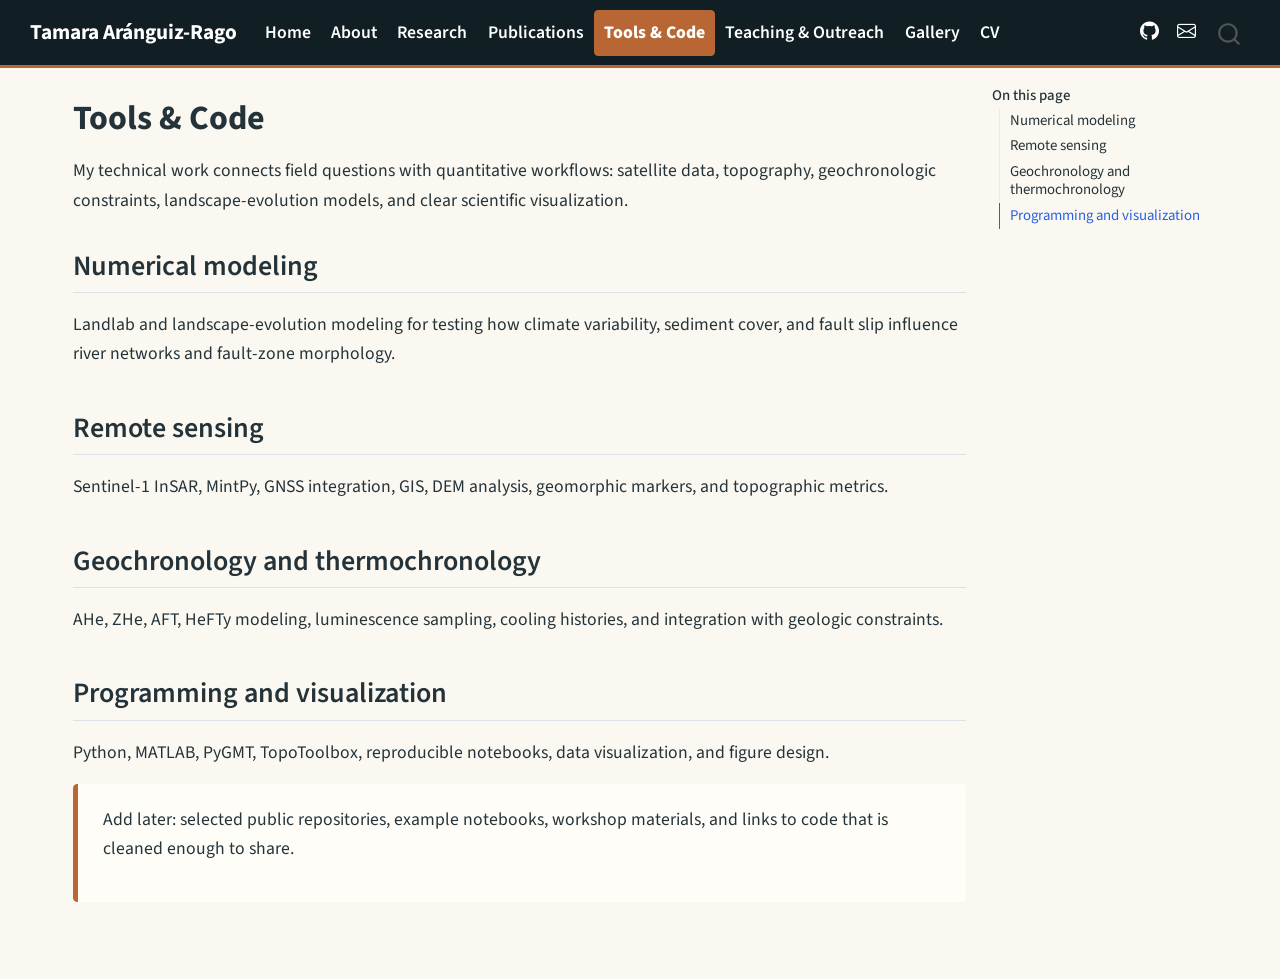
<file: docs/tools.html>
<!DOCTYPE html>
<html xmlns="http://www.w3.org/1999/xhtml" lang="en" xml:lang="en"><head>

<meta charset="utf-8">
<meta name="generator" content="quarto-1.9.38">

<meta name="viewport" content="width=device-width, initial-scale=1.0, user-scalable=yes">


<title>Tools &amp; Code – Tamara Aránguiz-Rago</title>
<style>
/* Default styles provided by pandoc.
** See https://pandoc.org/MANUAL.html#variables-for-html for config info.
*/
code{white-space: pre-wrap;}
span.smallcaps{font-variant: small-caps;}
div.columns{display: flex; gap: min(4vw, 1.5em);}
div.column{flex: auto; overflow-x: auto;}
div.hanging-indent{margin-left: 1.5em; text-indent: -1.5em;}
ul.task-list{list-style: none;}
ul.task-list li input[type="checkbox"] {
  width: 0.8em;
  margin: 0 0.8em 0.2em -1em; /* quarto-specific, see https://github.com/quarto-dev/quarto-cli/issues/4556 */ 
  vertical-align: middle;
}
</style>


<script src="site_libs/quarto-nav/quarto-nav.js"></script>
<script src="site_libs/quarto-nav/headroom.min.js"></script>
<script src="site_libs/clipboard/clipboard.min.js"></script>
<script src="site_libs/quarto-search/autocomplete.umd.js"></script>
<script src="site_libs/quarto-search/fuse.min.js"></script>
<script src="site_libs/quarto-search/quarto-search.js"></script>
<meta name="quarto:offset" content="./">
<script src="site_libs/quarto-html/quarto.js" type="module"></script>
<script src="site_libs/quarto-html/tabsets/tabsets.js" type="module"></script>
<script src="site_libs/quarto-html/popper.min.js"></script>
<script src="site_libs/quarto-html/tippy.umd.min.js"></script>
<script src="site_libs/quarto-html/anchor.min.js"></script>
<link href="site_libs/quarto-html/tippy.css" rel="stylesheet">
<link href="site_libs/quarto-html/quarto-syntax-highlighting-15634bcf2e68342d4ad2dfa704d543f6.css" rel="stylesheet" id="quarto-text-highlighting-styles">
<script src="site_libs/bootstrap/bootstrap.min.js"></script>
<link href="site_libs/bootstrap/bootstrap-icons.css" rel="stylesheet">
<link href="site_libs/bootstrap/bootstrap-158031087360bce0ff56dc785ce39e06.min.css" rel="stylesheet" append-hash="true" id="quarto-bootstrap" data-mode="light">
<script id="quarto-search-options" type="application/json">{
  "location": "navbar",
  "copy-button": false,
  "collapse-after": 3,
  "panel-placement": "end",
  "type": "overlay",
  "limit": 50,
  "keyboard-shortcut": [
    "f",
    "/",
    "s"
  ],
  "show-item-context": false,
  "language": {
    "search-no-results-text": "No results",
    "search-matching-documents-text": "matching documents",
    "search-copy-link-title": "Copy link to search",
    "search-hide-matches-text": "Hide additional matches",
    "search-more-match-text": "more match in this document",
    "search-more-matches-text": "more matches in this document",
    "search-clear-button-title": "Clear",
    "search-text-placeholder": "",
    "search-detached-cancel-button-title": "Cancel",
    "search-submit-button-title": "Submit",
    "search-label": "Search"
  }
}</script>


<link rel="stylesheet" href="styles.css">
</head>

<body class="nav-fixed quarto-light">

<div id="quarto-search-results"></div>
  <header id="quarto-header" class="headroom fixed-top">
    <nav class="navbar navbar-expand-lg " data-bs-theme="dark">
      <div class="navbar-container container-fluid">
      <div class="navbar-brand-container mx-auto">
    <a class="navbar-brand" href="./index.html">
    <span class="navbar-title">Tamara Aránguiz-Rago</span>
    </a>
  </div>
            <div id="quarto-search" class="" title="Search"></div>
          <button class="navbar-toggler" type="button" data-bs-toggle="collapse" data-bs-target="#navbarCollapse" aria-controls="navbarCollapse" role="menu" aria-expanded="false" aria-label="Toggle navigation" onclick="if (window.quartoToggleHeadroom) { window.quartoToggleHeadroom(); }">
  <span class="navbar-toggler-icon"></span>
</button>
          <div class="collapse navbar-collapse" id="navbarCollapse">
            <ul class="navbar-nav navbar-nav-scroll me-auto">
  <li class="nav-item">
    <a class="nav-link" href="./index.html"> 
<span class="menu-text">Home</span></a>
  </li>  
  <li class="nav-item">
    <a class="nav-link" href="./about.html"> 
<span class="menu-text">About</span></a>
  </li>  
  <li class="nav-item">
    <a class="nav-link" href="./research.html"> 
<span class="menu-text">Research</span></a>
  </li>  
  <li class="nav-item">
    <a class="nav-link" href="./publications.html"> 
<span class="menu-text">Publications</span></a>
  </li>  
  <li class="nav-item">
    <a class="nav-link active" href="./tools.html" aria-current="page"> 
<span class="menu-text">Tools &amp; Code</span></a>
  </li>  
  <li class="nav-item">
    <a class="nav-link" href="./teaching-outreach.html"> 
<span class="menu-text">Teaching &amp; Outreach</span></a>
  </li>  
  <li class="nav-item">
    <a class="nav-link" href="./gallery.html"> 
<span class="menu-text">Gallery</span></a>
  </li>  
  <li class="nav-item">
    <a class="nav-link" href="./cv.html"> 
<span class="menu-text">CV</span></a>
  </li>  
</ul>
            <ul class="navbar-nav navbar-nav-scroll ms-auto">
  <li class="nav-item compact">
    <a class="nav-link" href="https://github.com/taranguiz"> <i class="bi bi-github" role="img" aria-label="GitHub">
</i> 
<span class="menu-text"></span></a>
  </li>  
  <li class="nav-item compact">
    <a class="nav-link" href="mailto:tarangui@uw.edu"> <i class="bi bi-envelope" role="img" aria-label="Email">
</i> 
<span class="menu-text"></span></a>
  </li>  
</ul>
          </div> <!-- /navcollapse -->
            <div class="quarto-navbar-tools">
</div>
      </div> <!-- /container-fluid -->
    </nav>
</header>
<!-- content -->
<div id="quarto-content" class="quarto-container page-columns page-rows-contents page-layout-full page-navbar">
<!-- sidebar -->
<!-- margin-sidebar -->
    <div id="quarto-margin-sidebar" class="sidebar margin-sidebar">
        <nav id="TOC" role="doc-toc" class="toc-active">
    <h2 id="toc-title">On this page</h2>
   
  <ul>
  <li><a href="#numerical-modeling" id="toc-numerical-modeling" class="nav-link active" data-scroll-target="#numerical-modeling">Numerical modeling</a></li>
  <li><a href="#remote-sensing" id="toc-remote-sensing" class="nav-link" data-scroll-target="#remote-sensing">Remote sensing</a></li>
  <li><a href="#geochronology-and-thermochronology" id="toc-geochronology-and-thermochronology" class="nav-link" data-scroll-target="#geochronology-and-thermochronology">Geochronology and thermochronology</a></li>
  <li><a href="#programming-and-visualization" id="toc-programming-and-visualization" class="nav-link" data-scroll-target="#programming-and-visualization">Programming and visualization</a></li>
  </ul>
</nav>
    </div>
<!-- main -->
<main class="content column-page-left" id="quarto-document-content">

<header id="title-block-header" class="quarto-title-block default">
<div class="quarto-title">
<h1 class="title">Tools &amp; Code</h1>
</div>



<div class="quarto-title-meta column-page-left">

    
  
    
  </div>
  


</header>


<p>My technical work connects field questions with quantitative workflows: satellite data, topography, geochronologic constraints, landscape-evolution models, and clear scientific visualization.</p>
<section id="numerical-modeling" class="level2">
<h2 class="anchored" data-anchor-id="numerical-modeling">Numerical modeling</h2>
<p>Landlab and landscape-evolution modeling for testing how climate variability, sediment cover, and fault slip influence river networks and fault-zone morphology.</p>
</section>
<section id="remote-sensing" class="level2">
<h2 class="anchored" data-anchor-id="remote-sensing">Remote sensing</h2>
<p>Sentinel-1 InSAR, MintPy, GNSS integration, GIS, DEM analysis, geomorphic markers, and topographic metrics.</p>
</section>
<section id="geochronology-and-thermochronology" class="level2">
<h2 class="anchored" data-anchor-id="geochronology-and-thermochronology">Geochronology and thermochronology</h2>
<p>AHe, ZHe, AFT, HeFTy modeling, luminescence sampling, cooling histories, and integration with geologic constraints.</p>
</section>
<section id="programming-and-visualization" class="level2">
<h2 class="anchored" data-anchor-id="programming-and-visualization">Programming and visualization</h2>
<p>Python, MATLAB, PyGMT, TopoToolbox, reproducible notebooks, data visualization, and figure design.</p>
<div class="note-box">
<p>Add later: selected public repositories, example notebooks, workshop materials, and links to code that is cleaned enough to share.</p>
</div>


</section>

</main> <!-- /main -->
<script id="quarto-html-after-body" type="application/javascript">
  window.document.addEventListener("DOMContentLoaded", function (event) {
    const icon = "";
    const anchorJS = new window.AnchorJS();
    anchorJS.options = {
      placement: 'right',
      icon: icon
    };
    anchorJS.add('.anchored');
    const isCodeAnnotation = (el) => {
      for (const clz of el.classList) {
        if (clz.startsWith('code-annotation-')) {                     
          return true;
        }
      }
      return false;
    }
    const onCopySuccess = function(e) {
      // button target
      const button = e.trigger;
      // don't keep focus
      button.blur();
      // flash "checked"
      button.classList.add('code-copy-button-checked');
      var currentTitle = button.getAttribute("title");
      button.setAttribute("title", "Copied!");
      let tooltip;
      if (window.bootstrap) {
        button.setAttribute("data-bs-toggle", "tooltip");
        button.setAttribute("data-bs-placement", "left");
        button.setAttribute("data-bs-title", "Copied!");
        tooltip = new bootstrap.Tooltip(button, 
          { trigger: "manual", 
            customClass: "code-copy-button-tooltip",
            offset: [0, -8]});
        tooltip.show();    
      }
      setTimeout(function() {
        if (tooltip) {
          tooltip.hide();
          button.removeAttribute("data-bs-title");
          button.removeAttribute("data-bs-toggle");
          button.removeAttribute("data-bs-placement");
        }
        button.setAttribute("title", currentTitle);
        button.classList.remove('code-copy-button-checked');
      }, 1000);
      // clear code selection
      e.clearSelection();
    }
    const getTextToCopy = function(trigger) {
      const outerScaffold = trigger.parentElement.cloneNode(true);
      const codeEl = outerScaffold.querySelector('code');
      for (const childEl of codeEl.children) {
        if (isCodeAnnotation(childEl)) {
          childEl.remove();
        }
      }
      return codeEl.innerText;
    }
    const clipboard = new window.ClipboardJS('.code-copy-button:not([data-in-quarto-modal])', {
      text: getTextToCopy
    });
    clipboard.on('success', onCopySuccess);
    if (window.document.getElementById('quarto-embedded-source-code-modal')) {
      const clipboardModal = new window.ClipboardJS('.code-copy-button[data-in-quarto-modal]', {
        text: getTextToCopy,
        container: window.document.getElementById('quarto-embedded-source-code-modal')
      });
      clipboardModal.on('success', onCopySuccess);
    }
      var localhostRegex = new RegExp(/^(?:http|https):\/\/localhost\:?[0-9]*\//);
      var mailtoRegex = new RegExp(/^mailto:/);
        var filterRegex = new RegExp('/' + window.location.host + '/');
      var isInternal = (href) => {
          return filterRegex.test(href) || localhostRegex.test(href) || mailtoRegex.test(href);
      }
      // Inspect non-navigation links and adorn them if external
     var links = window.document.querySelectorAll('a[href]:not(.nav-link):not(.navbar-brand):not(.toc-action):not(.sidebar-link):not(.sidebar-item-toggle):not(.pagination-link):not(.no-external):not([aria-hidden]):not(.dropdown-item):not(.quarto-navigation-tool):not(.about-link)');
      for (var i=0; i<links.length; i++) {
        const link = links[i];
        if (!isInternal(link.href)) {
          // undo the damage that might have been done by quarto-nav.js in the case of
          // links that we want to consider external
          if (link.dataset.originalHref !== undefined) {
            link.href = link.dataset.originalHref;
          }
        }
      }
    function tippyHover(el, contentFn, onTriggerFn, onUntriggerFn) {
      const config = {
        allowHTML: true,
        maxWidth: 500,
        delay: 100,
        arrow: false,
        appendTo: function(el) {
            return el.parentElement;
        },
        interactive: true,
        interactiveBorder: 10,
        theme: 'quarto',
        placement: 'bottom-start',
      };
      if (contentFn) {
        config.content = contentFn;
      }
      if (onTriggerFn) {
        config.onTrigger = onTriggerFn;
      }
      if (onUntriggerFn) {
        config.onUntrigger = onUntriggerFn;
      }
      window.tippy(el, config); 
    }
    const noterefs = window.document.querySelectorAll('a[role="doc-noteref"]');
    for (var i=0; i<noterefs.length; i++) {
      const ref = noterefs[i];
      tippyHover(ref, function() {
        // use id or data attribute instead here
        let href = ref.getAttribute('data-footnote-href') || ref.getAttribute('href');
        try { href = new URL(href).hash; } catch {}
        const id = href.replace(/^#\/?/, "");
        const note = window.document.getElementById(id);
        if (note) {
          return note.innerHTML;
        } else {
          return "";
        }
      });
    }
    const xrefs = window.document.querySelectorAll('a.quarto-xref');
    const processXRef = (id, note) => {
      // Strip column container classes
      const stripColumnClz = (el) => {
        el.classList.remove("page-full", "page-columns");
        if (el.children) {
          for (const child of el.children) {
            stripColumnClz(child);
          }
        }
      }
      stripColumnClz(note)
      if (id === null || id.startsWith('sec-')) {
        // Special case sections, only their first couple elements
        const container = document.createElement("div");
        if (note.children && note.children.length > 2) {
          container.appendChild(note.children[0].cloneNode(true));
          for (let i = 1; i < note.children.length; i++) {
            const child = note.children[i];
            if (child.tagName === "P" && child.innerText === "") {
              continue;
            } else {
              container.appendChild(child.cloneNode(true));
              break;
            }
          }
          if (window.Quarto?.typesetMath) {
            window.Quarto.typesetMath(container);
          }
          return container.innerHTML
        } else {
          if (window.Quarto?.typesetMath) {
            window.Quarto.typesetMath(note);
          }
          return note.innerHTML;
        }
      } else {
        // Remove any anchor links if they are present
        const anchorLink = note.querySelector('a.anchorjs-link');
        if (anchorLink) {
          anchorLink.remove();
        }
        if (window.Quarto?.typesetMath) {
          window.Quarto.typesetMath(note);
        }
        if (note.classList.contains("callout")) {
          return note.outerHTML;
        } else {
          return note.innerHTML;
        }
      }
    }
    for (var i=0; i<xrefs.length; i++) {
      const xref = xrefs[i];
      tippyHover(xref, undefined, function(instance) {
        instance.disable();
        let url = xref.getAttribute('href');
        let hash = undefined; 
        if (url.startsWith('#')) {
          hash = url;
        } else {
          try { hash = new URL(url).hash; } catch {}
        }
        if (hash) {
          const id = hash.replace(/^#\/?/, "");
          const note = window.document.getElementById(id);
          if (note !== null) {
            try {
              const html = processXRef(id, note.cloneNode(true));
              instance.setContent(html);
            } finally {
              instance.enable();
              instance.show();
            }
          } else {
            // See if we can fetch this
            fetch(url.split('#')[0])
            .then(res => res.text())
            .then(html => {
              const parser = new DOMParser();
              const htmlDoc = parser.parseFromString(html, "text/html");
              const note = htmlDoc.getElementById(id);
              if (note !== null) {
                const html = processXRef(id, note);
                instance.setContent(html);
              } 
            }).finally(() => {
              instance.enable();
              instance.show();
            });
          }
        } else {
          // See if we can fetch a full url (with no hash to target)
          // This is a special case and we should probably do some content thinning / targeting
          fetch(url)
          .then(res => res.text())
          .then(html => {
            const parser = new DOMParser();
            const htmlDoc = parser.parseFromString(html, "text/html");
            const note = htmlDoc.querySelector('main.content');
            if (note !== null) {
              // This should only happen for chapter cross references
              // (since there is no id in the URL)
              // remove the first header
              if (note.children.length > 0 && note.children[0].tagName === "HEADER") {
                note.children[0].remove();
              }
              const html = processXRef(null, note);
              instance.setContent(html);
            } 
          }).finally(() => {
            instance.enable();
            instance.show();
          });
        }
      }, function(instance) {
      });
    }
        let selectedAnnoteEl;
        const selectorForAnnotation = ( cell, annotation) => {
          let cellAttr = 'data-code-cell="' + cell + '"';
          let lineAttr = 'data-code-annotation="' +  annotation + '"';
          const selector = 'span[' + cellAttr + '][' + lineAttr + ']';
          return selector;
        }
        const selectCodeLines = (annoteEl) => {
          const doc = window.document;
          const targetCell = annoteEl.getAttribute("data-target-cell");
          const targetAnnotation = annoteEl.getAttribute("data-target-annotation");
          const annoteSpan = window.document.querySelector(selectorForAnnotation(targetCell, targetAnnotation));
          const lines = annoteSpan.getAttribute("data-code-lines").split(",");
          const lineIds = lines.map((line) => {
            return targetCell + "-" + line;
          })
          let top = null;
          let height = null;
          let parent = null;
          if (lineIds.length > 0) {
              //compute the position of the single el (top and bottom and make a div)
              const el = window.document.getElementById(lineIds[0]);
              top = el.offsetTop;
              height = el.offsetHeight;
              parent = el.parentElement.parentElement;
            if (lineIds.length > 1) {
              const lastEl = window.document.getElementById(lineIds[lineIds.length - 1]);
              const bottom = lastEl.offsetTop + lastEl.offsetHeight;
              height = bottom - top;
            }
            if (top !== null && height !== null && parent !== null) {
              // cook up a div (if necessary) and position it 
              let div = window.document.getElementById("code-annotation-line-highlight");
              if (div === null) {
                div = window.document.createElement("div");
                div.setAttribute("id", "code-annotation-line-highlight");
                div.style.position = 'absolute';
                parent.appendChild(div);
              }
              div.style.top = top - 2 + "px";
              div.style.height = height + 4 + "px";
              div.style.left = 0;
              let gutterDiv = window.document.getElementById("code-annotation-line-highlight-gutter");
              if (gutterDiv === null) {
                gutterDiv = window.document.createElement("div");
                gutterDiv.setAttribute("id", "code-annotation-line-highlight-gutter");
                gutterDiv.style.position = 'absolute';
                const codeCell = window.document.getElementById(targetCell);
                const gutter = codeCell.querySelector('.code-annotation-gutter');
                gutter.appendChild(gutterDiv);
              }
              gutterDiv.style.top = top - 2 + "px";
              gutterDiv.style.height = height + 4 + "px";
            }
            selectedAnnoteEl = annoteEl;
          }
        };
        const unselectCodeLines = () => {
          const elementsIds = ["code-annotation-line-highlight", "code-annotation-line-highlight-gutter"];
          elementsIds.forEach((elId) => {
            const div = window.document.getElementById(elId);
            if (div) {
              div.remove();
            }
          });
          selectedAnnoteEl = undefined;
        };
          // Handle positioning of the toggle
      window.addEventListener(
        "resize",
        throttle(() => {
          elRect = undefined;
          if (selectedAnnoteEl) {
            selectCodeLines(selectedAnnoteEl);
          }
        }, 10)
      );
      function throttle(fn, ms) {
      let throttle = false;
      let timer;
        return (...args) => {
          if(!throttle) { // first call gets through
              fn.apply(this, args);
              throttle = true;
          } else { // all the others get throttled
              if(timer) clearTimeout(timer); // cancel #2
              timer = setTimeout(() => {
                fn.apply(this, args);
                timer = throttle = false;
              }, ms);
          }
        };
      }
        // Attach click handler to the DT
        const annoteDls = window.document.querySelectorAll('dt[data-target-cell]');
        for (const annoteDlNode of annoteDls) {
          annoteDlNode.addEventListener('click', (event) => {
            const clickedEl = event.target;
            if (clickedEl !== selectedAnnoteEl) {
              unselectCodeLines();
              const activeEl = window.document.querySelector('dt[data-target-cell].code-annotation-active');
              if (activeEl) {
                activeEl.classList.remove('code-annotation-active');
              }
              selectCodeLines(clickedEl);
              clickedEl.classList.add('code-annotation-active');
            } else {
              // Unselect the line
              unselectCodeLines();
              clickedEl.classList.remove('code-annotation-active');
            }
          });
        }
    const findCites = (el) => {
      const parentEl = el.parentElement;
      if (parentEl) {
        const cites = parentEl.dataset.cites;
        if (cites) {
          return {
            el,
            cites: cites.split(' ')
          };
        } else {
          return findCites(el.parentElement)
        }
      } else {
        return undefined;
      }
    };
    var bibliorefs = window.document.querySelectorAll('a[role="doc-biblioref"]');
    for (var i=0; i<bibliorefs.length; i++) {
      const ref = bibliorefs[i];
      const citeInfo = findCites(ref);
      if (citeInfo) {
        tippyHover(citeInfo.el, function() {
          var popup = window.document.createElement('div');
          citeInfo.cites.forEach(function(cite) {
            var citeDiv = window.document.createElement('div');
            citeDiv.classList.add('hanging-indent');
            citeDiv.classList.add('csl-entry');
            var biblioDiv = window.document.getElementById('ref-' + cite);
            if (biblioDiv) {
              citeDiv.innerHTML = biblioDiv.innerHTML;
            }
            popup.appendChild(citeDiv);
          });
          return popup.innerHTML;
        });
      }
    }
  });
  </script>
</div> <!-- /content -->




</body></html>
</file>
<file: docs/site_libs/quarto-html/tippy.css>
.tippy-box[data-animation=fade][data-state=hidden]{opacity:0}[data-tippy-root]{max-width:calc(100vw - 10px)}.tippy-box{position:relative;background-color:#333;color:#fff;border-radius:4px;font-size:14px;line-height:1.4;white-space:normal;outline:0;transition-property:transform,visibility,opacity}.tippy-box[data-placement^=top]>.tippy-arrow{bottom:0}.tippy-box[data-placement^=top]>.tippy-arrow:before{bottom:-7px;left:0;border-width:8px 8px 0;border-top-color:initial;transform-origin:center top}.tippy-box[data-placement^=bottom]>.tippy-arrow{top:0}.tippy-box[data-placement^=bottom]>.tippy-arrow:before{top:-7px;left:0;border-width:0 8px 8px;border-bottom-color:initial;transform-origin:center bottom}.tippy-box[data-placement^=left]>.tippy-arrow{right:0}.tippy-box[data-placement^=left]>.tippy-arrow:before{border-width:8px 0 8px 8px;border-left-color:initial;right:-7px;transform-origin:center left}.tippy-box[data-placement^=right]>.tippy-arrow{left:0}.tippy-box[data-placement^=right]>.tippy-arrow:before{left:-7px;border-width:8px 8px 8px 0;border-right-color:initial;transform-origin:center right}.tippy-box[data-inertia][data-state=visible]{transition-timing-function:cubic-bezier(.54,1.5,.38,1.11)}.tippy-arrow{width:16px;height:16px;color:#333}.tippy-arrow:before{content:"";position:absolute;border-color:transparent;border-style:solid}.tippy-content{position:relative;padding:5px 9px;z-index:1}
</file>
<file: docs/site_libs/quarto-html/quarto-syntax-highlighting-15634bcf2e68342d4ad2dfa704d543f6.css>
/* quarto syntax highlight colors */
:root {
  --quarto-hl-ot-color: #003B4F;
  --quarto-hl-at-color: #657422;
  --quarto-hl-ss-color: #20794D;
  --quarto-hl-an-color: #5E5E5E;
  --quarto-hl-fu-color: #4758AB;
  --quarto-hl-st-color: #20794D;
  --quarto-hl-cf-color: #003B4F;
  --quarto-hl-op-color: #5E5E5E;
  --quarto-hl-er-color: #AD0000;
  --quarto-hl-bn-color: #AD0000;
  --quarto-hl-al-color: #AD0000;
  --quarto-hl-va-color: #111111;
  --quarto-hl-bu-color: inherit;
  --quarto-hl-ex-color: inherit;
  --quarto-hl-pp-color: #AD0000;
  --quarto-hl-in-color: #5E5E5E;
  --quarto-hl-vs-color: #20794D;
  --quarto-hl-wa-color: #5E5E5E;
  --quarto-hl-do-color: #5E5E5E;
  --quarto-hl-im-color: #00769E;
  --quarto-hl-ch-color: #20794D;
  --quarto-hl-dt-color: #AD0000;
  --quarto-hl-fl-color: #AD0000;
  --quarto-hl-co-color: #5E5E5E;
  --quarto-hl-cv-color: #5E5E5E;
  --quarto-hl-cn-color: #8f5902;
  --quarto-hl-sc-color: #5E5E5E;
  --quarto-hl-dv-color: #AD0000;
  --quarto-hl-kw-color: #003B4F;
}

/* other quarto variables */
:root {
  --quarto-font-monospace: SFMono-Regular, Menlo, Monaco, Consolas, "Liberation Mono", "Courier New", monospace;
}

/* syntax highlight based on Pandoc's rules */
pre > code.sourceCode > span {
  color: #003B4F;
}

code.sourceCode > span {
  color: #003B4F;
}

div.sourceCode,
div.sourceCode pre.sourceCode {
  color: #003B4F;
}

/* Normal */
code span {
  color: #003B4F;
}

/* Alert */
code span.al {
  color: #AD0000;
  font-style: inherit;
}

/* Annotation */
code span.an {
  color: #5E5E5E;
  font-style: inherit;
}

/* Attribute */
code span.at {
  color: #657422;
  font-style: inherit;
}

/* BaseN */
code span.bn {
  color: #AD0000;
  font-style: inherit;
}

/* BuiltIn */
code span.bu {
  font-style: inherit;
}

/* ControlFlow */
code span.cf {
  color: #003B4F;
  font-weight: bold;
  font-style: inherit;
}

/* Char */
code span.ch {
  color: #20794D;
  font-style: inherit;
}

/* Constant */
code span.cn {
  color: #8f5902;
  font-style: inherit;
}

/* Comment */
code span.co {
  color: #5E5E5E;
  font-style: inherit;
}

/* CommentVar */
code span.cv {
  color: #5E5E5E;
  font-style: italic;
}

/* Documentation */
code span.do {
  color: #5E5E5E;
  font-style: italic;
}

/* DataType */
code span.dt {
  color: #AD0000;
  font-style: inherit;
}

/* DecVal */
code span.dv {
  color: #AD0000;
  font-style: inherit;
}

/* Error */
code span.er {
  color: #AD0000;
  font-style: inherit;
}

/* Extension */
code span.ex {
  font-style: inherit;
}

/* Float */
code span.fl {
  color: #AD0000;
  font-style: inherit;
}

/* Function */
code span.fu {
  color: #4758AB;
  font-style: inherit;
}

/* Import */
code span.im {
  color: #00769E;
  font-style: inherit;
}

/* Information */
code span.in {
  color: #5E5E5E;
  font-style: inherit;
}

/* Keyword */
code span.kw {
  color: #003B4F;
  font-weight: bold;
  font-style: inherit;
}

/* Operator */
code span.op {
  color: #5E5E5E;
  font-style: inherit;
}

/* Other */
code span.ot {
  color: #003B4F;
  font-style: inherit;
}

/* Preprocessor */
code span.pp {
  color: #AD0000;
  font-style: inherit;
}

/* SpecialChar */
code span.sc {
  color: #5E5E5E;
  font-style: inherit;
}

/* SpecialString */
code span.ss {
  color: #20794D;
  font-style: inherit;
}

/* String */
code span.st {
  color: #20794D;
  font-style: inherit;
}

/* Variable */
code span.va {
  color: #111111;
  font-style: inherit;
}

/* VerbatimString */
code span.vs {
  color: #20794D;
  font-style: inherit;
}

/* Warning */
code span.wa {
  color: #5E5E5E;
  font-style: italic;
}

.prevent-inlining {
  content: "</";
}

/*# sourceMappingURL=f23921c56f73e400b49028c9186a1aa0.css.map */
</file>
<file: docs/styles.css>
:root {
  --off-white: #fbf8f1;
  --paper: #fffdf8;
  --ochre: #b86734;
  --clay: #7a4c3a;
  --slate: #24333a;
  --glacier: #437d8f;
  --moss: #5e6f58;
  --sand: #eadcc7;
  --border: #d8cdbf;
}

body {
  background: var(--off-white);
  color: var(--slate);
  font-size: 1.04rem;
  line-height: 1.65;
}

.navbar {
  background: #111f24 !important;
  border-bottom: 0.22rem solid var(--ochre);
}

.navbar .navbar-brand,
.navbar .navbar-title,
.navbar .navbar-nav .nav-link,
.navbar .navbar-nav .nav-link.show,
.navbar .quarto-navbar-tools .quarto-navigation-tool {
  color: #ffffff !important;
}

.navbar .navbar-brand,
.navbar .navbar-title {
  font-weight: 700;
}

.navbar .navbar-nav .nav-link {
  border-radius: 0.25rem;
  color: #ffffff !important;
  font-weight: 600;
  opacity: 1;
}

.navbar .navbar-nav .nav-link:hover,
.navbar .navbar-nav .nav-link:focus,
.navbar .quarto-navbar-tools .quarto-navigation-tool:hover,
.navbar .quarto-navbar-tools .quarto-navigation-tool:focus {
  background: rgb(255 255 255 / 14%);
  color: #ffe2b8 !important;
  opacity: 1;
}

.navbar .navbar-nav .nav-link.active {
  background: var(--ochre);
  color: #ffffff !important;
  font-weight: 800;
}

.navbar-toggler {
  border-color: rgb(255 248 234 / 60%);
}

.navbar-toggler-icon {
  filter: invert(1) brightness(1.8);
}

h1,
h2,
h3 {
  color: var(--slate);
}

h2 {
  margin-top: 2.5rem;
}

a {
  color: #2f6f83;
}

a:hover {
  color: var(--ochre);
}

.quarto-title-block .title {
  font-weight: 700;
}

.home-hero {
  min-height: 28rem;
  display: flex;
  align-items: end;
  margin: 0.5rem 0 1.25rem;
  padding: clamp(1.5rem, 5vw, 4rem);
  border-radius: 0.5rem;
  background:
    linear-gradient(90deg, rgb(24 38 43 / 88%), rgb(24 38 43 / 58%), rgb(24 38 43 / 15%)),
    url("assets/img/web/salar_grande_fault.jpg") center / cover;
  color: #fff;
}

.hero-copy {
  max-width: 48rem;
}

.hero-copy h2 {
  margin: 0 0 1rem;
  color: #fff;
  font-size: clamp(2rem, 5vw, 4rem);
  line-height: 1.05;
}

.hero-copy p {
  max-width: 42rem;
  font-size: 1.12rem;
}

.hero-copy .btn {
  margin: 0.75rem 0.5rem 0 0;
  border-radius: 0.25rem;
}

.hero-copy .btn-primary {
  border-color: var(--ochre);
  background: var(--ochre);
}

.caption {
  max-width: 72rem;
  margin: -0.5rem 0 1.5rem;
  color: #657176;
  font-size: 0.9rem;
}

.intro-strip,
.research-feature,
.note-box {
  padding: 1.25rem 1.5rem;
  border-left: 0.35rem solid var(--ochre);
  border-radius: 0.25rem;
  background: var(--paper);
}

.research-card,
.info-card,
.publication-card,
.gallery-placeholder {
  overflow: hidden;
  height: 100%;
  padding: 1.25rem;
  border: 1px solid var(--border);
  border-top: 0.3rem solid var(--glacier);
  border-radius: 0.5rem;
  background: var(--paper);
  box-shadow: 0 0.3rem 1rem rgb(36 51 58 / 7%);
}

.card-image,
.gallery-image {
  width: calc(100% + 2.5rem);
  max-width: none;
  height: 13rem;
  margin: -1.25rem -1.25rem 1rem;
  object-fit: cover;
  display: block;
}

.gallery-image {
  height: 15rem;
}

.research-card h3,
.info-card h3,
.publication-card h3,
.gallery-placeholder h3 {
  margin-top: 0;
}

.method-list,
.task-list {
  padding: 1rem 1.25rem;
  border: 1px solid var(--border);
  border-radius: 0.5rem;
  background: #f3f7f4;
}

.gallery-grid {
  display: grid;
  grid-template-columns: repeat(2, minmax(0, 1fr));
  gap: 1rem;
}

.feature-row {
  display: grid;
  grid-template-columns: minmax(0, 0.9fr) minmax(0, 1.1fr);
  gap: 1.5rem;
  align-items: center;
  margin: 2rem 0;
  padding: 1rem;
  border: 1px solid var(--border);
  border-radius: 0.5rem;
  background: var(--paper);
}

.feature-image img {
  width: 100%;
  max-height: 28rem;
  object-fit: cover;
  border-radius: 0.35rem;
}

.feature-copy h3 {
  margin-top: 0;
}

@media (max-width: 768px) {
  .home-hero {
    min-height: 32rem;
    padding: 1.25rem;
    background:
      linear-gradient(0deg, rgb(24 38 43 / 90%), rgb(24 38 43 / 35%)),
      url("assets/img/web/salar_grande_fault.jpg") center / cover;
  }

  .hero-copy h2 {
    font-size: 2.15rem;
  }

  .gallery-grid {
    grid-template-columns: 1fr;
  }

  .feature-row {
    grid-template-columns: 1fr;
  }
}
</file>
